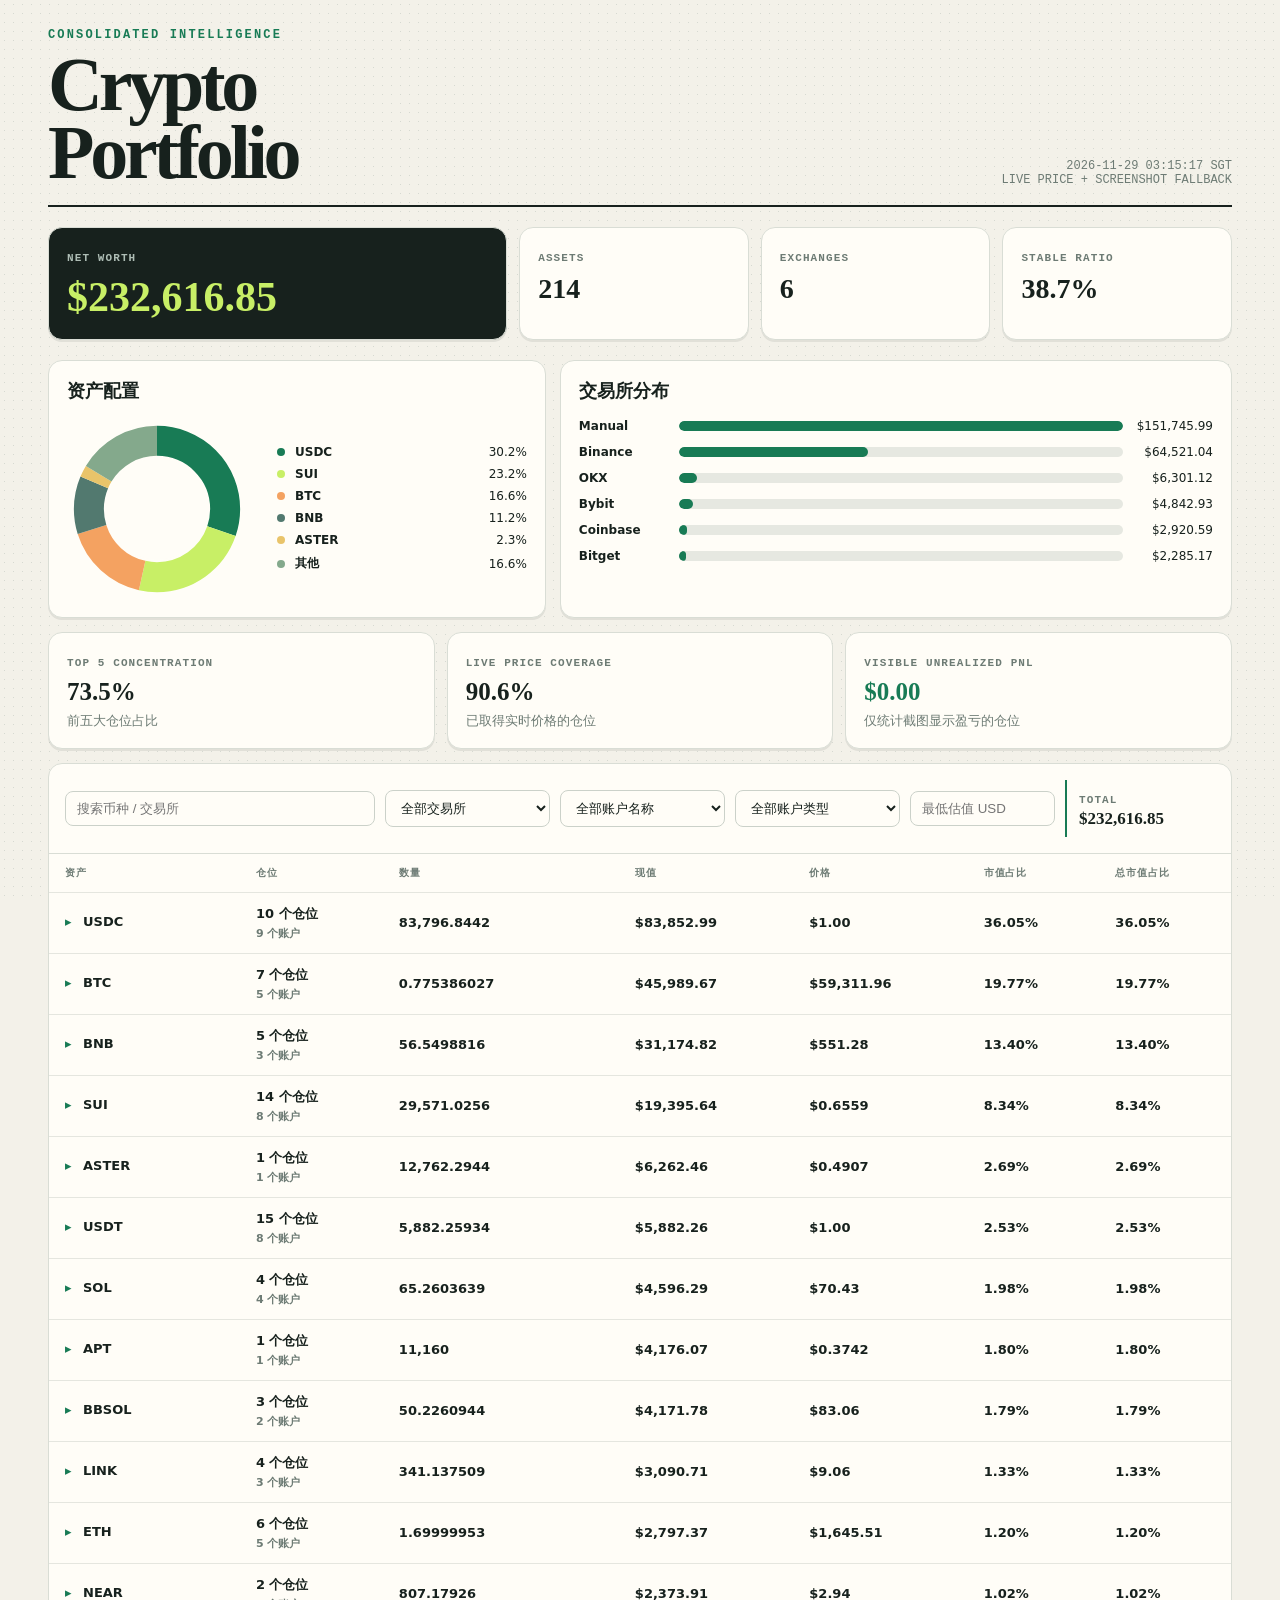
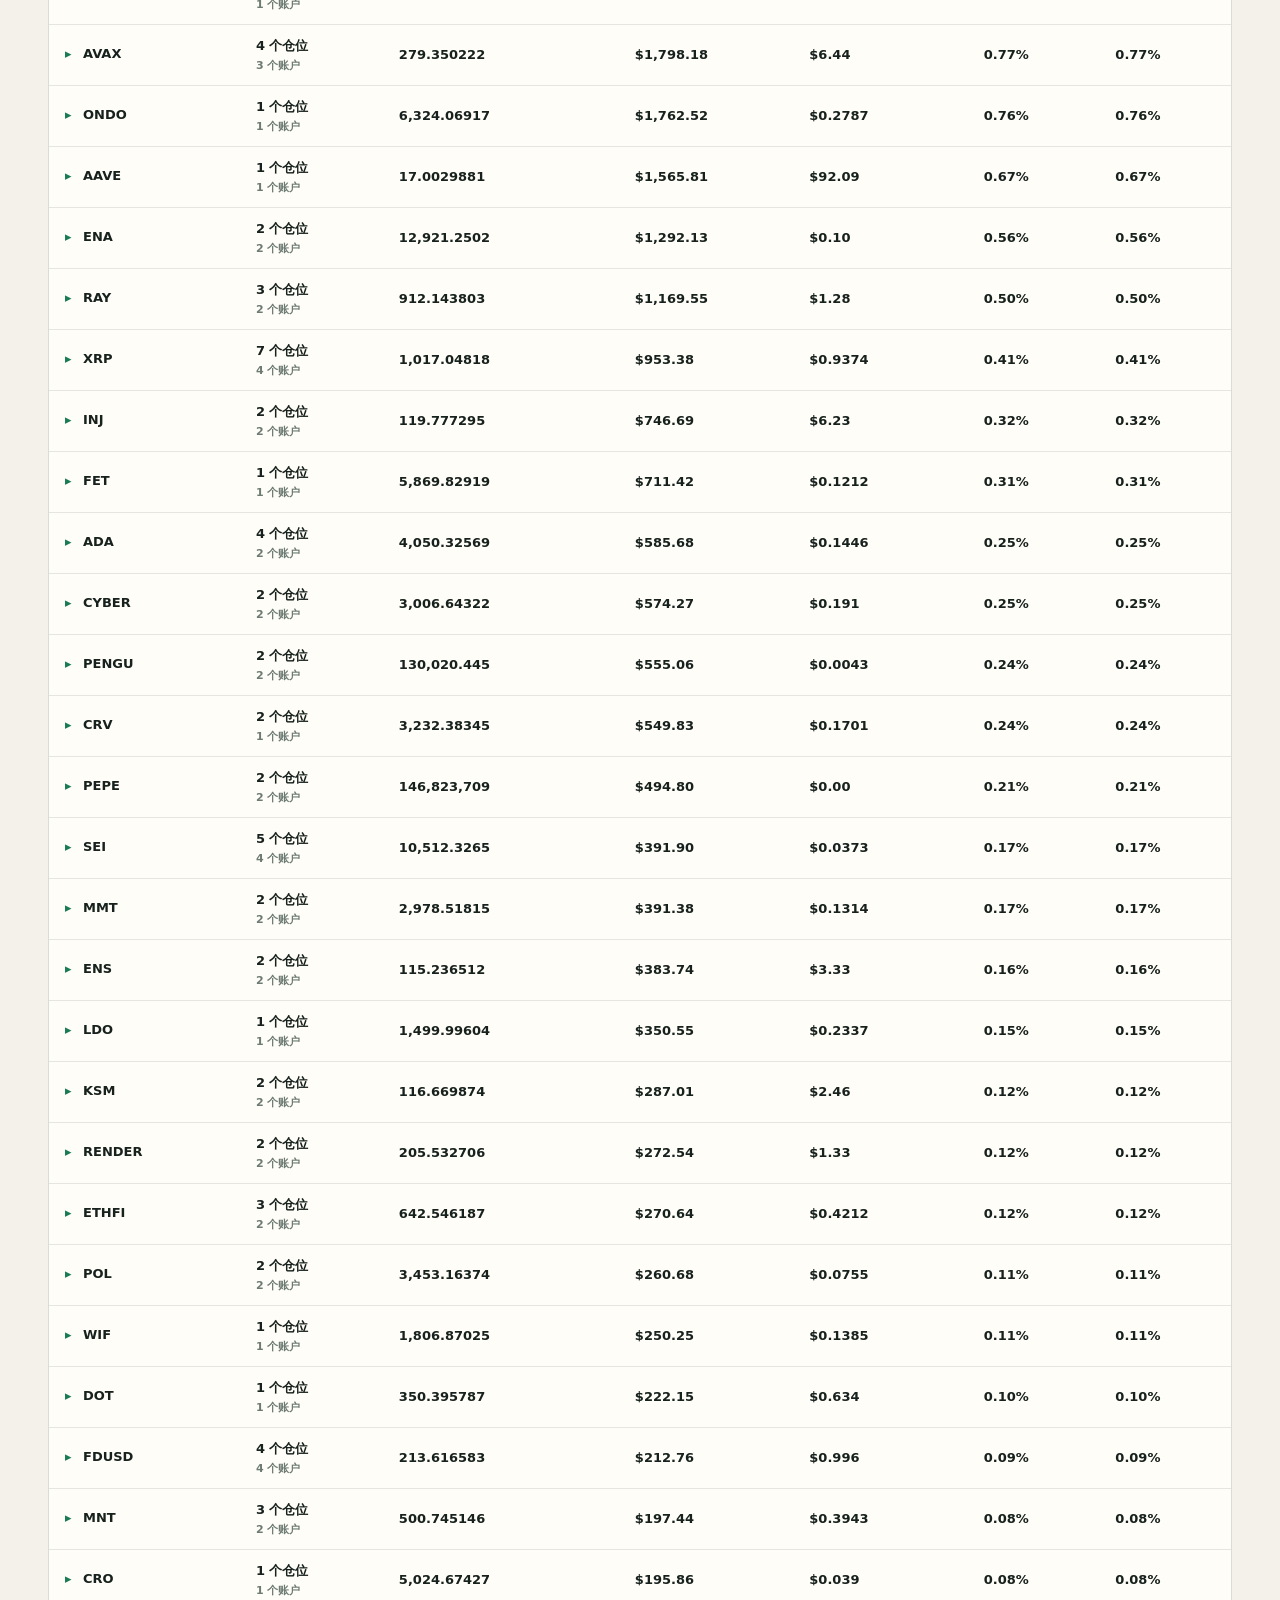
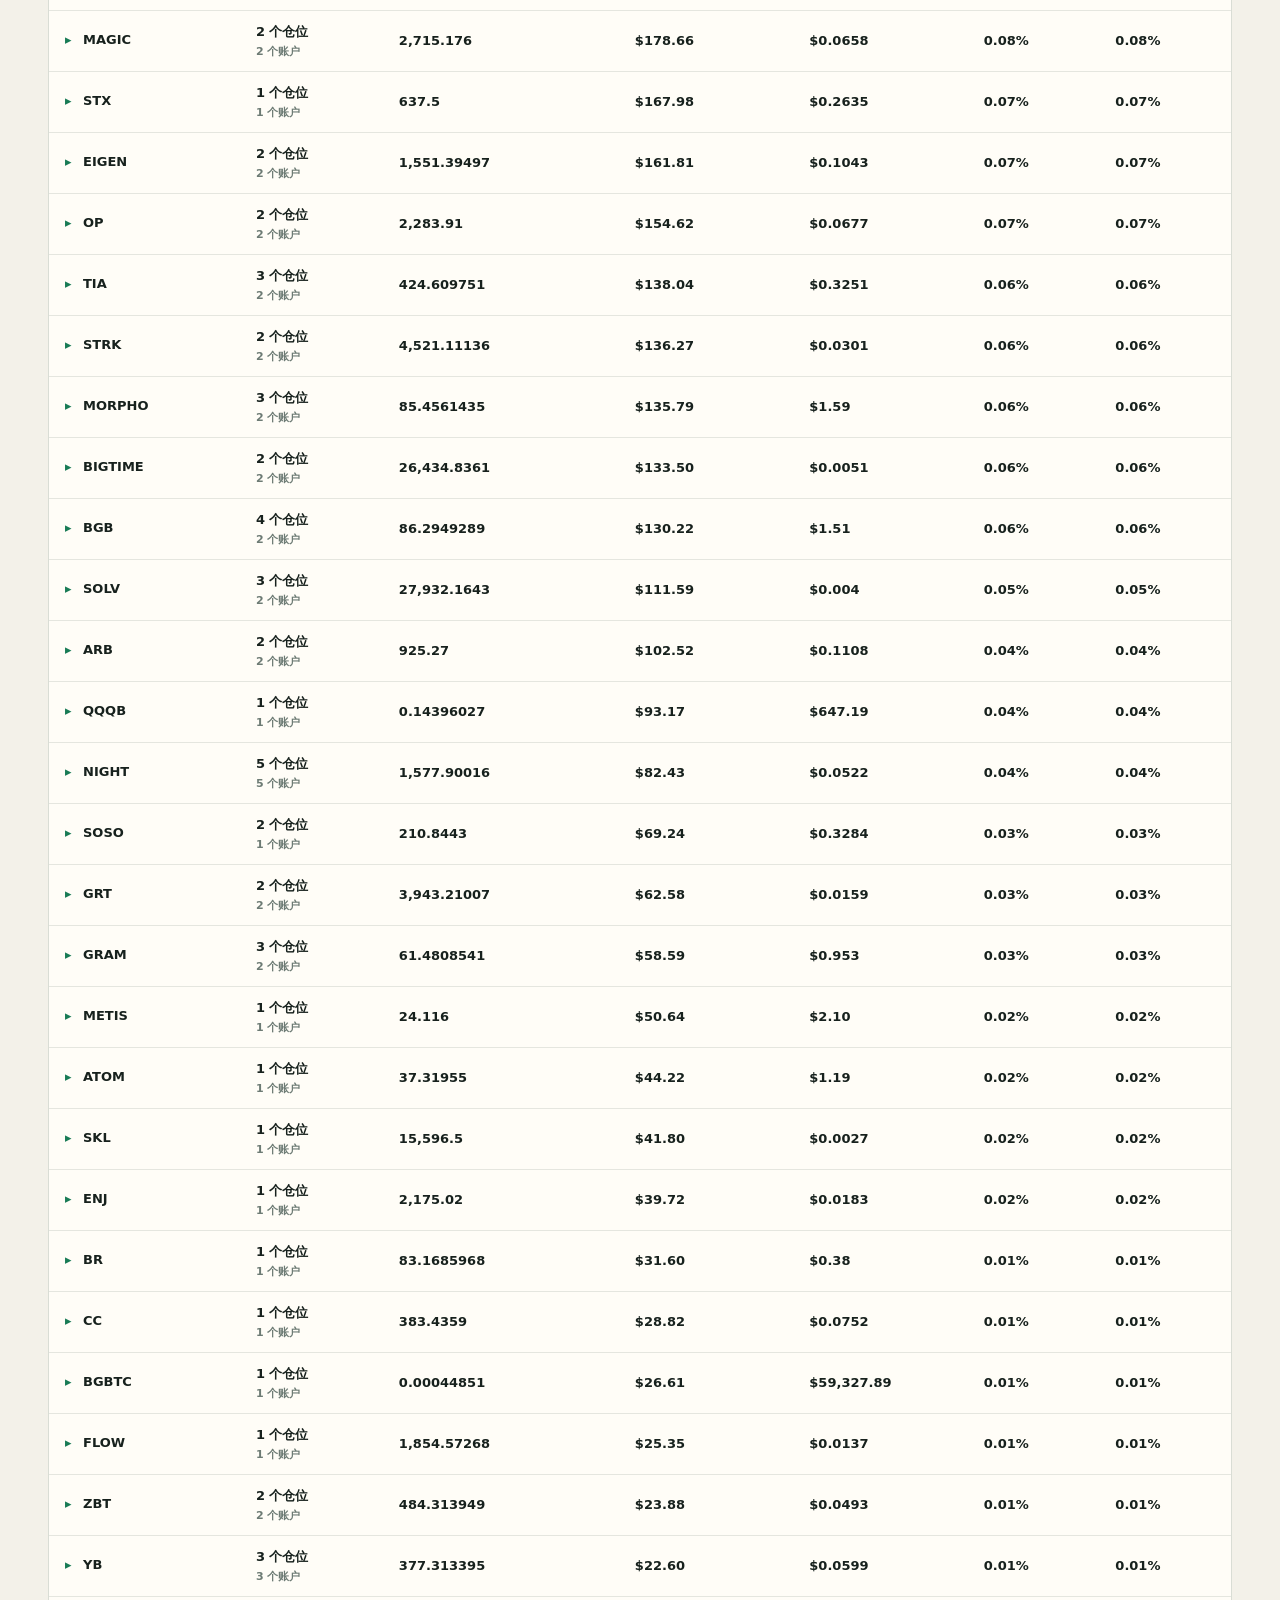
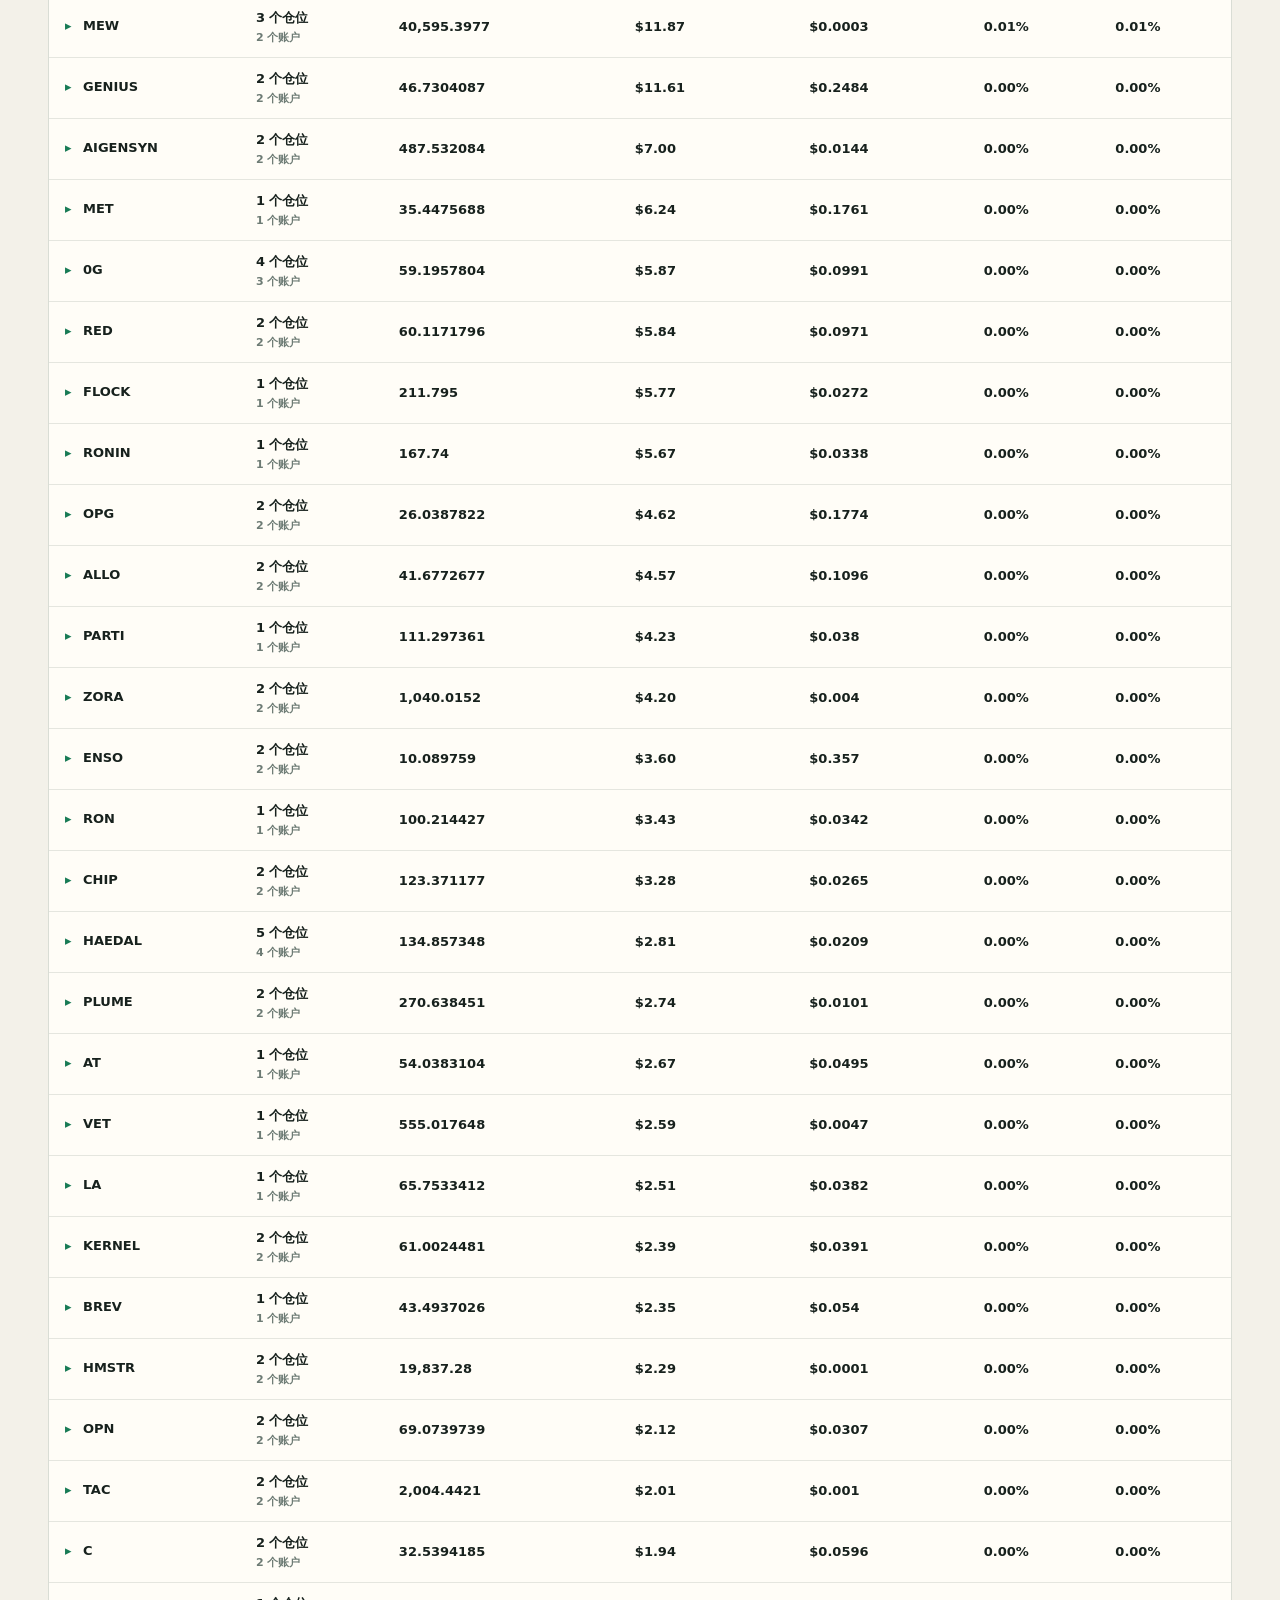
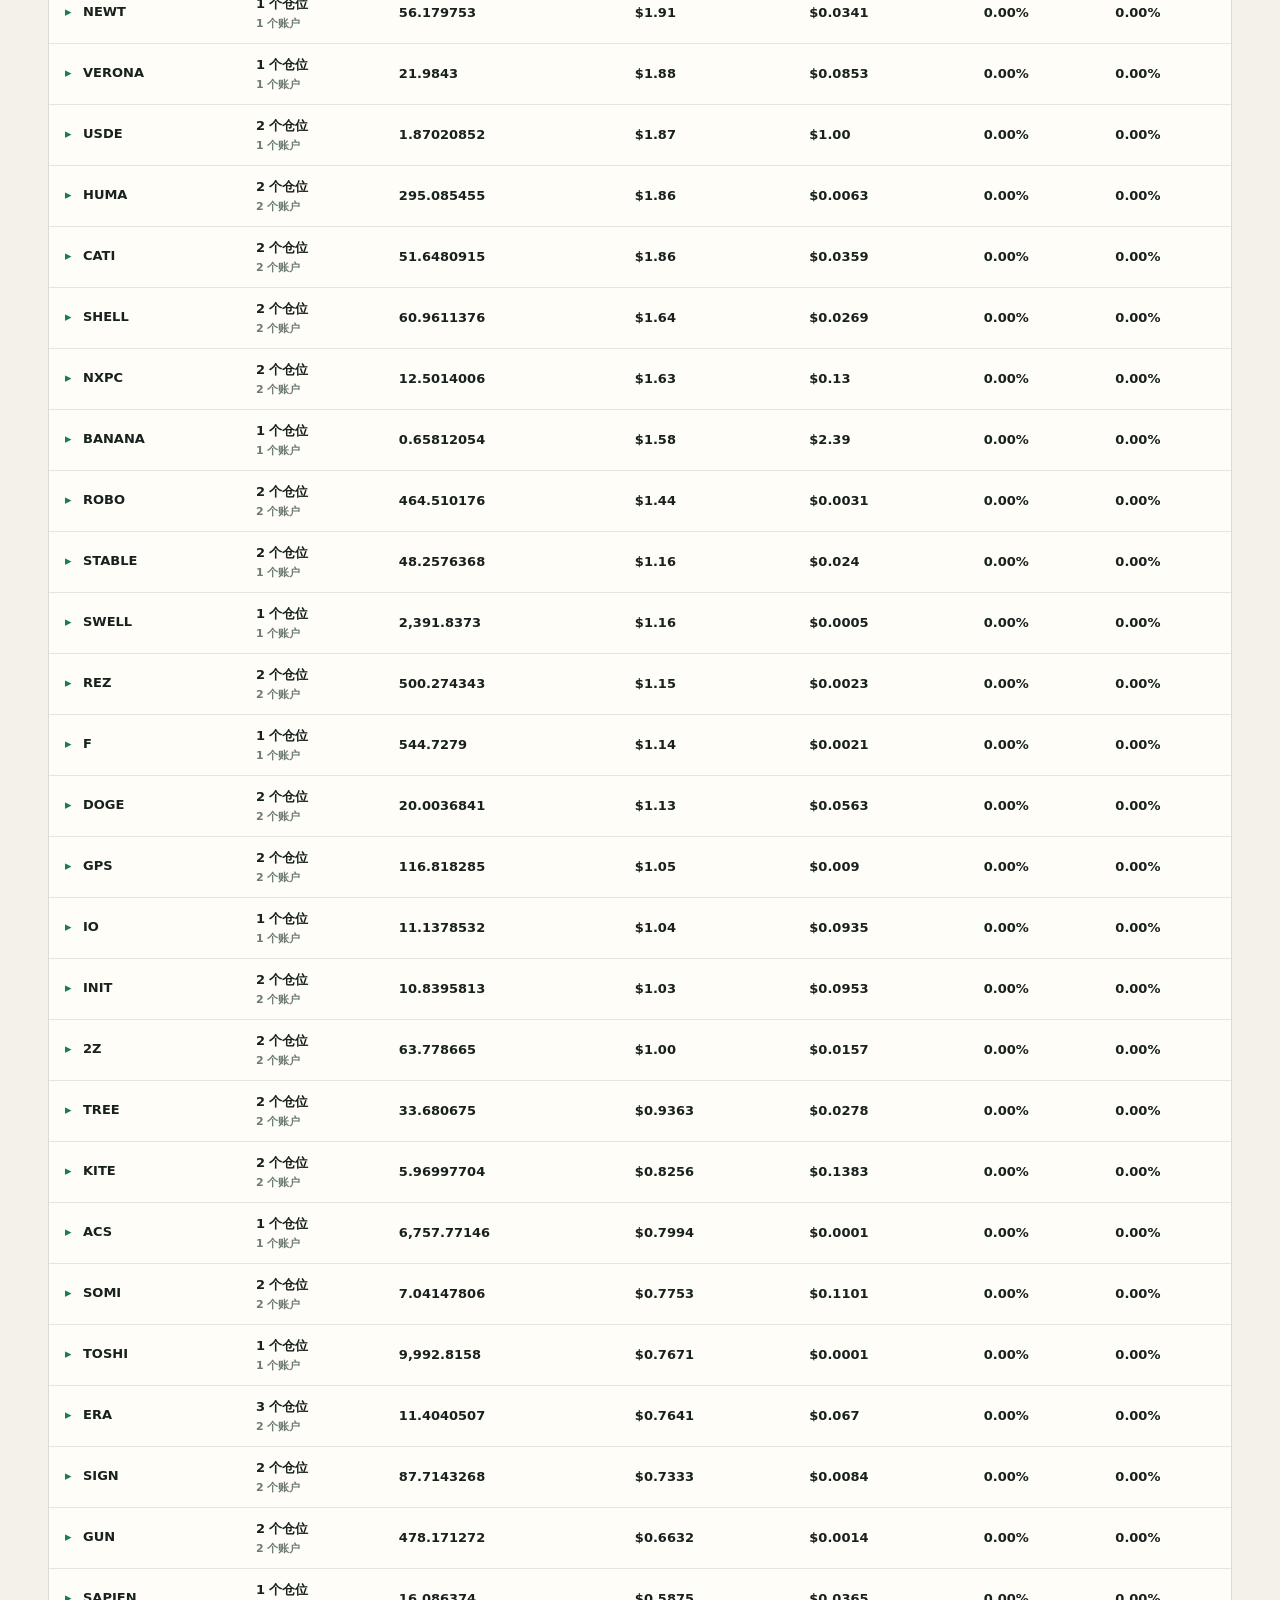
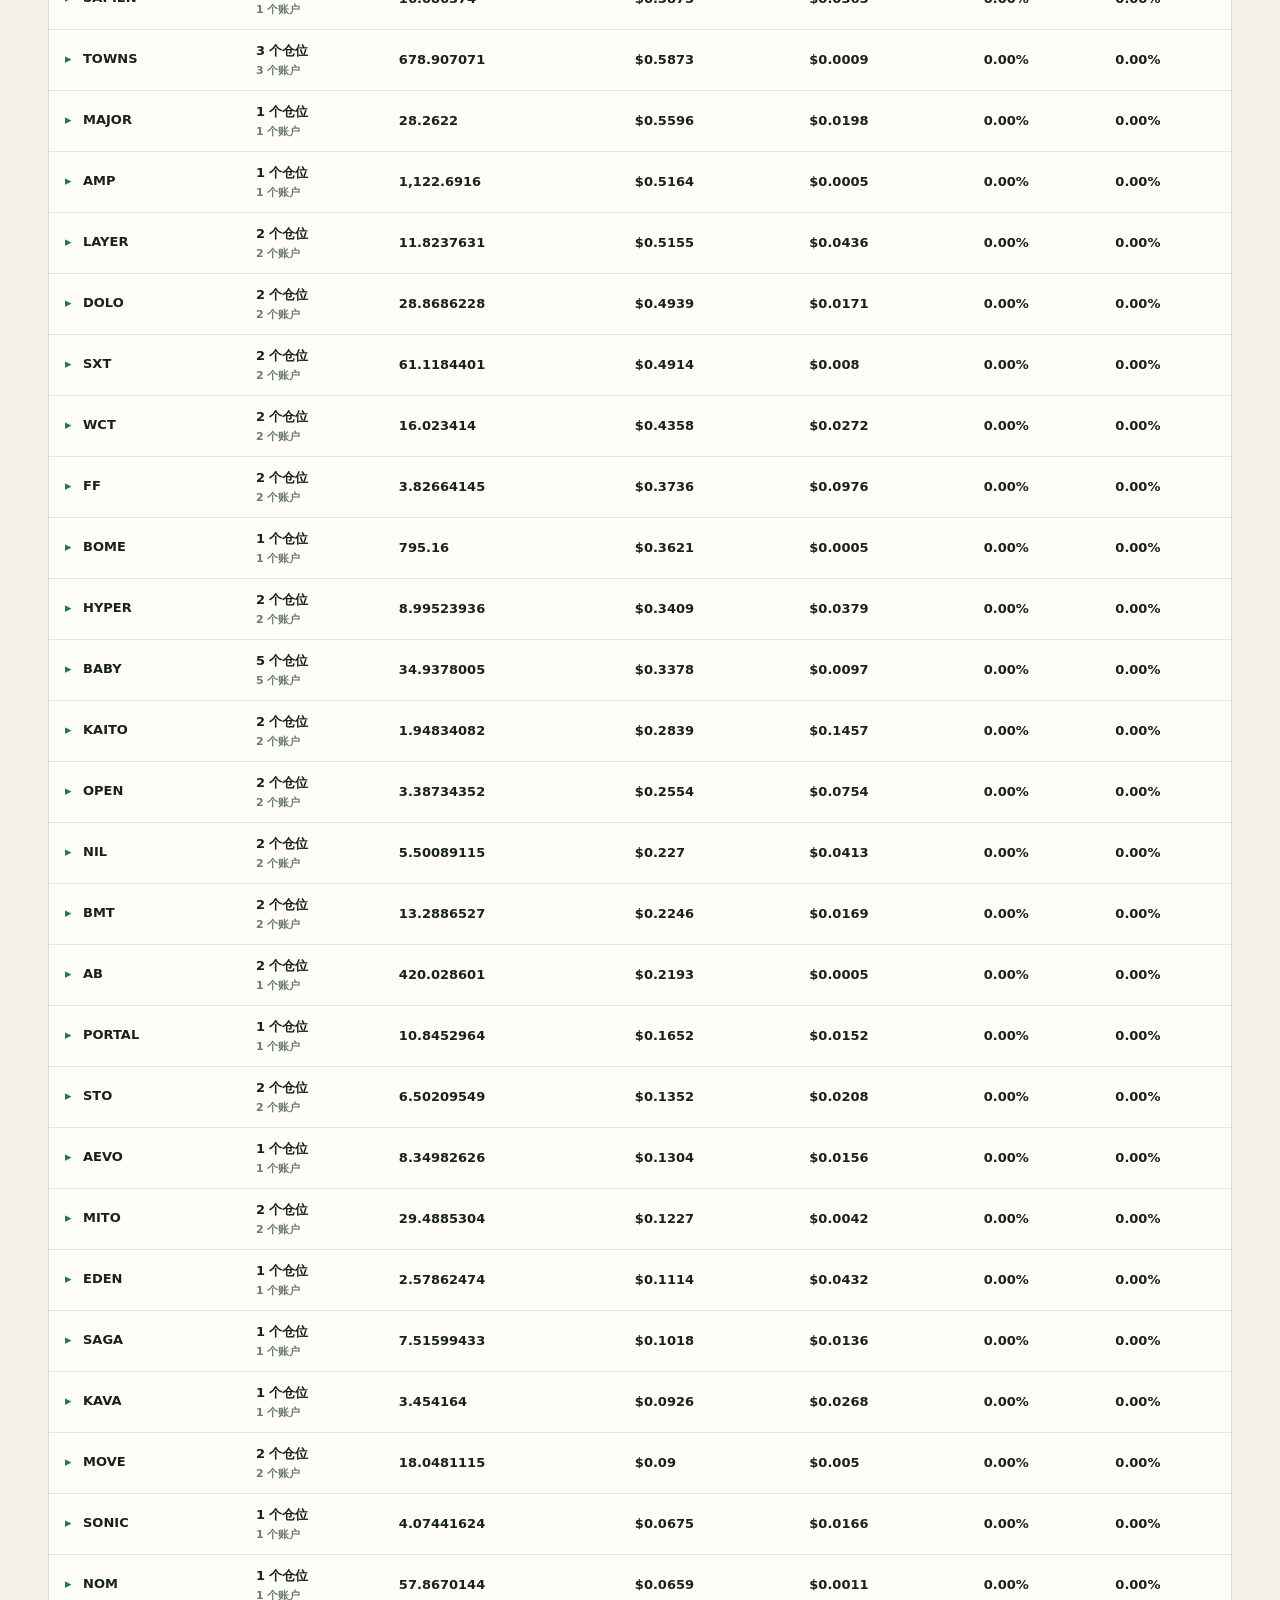
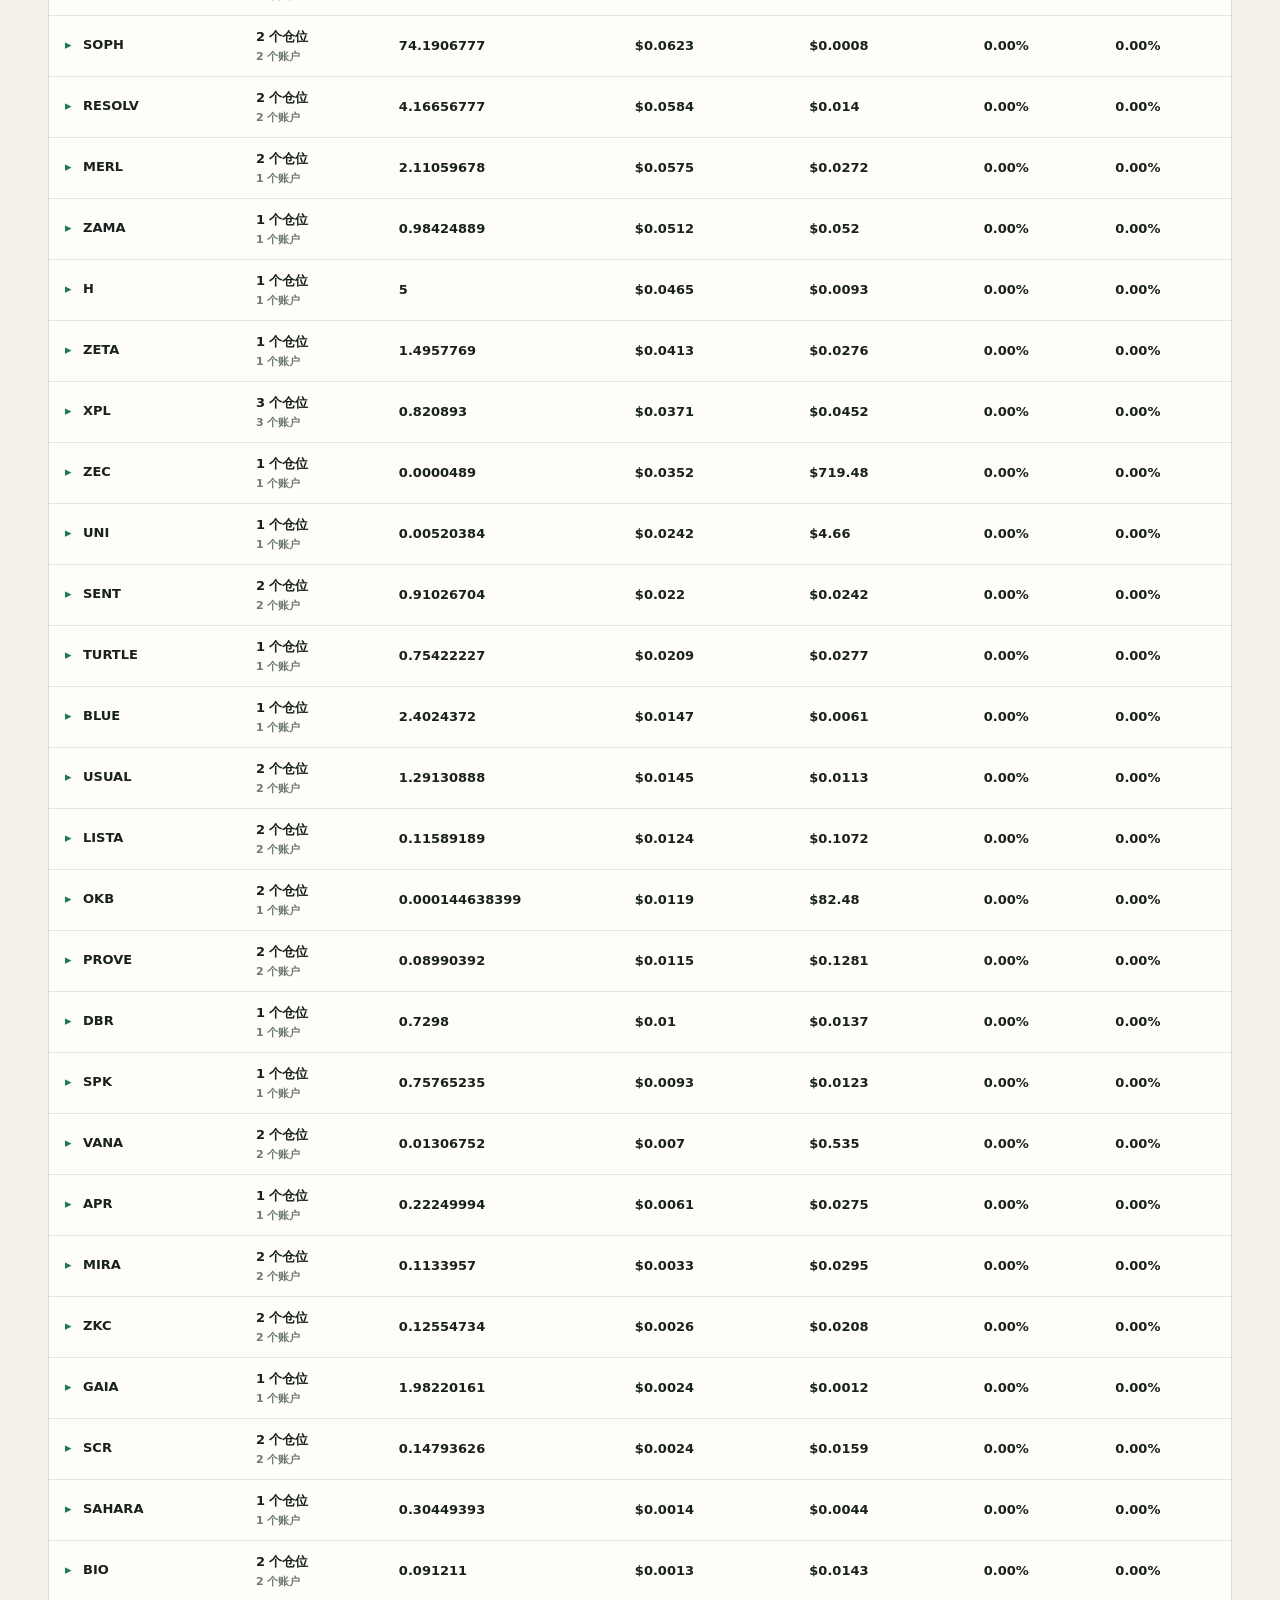
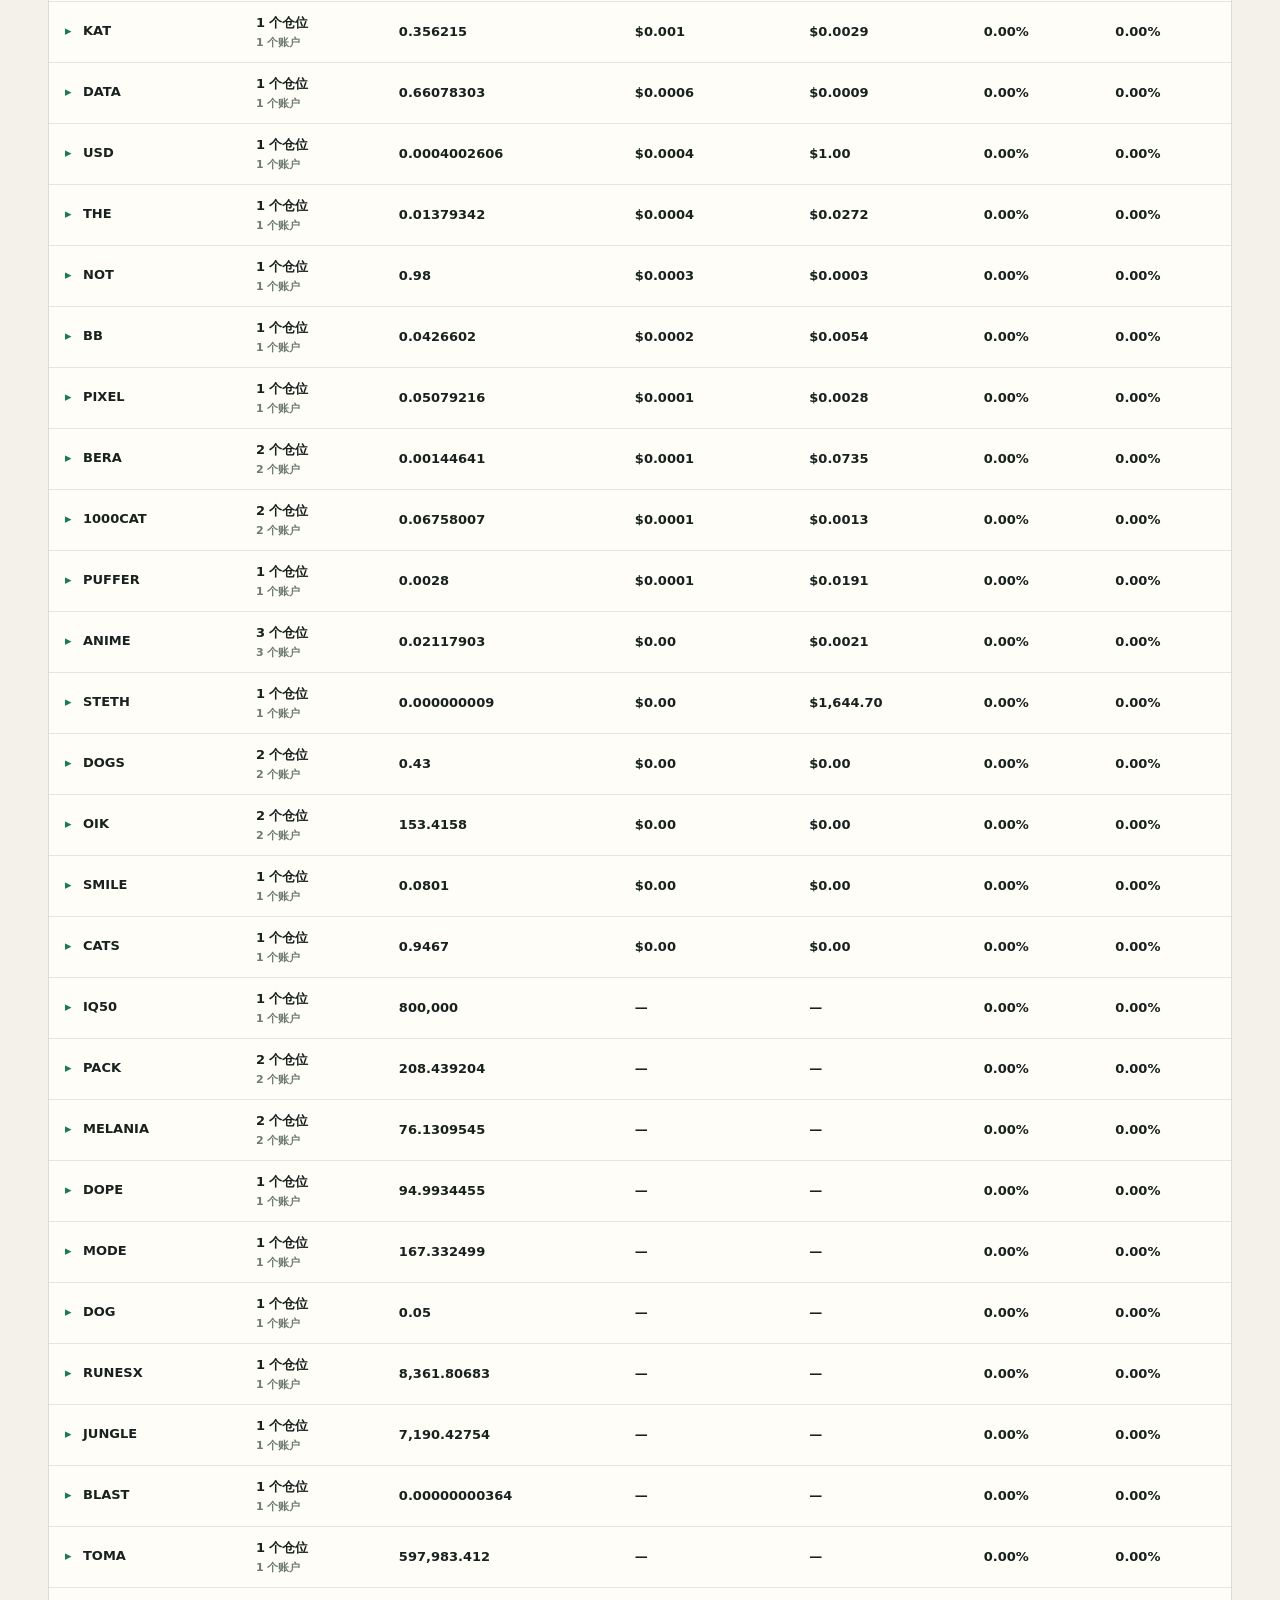
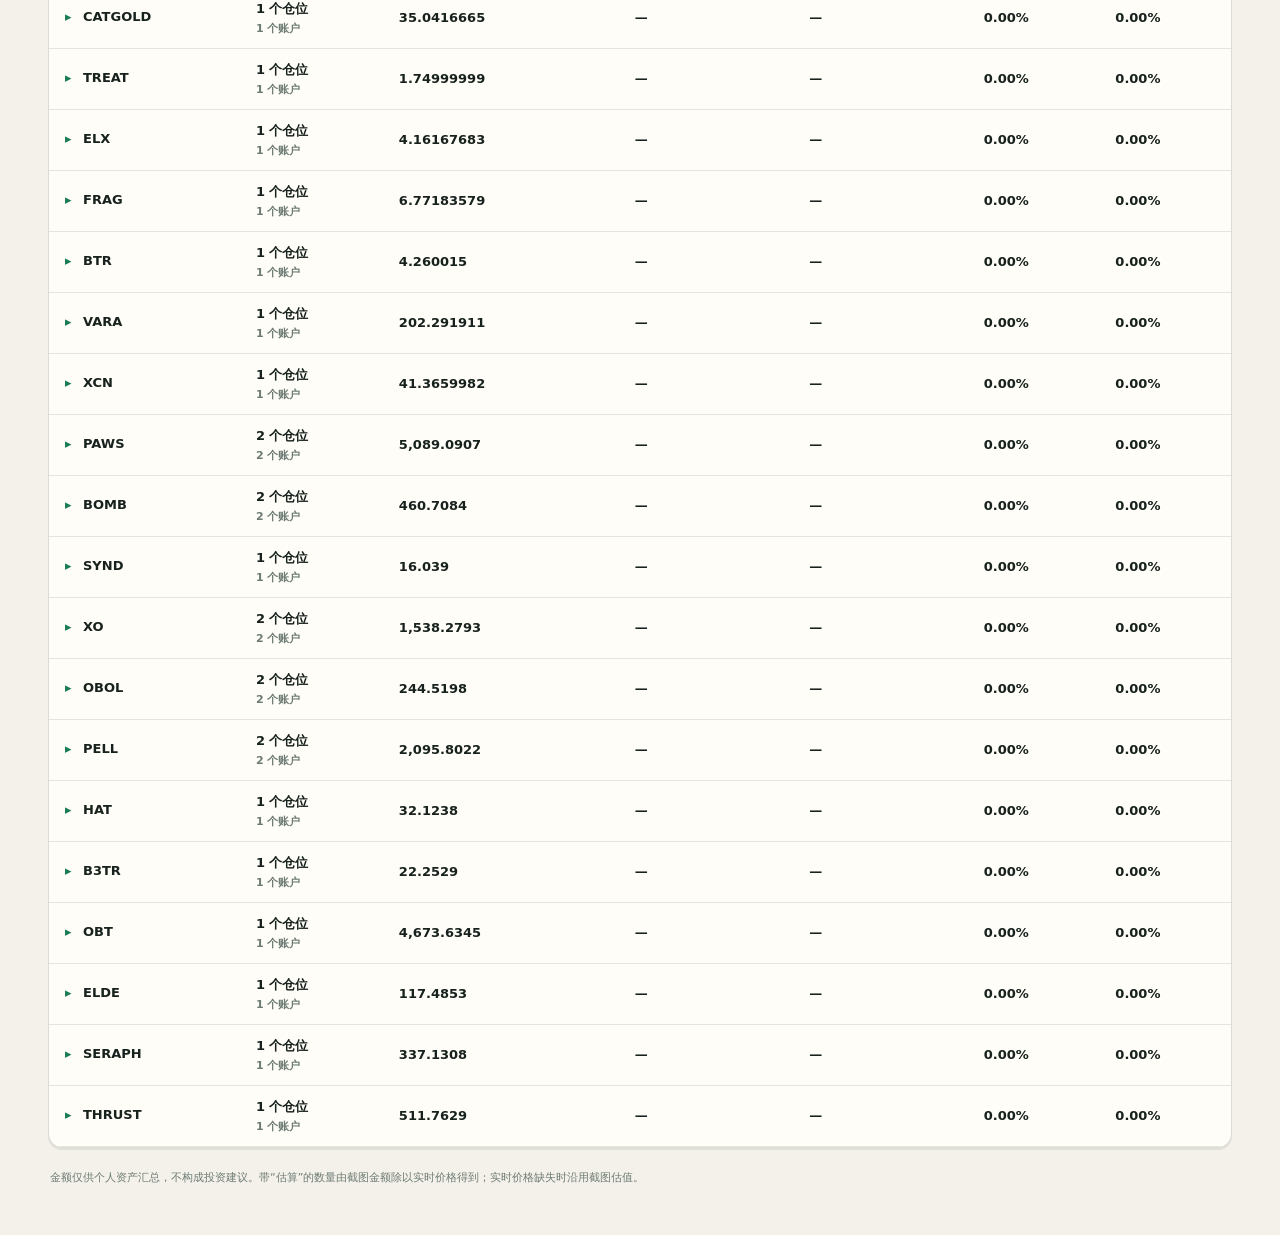
<file: dashboard.html>
<!doctype html>
<html lang="zh-CN"><head><meta charset="utf-8"><meta name="viewport" content="width=device-width,initial-scale=1">
<title>Crypto Portfolio</title>
<style>
:root{--ink:#17211d;--muted:#6d7b74;--paper:#f3f1e9;--card:#fffdf7;--line:#d9ddd5;--green:#187b55;--lime:#c8ef66;--orange:#f4a261}
*{box-sizing:border-box} body{margin:0;background:var(--paper);color:var(--ink);font-family:Inter,ui-sans-serif,system-ui,sans-serif}
body:before{content:"";position:fixed;inset:0;pointer-events:none;opacity:.18;background-image:radial-gradient(#567064 0.6px,transparent .6px);background-size:9px 9px}
.shell{position:relative;max-width:1240px;margin:auto;padding:28px} header{display:flex;justify-content:space-between;align-items:end;border-bottom:2px solid var(--ink);padding-bottom:18px}
.eyebrow{font:700 12px ui-monospace,monospace;letter-spacing:.18em;text-transform:uppercase;color:var(--green)} h1{font:800 clamp(34px,7vw,76px)/.9 Georgia,serif;margin:8px 0 0;letter-spacing:-.055em}
.stamp{font:12px ui-monospace,monospace;color:var(--muted);text-align:right} .metrics{display:grid;grid-template-columns:2fr repeat(3,1fr);gap:12px;margin:20px 0}
.metric,.panel{background:var(--card);border:1px solid var(--line);border-radius:14px;padding:18px;box-shadow:0 2px 0 rgba(23,33,29,.08)} .metric strong{display:block;font:800 28px Georgia,serif;margin-top:8px} .metric.hero{background:var(--ink);color:white} .metric.hero strong{font-size:42px;color:var(--lime)}
.label{font:700 11px ui-monospace,monospace;letter-spacing:.1em;text-transform:uppercase;color:var(--muted)} .hero .label{color:#aebdb5} .grid{display:grid;grid-template-columns:1fr 1.35fr;gap:14px} .panel h2{font:700 18px Georgia,serif;margin:0 0 16px}
.donut-wrap{display:grid;grid-template-columns:190px 1fr;align-items:center;gap:20px} #donut{width:180px;height:180px;transform:rotate(-90deg)} .legend{display:grid;gap:8px} .legend-row{display:grid;grid-template-columns:10px 1fr auto;gap:8px;align-items:center;font-size:12px} .dot{width:8px;height:8px;border-radius:50%}
.bar-row{display:grid;grid-template-columns:90px 1fr 80px;gap:10px;align-items:center;margin:12px 0;font-size:12px} .bar-track{height:10px;background:#e6e8e1;border-radius:9px;overflow:hidden} .bar{height:100%;background:var(--green);border-radius:9px} .right{text-align:right;font-variant-numeric:tabular-nums} .diagnostics{display:grid;grid-template-columns:repeat(3,1fr);gap:12px;margin-top:14px} .diagnostic strong{display:block;font:700 25px Georgia,serif;margin:8px 0 4px} .diagnostic small{color:var(--muted)}
.table-panel{margin-top:14px;padding:0;overflow:hidden} .tools{display:flex;flex-wrap:wrap;gap:10px;padding:16px;border-bottom:1px solid var(--line);align-items:center} input,select{min-width:0;background:transparent;border:1px solid #cbd1c9;border-radius:8px;padding:9px 11px;color:var(--ink)} #search{flex:1 1 280px} .tools select{flex:1 1 135px} #minValue{flex:0 1 145px} .list-total{margin-left:auto;min-width:150px;padding:8px 12px;border-left:2px solid var(--green)} .list-total strong{display:block;font:700 17px Georgia,serif;margin-top:2px} table{width:100%;min-width:940px;border-collapse:collapse} th,td{padding:12px 16px;text-align:left;border-bottom:1px solid #e5e6df;font-size:13px} .table-panel .right{text-align:left} th{font:700 10px ui-monospace,monospace;letter-spacing:.08em;color:var(--muted);text-transform:uppercase} tbody tr:hover{background:#f4f7ed} .group-row{cursor:pointer} .group-row td{font-weight:600} .detail-row{background:#f7f6ef;color:#526159} .detail-row td:first-child{padding-left:38px} .chevron{display:inline-block;width:18px;color:var(--green)} .coin{font-weight:800} .sub{display:block;color:var(--muted);font-size:11px;margin-top:3px} .estimate{color:#9a5e17} footer{padding:22px 2px;color:var(--muted);font-size:11px}
@media(max-width:760px){.shell{padding:16px} header{align-items:start} .stamp{display:none} .metrics{grid-template-columns:1fr 1fr} .metric.hero{grid-column:1/-1} .grid{grid-template-columns:1fr} .diagnostics{grid-template-columns:1fr} .donut-wrap{grid-template-columns:150px 1fr} #donut{width:145px;height:145px} th:nth-child(3),td:nth-child(3),th:nth-child(5),td:nth-child(5),th:nth-child(6),td:nth-child(6){display:none} th,td{padding:11px 9px} .tools>*{flex:1 1 145px!important} .list-total{margin-left:0}}
</style></head><body><main class="shell">
<header><div><div class="eyebrow">Consolidated Intelligence</div><h1>Crypto<br>Portfolio</h1></div><div class="stamp">2026-11-29 03:15:17 SGT<br>LIVE PRICE + SCREENSHOT FALLBACK</div></header>
<section class="metrics"><div class="metric hero"><span class="label">Net worth</span><strong id="total">-</strong></div><div class="metric"><span class="label">Assets</span><strong id="assetCount">-</strong></div><div class="metric"><span class="label">Exchanges</span><strong id="exchangeCount">-</strong></div><div class="metric"><span class="label">Stable ratio</span><strong id="stableRatio">-</strong></div></section>
<section class="grid"><div class="panel"><h2>资产配置</h2><div class="donut-wrap"><svg id="donut" viewBox="0 0 42 42"></svg><div class="legend" id="legend"></div></div></div><div class="panel"><h2>交易所分布</h2><div id="exchangeBars"></div></div></section>
<section class="diagnostics"><div class="panel diagnostic"><span class="label">Top 5 concentration</span><strong id="concentration">-</strong><small>前五大仓位占比</small></div><div class="panel diagnostic"><span class="label">Live price coverage</span><strong id="coverage">-</strong><small>已取得实时价格的仓位</small></div><div class="panel diagnostic"><span class="label">Visible unrealized PNL</span><strong id="pnl">-</strong><small>仅统计截图显示盈亏的仓位</small></div></section>
<section class="panel table-panel"><div class="tools"><input id="search" placeholder="搜索币种 / 交易所"><select id="exchange"><option value="">全部交易所</option></select><select id="accountName"><option value="">全部账户名称</option></select><select id="account"><option value="">全部账户类型</option></select><input id="minValue" type="number" min="0" step="1" placeholder="最低估值 USD"><div class="list-total"><span class="label">Total</span><strong id="listTotal">-</strong></div></div><div style="overflow:auto"><table><thead><tr><th>资产</th><th>仓位</th><th>数量</th><th>现值</th><th>价格</th><th>市值占比</th><th>总市值占比</th></tr></thead><tbody id="rows"></tbody></table></div></section>
<footer>金额仅供个人资产汇总，不构成投资建议。带“估算”的数量由截图金额除以实时价格得到；实时价格缺失时沿用截图估值。</footer>
</main><script>
const portfolio={"generated_at": "2026-11-28T19:15:17.803176+00:00", "model": null, "source": "exchange_api+manual", "total_value_usd": 232616.84606175503, "asset_count": 426, "priced_asset_count": 389, "source_count": 10, "assets": [{"exchange": "Manual", "account_name": "sui-onchain", "account_type": "Wallet", "symbol": "USDC", "name": null, "amount": 83272.0, "screenshot_value_usd": null, "manual_price_usd": null, "pnl_usd": null, "pnl_percent": null, "coingecko_id": "usd-coin", "confidence": 1.0, "source_image": null, "entry_type": "asset", "price_usd": 1.00067, "price_provider": "Binance", "amount_estimated": false, "current_value_usd": 83327.79224, "valuation_source": "live_price"}, {"exchange": "Manual", "account_name": "sui-onchain", "account_type": "Wallet", "symbol": "SUI", "name": null, "amount": 97945.0, "screenshot_value_usd": null, "manual_price_usd": null, "pnl_usd": null, "pnl_percent": null, "coingecko_id": null, "confidence": 1.0, "source_image": null, "entry_type": "asset", "price_usd": 0.6559, "price_provider": "Binance", "amount_estimated": false, "current_value_usd": 64242.1255, "valuation_source": "live_price"}, {"exchange": "Binance", "account_name": "bn_0", "account_type": "Flexible Loan Collateral", "symbol": "BTC", "name": null, "amount": 0.47711968, "screenshot_value_usd": null, "pnl_usd": null, "pnl_percent": null, "coingecko_id": "bitcoin", "confidence": 1.0, "source_image": null, "entry_type": "asset", "price_usd": 59311.96, "price_provider": "Binance", "amount_estimated": false, "current_value_usd": 28298.9033753728, "valuation_source": "live_price"}, {"exchange": "Binance", "account_name": "bn_0", "account_type": "Flexible Loan Collateral", "symbol": "BNB", "name": null, "amount": 35.6432416, "screenshot_value_usd": null, "pnl_usd": null, "pnl_percent": null, "coingecko_id": "binancecoin", "confidence": 1.0, "source_image": null, "entry_type": "asset", "price_usd": 551.28, "price_provider": "Binance", "amount_estimated": false, "current_value_usd": 19649.406229248, "valuation_source": "live_price"}, {"exchange": "Binance", "account_name": "bn_1", "account_type": "Flexible Loan Collateral", "symbol": "BTC", "name": null, "amount": 0.14278348, "screenshot_value_usd": null, "pnl_usd": null, "pnl_percent": null, "coingecko_id": "bitcoin", "confidence": 1.0, "source_image": null, "entry_type": "asset", "price_usd": 59311.96, "price_provider": "Binance", "amount_estimated": false, "current_value_usd": 8468.7680544208, "valuation_source": "live_price"}, {"exchange": "Binance", "account_name": "bn_1", "account_type": "Flexible Loan Collateral", "symbol": "BNB", "name": null, "amount": 15.00122198, "screenshot_value_usd": null, "pnl_usd": null, "pnl_percent": null, "coingecko_id": "binancecoin", "confidence": 1.0, "source_image": null, "entry_type": "asset", "price_usd": 551.28, "price_provider": "Binance", "amount_estimated": false, "current_value_usd": 8269.8736531344, "valuation_source": "live_price"}, {"exchange": "Binance", "account_name": "bn_1", "account_type": "Simple Earn Flexible", "symbol": "BTC", "name": null, "amount": 0.13920528, "screenshot_value_usd": null, "pnl_usd": null, "pnl_percent": null, "coingecko_id": "bitcoin", "confidence": 1.0, "source_image": null, "entry_type": "asset", "price_usd": 59311.96, "price_provider": "Binance", "amount_estimated": false, "current_value_usd": 8256.537999148799, "valuation_source": "live_price"}, {"exchange": "Binance", "account_name": "bn_0", "account_type": "Simple Earn Flexible", "symbol": "ASTER", "name": null, "amount": 12762.29436815, "screenshot_value_usd": null, "pnl_usd": null, "pnl_percent": null, "coingecko_id": null, "confidence": 1.0, "source_image": null, "entry_type": "asset", "price_usd": 0.4907, "price_provider": "Binance", "amount_estimated": false, "current_value_usd": 6262.457846451205, "valuation_source": "live_price"}, {"exchange": "Binance", "account_name": "bn_1", "account_type": "Simple Earn Flexible", "symbol": "USDT", "name": null, "amount": 5140.78318125, "screenshot_value_usd": null, "pnl_usd": null, "pnl_percent": null, "coingecko_id": "tether", "confidence": 1.0, "source_image": null, "entry_type": "asset", "price_usd": 1.0, "price_provider": "stablecoin peg", "amount_estimated": false, "current_value_usd": 5140.78318125, "valuation_source": "live_price"}, {"exchange": "Binance", "account_name": "bn_1", "account_type": "Simple Earn Flexible", "symbol": "SOL", "name": null, "amount": 65.26026513, "screenshot_value_usd": null, "pnl_usd": null, "pnl_percent": null, "coingecko_id": "solana", "confidence": 1.0, "source_image": null, "entry_type": "asset", "price_usd": 70.43, "price_provider": "Binance", "amount_estimated": false, "current_value_usd": 4596.2804731059, "valuation_source": "live_price"}, {"exchange": "Manual", "account_name": "apt-onchain", "account_type": "Wallet", "symbol": "APT", "name": null, "amount": 11160.0, "screenshot_value_usd": null, "manual_price_usd": null, "pnl_usd": null, "pnl_percent": null, "coingecko_id": null, "confidence": 1.0, "source_image": null, "entry_type": "asset", "price_usd": 0.3742, "price_provider": "Binance", "amount_estimated": false, "current_value_usd": 4176.072, "valuation_source": "live_price"}, {"exchange": "Bybit", "account_name": "bb_1", "account_type": "Earn FlexibleSaving", "symbol": "BBSOL", "name": null, "amount": 50.02075841, "screenshot_value_usd": null, "pnl_usd": null, "pnl_percent": null, "coingecko_id": null, "confidence": 1.0, "source_image": null, "entry_type": "asset", "price_usd": 83.06, "price_provider": "Bybit", "amount_estimated": false, "current_value_usd": 4154.7241935346, "valuation_source": "live_price"}, {"exchange": "Binance", "account_name": "bn_0", "account_type": "Simple Earn Flexible", "symbol": "BNB", "name": null, "amount": 5.85226086, "screenshot_value_usd": null, "pnl_usd": null, "pnl_percent": null, "coingecko_id": "binancecoin", "confidence": 1.0, "source_image": null, "entry_type": "asset", "price_usd": 551.28, "price_provider": "Binance", "amount_estimated": false, "current_value_usd": 3226.2343669008, "valuation_source": "live_price"}, {"exchange": "Binance", "account_name": "bn_0", "account_type": "Flexible Loan Collateral", "symbol": "NEAR", "name": null, "amount": 807.17925552, "screenshot_value_usd": null, "pnl_usd": null, "pnl_percent": null, "coingecko_id": null, "confidence": 1.0, "source_image": null, "entry_type": "asset", "price_usd": 2.941, "price_provider": "Binance", "amount_estimated": false, "current_value_usd": 2373.91419048432, "valuation_source": "live_price"}, {"exchange": "Binance", "account_name": "bn_0", "account_type": "Flexible Loan Collateral", "symbol": "ETH", "name": null, "amount": 1.27880905, "screenshot_value_usd": null, "pnl_usd": null, "pnl_percent": null, "coingecko_id": "ethereum", "confidence": 1.0, "source_image": null, "entry_type": "asset", "price_usd": 1645.51, "price_provider": "Binance", "amount_estimated": false, "current_value_usd": 2104.2930798655, "valuation_source": "live_price"}, {"exchange": "Binance", "account_name": "bn_1", "account_type": "Simple Earn Flexible", "symbol": "ONDO", "name": null, "amount": 6324.06917209, "screenshot_value_usd": null, "pnl_usd": null, "pnl_percent": null, "coingecko_id": null, "confidence": 1.0, "source_image": null, "entry_type": "asset", "price_usd": 0.2787, "price_provider": "Binance", "amount_estimated": false, "current_value_usd": 1762.5180782614832, "valuation_source": "live_price"}, {"exchange": "Binance", "account_name": "bn_1", "account_type": "Simple Earn Flexible", "symbol": "AAVE", "name": null, "amount": 17.00298812, "screenshot_value_usd": null, "pnl_usd": null, "pnl_percent": null, "coingecko_id": null, "confidence": 1.0, "source_image": null, "entry_type": "asset", "price_usd": 92.09, "price_provider": "Binance", "amount_estimated": false, "current_value_usd": 1565.8051759708, "valuation_source": "live_price"}, {"exchange": "Binance", "account_name": "bn_1", "account_type": "Simple Earn Flexible", "symbol": "LINK", "name": null, "amount": 149.86516366, "screenshot_value_usd": null, "pnl_usd": null, "pnl_percent": null, "coingecko_id": "chainlink", "confidence": 1.0, "source_image": null, "entry_type": "asset", "price_usd": 9.06, "price_provider": "Binance", "amount_estimated": false, "current_value_usd": 1357.7783827596002, "valuation_source": "live_price"}, {"exchange": "Binance", "account_name": "bn_1", "account_type": "Simple Earn Flexible", "symbol": "ENA", "name": null, "amount": 12920.89296969, "screenshot_value_usd": null, "pnl_usd": null, "pnl_percent": null, "coingecko_id": null, "confidence": 1.0, "source_image": null, "entry_type": "asset", "price_usd": 0.1, "price_provider": "Binance", "amount_estimated": false, "current_value_usd": 1292.089296969, "valuation_source": "live_price"}, {"exchange": "Binance", "account_name": "bn_1", "account_type": "Simple Earn Flexible", "symbol": "XRP", "name": null, "amount": 1003.41187003, "screenshot_value_usd": null, "pnl_usd": null, "pnl_percent": null, "coingecko_id": "ripple", "confidence": 1.0, "source_image": null, "entry_type": "asset", "price_usd": 0.9374, "price_provider": "Binance", "amount_estimated": false, "current_value_usd": 940.598286966122, "valuation_source": "live_price"}, {"exchange": "Coinbase", "account_name": "cb_0", "account_type": "Advanced Trade", "symbol": "LINK", "name": null, "amount": 103.44, "screenshot_value_usd": null, "pnl_usd": null, "pnl_percent": null, "coingecko_id": "chainlink", "confidence": 1.0, "source_image": null, "entry_type": "asset", "price_usd": 9.06, "price_provider": "Binance", "amount_estimated": false, "current_value_usd": 937.1664000000001, "valuation_source": "live_price"}, {"exchange": "OKX", "account_name": "okx_1", "account_type": "Simple Earn", "symbol": "AVAX", "name": null, "amount": 134.7795189, "screenshot_value_usd": null, "pnl_usd": null, "pnl_percent": null, "coingecko_id": null, "confidence": 1.0, "source_image": null, "entry_type": "asset", "price_usd": 6.437, "price_provider": "Binance", "amount_estimated": false, "current_value_usd": 867.5757631593, "valuation_source": "live_price"}, {"exchange": "Binance", "account_name": "bn_1", "account_type": "Simple Earn Flexible", "symbol": "RAY", "name": null, "amount": 611.47109512, "screenshot_value_usd": null, "pnl_usd": null, "pnl_percent": null, "coingecko_id": null, "confidence": 1.0, "source_image": null, "entry_type": "asset", "price_usd": 1.2822, "price_provider": "Binance", "amount_estimated": false, "current_value_usd": 784.028238162864, "valuation_source": "live_price"}, {"exchange": "OKX", "account_name": "okx_1", "account_type": "Funding", "symbol": "LINK", "name": null, "amount": 79.936, "screenshot_value_usd": null, "pnl_usd": null, "pnl_percent": null, "coingecko_id": "chainlink", "confidence": 1.0, "source_image": null, "entry_type": "asset", "price_usd": 9.06, "price_provider": "Binance", "amount_estimated": false, "current_value_usd": 724.2201600000001, "valuation_source": "live_price"}, {"exchange": "Binance", "account_name": "bn_1", "account_type": "Simple Earn Flexible", "symbol": "FET", "name": null, "amount": 5869.82919393, "screenshot_value_usd": null, "pnl_usd": null, "pnl_percent": null, "coingecko_id": null, "confidence": 1.0, "source_image": null, "entry_type": "asset", "price_usd": 0.1212, "price_provider": "Binance", "amount_estimated": false, "current_value_usd": 711.423298304316, "valuation_source": "live_price"}, {"exchange": "OKX", "account_name": "okx_0", "account_type": "Simple Earn", "symbol": "BTC", "name": null, "amount": 0.00978036, "screenshot_value_usd": null, "pnl_usd": null, "pnl_percent": null, "coingecko_id": "bitcoin", "confidence": 1.0, "source_image": null, "entry_type": "asset", "price_usd": 59311.96, "price_provider": "Binance", "amount_estimated": false, "current_value_usd": 580.0923211056, "valuation_source": "live_price"}, {"exchange": "OKX", "account_name": "okx_1", "account_type": "Simple Earn", "symbol": "INJ", "name": null, "amount": 92.75729526, "screenshot_value_usd": null, "pnl_usd": null, "pnl_percent": null, "coingecko_id": null, "confidence": 1.0, "source_image": null, "entry_type": "asset", "price_usd": 6.234, "price_provider": "Binance", "amount_estimated": false, "current_value_usd": 578.2489786508401, "valuation_source": "live_price"}, {"exchange": "Binance", "account_name": "bn_1", "account_type": "Simple Earn Flexible", "symbol": "CYBER", "name": null, "amount": 3006.5236497, "screenshot_value_usd": null, "pnl_usd": null, "pnl_percent": null, "coingecko_id": null, "confidence": 1.0, "source_image": null, "entry_type": "asset", "price_usd": 0.191, "price_provider": "Binance", "amount_estimated": false, "current_value_usd": 574.2460170927001, "valuation_source": "live_price"}, {"exchange": "Binance", "account_name": "bn_0", "account_type": "Simple Earn Flexible", "symbol": "PENGU", "name": null, "amount": 130020.38204866, "screenshot_value_usd": null, "pnl_usd": null, "pnl_percent": null, "coingecko_id": null, "confidence": 1.0, "source_image": null, "entry_type": "asset", "price_usd": 0.004269, "price_provider": "Binance", "amount_estimated": false, "current_value_usd": 555.0570109657295, "valuation_source": "live_price"}, {"exchange": "OKX", "account_name": "okx_1", "account_type": "Simple Earn", "symbol": "CRV", "name": null, "amount": 3232.38344667, "screenshot_value_usd": null, "pnl_usd": null, "pnl_percent": null, "coingecko_id": null, "confidence": 1.0, "source_image": null, "entry_type": "asset", "price_usd": 0.1701, "price_provider": "Binance", "amount_estimated": false, "current_value_usd": 549.828424278567, "valuation_source": "live_price"}, {"exchange": "OKX", "account_name": "okx_1", "account_type": "Simple Earn", "symbol": "ETH", "name": null, "amount": 0.31979647, "screenshot_value_usd": null, "pnl_usd": null, "pnl_percent": null, "coingecko_id": "ethereum", "confidence": 1.0, "source_image": null, "entry_type": "asset", "price_usd": 1645.51, "price_provider": "Binance", "amount_estimated": false, "current_value_usd": 526.2282893497, "valuation_source": "live_price"}, {"exchange": "Bitget", "account_name": "bg_0", "account_type": "Earn", "symbol": "USDC", "name": null, "amount": 511.37296864, "screenshot_value_usd": null, "pnl_usd": null, "pnl_percent": null, "coingecko_id": "usd-coin", "confidence": 1.0, "source_image": null, "entry_type": "asset", "price_usd": 1.00067, "price_provider": "Binance", "amount_estimated": false, "current_value_usd": 511.7155885289888, "valuation_source": "live_price"}, {"exchange": "Binance", "account_name": "bn_1", "account_type": "Simple Earn Flexible", "symbol": "AVAX", "name": null, "amount": 76.85288314, "screenshot_value_usd": null, "pnl_usd": null, "pnl_percent": null, "coingecko_id": null, "confidence": 1.0, "source_image": null, "entry_type": "asset", "price_usd": 6.437, "price_provider": "Binance", "amount_estimated": false, "current_value_usd": 494.70200877218, "valuation_source": "live_price"}, {"exchange": "OKX", "account_name": "okx_1", "account_type": "Funding", "symbol": "PEPE", "name": null, "amount": 143016431.2, "screenshot_value_usd": null, "pnl_usd": null, "pnl_percent": null, "coingecko_id": "pepe", "confidence": 1.0, "source_image": null, "entry_type": "asset", "price_usd": 3.37e-06, "price_provider": "Binance", "amount_estimated": false, "current_value_usd": 481.96537314399995, "valuation_source": "live_price"}, {"exchange": "Coinbase", "account_name": "cb_0", "account_type": "Advanced Trade", "symbol": "AVAX", "name": null, "amount": 67.71782, "screenshot_value_usd": null, "pnl_usd": null, "pnl_percent": null, "coingecko_id": null, "confidence": 1.0, "source_image": null, "entry_type": "asset", "price_usd": 6.437, "price_provider": "Binance", "amount_estimated": false, "current_value_usd": 435.89960734000005, "valuation_source": "live_price"}, {"exchange": "Binance", "account_name": "bn_0", "account_type": "Simple Earn Flexible", "symbol": "BTC", "name": null, "amount": 0.00649721, "screenshot_value_usd": null, "pnl_usd": null, "pnl_percent": null, "coingecko_id": "bitcoin", "confidence": 1.0, "source_image": null, "entry_type": "asset", "price_usd": 59311.96, "price_provider": "Binance", "amount_estimated": false, "current_value_usd": 385.36225963159995, "valuation_source": "live_price"}, {"exchange": "Bitget", "account_name": "bg_1", "account_type": "Earn", "symbol": "RAY", "name": null, "amount": 299.80616688, "screenshot_value_usd": null, "pnl_usd": null, "pnl_percent": null, "coingecko_id": null, "confidence": 1.0, "source_image": null, "entry_type": "asset", "price_usd": 1.2822, "price_provider": "Binance", "amount_estimated": false, "current_value_usd": 384.411467173536, "valuation_source": "live_price"}, {"exchange": "Binance", "account_name": "bn_1", "account_type": "Simple Earn Flexible", "symbol": "ENS", "name": null, "amount": 115.22647867, "screenshot_value_usd": null, "pnl_usd": null, "pnl_percent": null, "coingecko_id": null, "confidence": 1.0, "source_image": null, "entry_type": "asset", "price_usd": 3.33, "price_provider": "Binance", "amount_estimated": false, "current_value_usd": 383.70417397110003, "valuation_source": "live_price"}, {"exchange": "OKX", "account_name": "okx_0", "account_type": "Simple Earn", "symbol": "USDT", "name": null, "amount": 383.16175032, "screenshot_value_usd": null, "pnl_usd": null, "pnl_percent": null, "coingecko_id": "tether", "confidence": 1.0, "source_image": null, "entry_type": "asset", "price_usd": 1.0, "price_provider": "stablecoin peg", "amount_estimated": false, "current_value_usd": 383.16175032, "valuation_source": "live_price"}, {"exchange": "Binance", "account_name": "bn_1", "account_type": "Simple Earn Flexible", "symbol": "MMT", "name": null, "amount": 2673.24197323, "screenshot_value_usd": null, "pnl_usd": null, "pnl_percent": null, "coingecko_id": null, "confidence": 1.0, "source_image": null, "entry_type": "asset", "price_usd": 0.1314, "price_provider": "Binance", "amount_estimated": false, "current_value_usd": 351.26399528242194, "valuation_source": "live_price"}, {"exchange": "Binance", "account_name": "bn_1", "account_type": "Simple Earn Flexible", "symbol": "LDO", "name": null, "amount": 1499.99603572, "screenshot_value_usd": null, "pnl_usd": null, "pnl_percent": null, "coingecko_id": null, "confidence": 1.0, "source_image": null, "entry_type": "asset", "price_usd": 0.2337, "price_provider": "Binance", "amount_estimated": false, "current_value_usd": 350.549073547764, "valuation_source": "live_price"}, {"exchange": "Bitget", "account_name": "bg_1", "account_type": "Earn", "symbol": "ADA", "name": null, "amount": 2037.1434515, "screenshot_value_usd": null, "pnl_usd": null, "pnl_percent": null, "coingecko_id": "cardano", "confidence": 1.0, "source_image": null, "entry_type": "asset", "price_usd": 0.1446, "price_provider": "Binance", "amount_estimated": false, "current_value_usd": 294.5709430869, "valuation_source": "live_price"}, {"exchange": "OKX", "account_name": "okx_1", "account_type": "Funding", "symbol": "ADA", "name": null, "amount": 2009.8983042750604, "screenshot_value_usd": null, "pnl_usd": null, "pnl_percent": null, "coingecko_id": "cardano", "confidence": 1.0, "source_image": null, "entry_type": "asset", "price_usd": 0.1446, "price_provider": "Binance", "amount_estimated": false, "current_value_usd": 290.6312947981737, "valuation_source": "live_price"}, {"exchange": "Bitget", "account_name": "bg_1", "account_type": "Earn", "symbol": "ETHFI", "name": null, "amount": 638.25742846, "screenshot_value_usd": null, "pnl_usd": null, "pnl_percent": null, "coingecko_id": null, "confidence": 1.0, "source_image": null, "entry_type": "asset", "price_usd": 0.4212, "price_provider": "Binance", "amount_estimated": false, "current_value_usd": 268.834028867352, "valuation_source": "live_price"}, {"exchange": "OKX", "account_name": "okx_1", "account_type": "Simple Earn", "symbol": "WIF", "name": null, "amount": 1806.87024657, "screenshot_value_usd": null, "pnl_usd": null, "pnl_percent": null, "coingecko_id": "dogwifcoin", "confidence": 1.0, "source_image": null, "entry_type": "asset", "price_usd": 0.1385, "price_provider": "Binance", "amount_estimated": false, "current_value_usd": 250.25152914994504, "valuation_source": "live_price"}, {"exchange": "Coinbase", "account_name": "cb_0", "account_type": "Advanced Trade", "symbol": "POL", "name": null, "amount": 3033.44897442, "screenshot_value_usd": null, "pnl_usd": null, "pnl_percent": null, "coingecko_id": null, "confidence": 1.0, "source_image": null, "entry_type": "asset", "price_usd": 0.07549, "price_provider": "Binance", "amount_estimated": false, "current_value_usd": 228.9950630789658, "valuation_source": "live_price"}, {"exchange": "Coinbase", "account_name": "cb_0", "account_type": "Advanced Trade", "symbol": "DOT", "name": null, "amount": 350.3957870461, "screenshot_value_usd": null, "pnl_usd": null, "pnl_percent": null, "coingecko_id": null, "confidence": 1.0, "source_image": null, "entry_type": "asset", "price_usd": 0.634, "price_provider": "Binance", "amount_estimated": false, "current_value_usd": 222.1509289872274, "valuation_source": "live_price"}, {"exchange": "Binance", "account_name": "bn_1", "account_type": "Simple Earn Flexible", "symbol": "FDUSD", "name": null, "amount": 208.50985627, "screenshot_value_usd": null, "pnl_usd": null, "pnl_percent": null, "coingecko_id": "first-digital-usd", "confidence": 1.0, "source_image": null, "entry_type": "asset", "price_usd": 0.996, "price_provider": "Binance", "amount_estimated": false, "current_value_usd": 207.67581684492, "valuation_source": "live_price"}, {"exchange": "Binance", "account_name": "bn_1", "account_type": "Simple Earn Flexible", "symbol": "SEI", "name": null, "amount": 5449.89215937, "screenshot_value_usd": null, "pnl_usd": null, "pnl_percent": null, "coingecko_id": null, "confidence": 1.0, "source_image": null, "entry_type": "asset", "price_usd": 0.03728, "price_provider": "Binance", "amount_estimated": false, "current_value_usd": 203.1719797013136, "valuation_source": "live_price"}, {"exchange": "Bitget", "account_name": "bg_1", "account_type": "Spot", "symbol": "CRO", "name": null, "amount": 5024.6742706, "screenshot_value_usd": null, "pnl_usd": null, "pnl_percent": null, "coingecko_id": null, "confidence": 1.0, "source_image": null, "entry_type": "asset", "price_usd": 0.03898, "price_provider": "OKX", "amount_estimated": false, "current_value_usd": 195.86180306798803, "valuation_source": "live_price"}, {"exchange": "Bybit", "account_name": "bb_1", "account_type": "Earn FlexibleSaving", "symbol": "MNT", "name": null, "amount": 495.486903, "screenshot_value_usd": null, "pnl_usd": null, "pnl_percent": null, "coingecko_id": null, "confidence": 1.0, "source_image": null, "entry_type": "asset", "price_usd": 0.3943, "price_provider": "Bybit", "amount_estimated": false, "current_value_usd": 195.37048585289998, "valuation_source": "live_price"}, {"exchange": "Coinbase", "account_name": "cb_0", "account_type": "Advanced Trade", "symbol": "KSM", "name": null, "amount": 78.3651, "screenshot_value_usd": null, "pnl_usd": null, "pnl_percent": null, "coingecko_id": null, "confidence": 1.0, "source_image": null, "entry_type": "asset", "price_usd": 2.46, "price_provider": "Binance", "amount_estimated": false, "current_value_usd": 192.778146, "valuation_source": "live_price"}, {"exchange": "Bitget", "account_name": "bg_1", "account_type": "Earn", "symbol": "SEI", "name": null, "amount": 5040.7060434, "screenshot_value_usd": null, "pnl_usd": null, "pnl_percent": null, "coingecko_id": null, "confidence": 1.0, "source_image": null, "entry_type": "asset", "price_usd": 0.03728, "price_provider": "Binance", "amount_estimated": false, "current_value_usd": 187.91752129795202, "valuation_source": "live_price"}, {"exchange": "OKX", "account_name": "okx_1", "account_type": "Funding", "symbol": "RENDER", "name": null, "amount": 134.9327062787671, "screenshot_value_usd": null, "pnl_usd": null, "pnl_percent": null, "coingecko_id": null, "confidence": 1.0, "source_image": null, "entry_type": "asset", "price_usd": 1.326, "price_provider": "Binance", "amount_estimated": false, "current_value_usd": 178.9207685256452, "valuation_source": "live_price"}, {"exchange": "Coinbase", "account_name": "cb_0", "account_type": "Advanced Trade", "symbol": "INJ", "name": null, "amount": 27.02, "screenshot_value_usd": null, "pnl_usd": null, "pnl_percent": null, "coingecko_id": null, "confidence": 1.0, "source_image": null, "entry_type": "asset", "price_usd": 6.234, "price_provider": "Binance", "amount_estimated": false, "current_value_usd": 168.44268, "valuation_source": "live_price"}, {"exchange": "Coinbase", "account_name": "cb_0", "account_type": "Advanced Trade", "symbol": "STX", "name": null, "amount": 637.5, "screenshot_value_usd": null, "pnl_usd": null, "pnl_percent": null, "coingecko_id": null, "confidence": 1.0, "source_image": null, "entry_type": "asset", "price_usd": 0.2635, "price_provider": "Binance", "amount_estimated": false, "current_value_usd": 167.98125000000002, "valuation_source": "live_price"}, {"exchange": "Binance", "account_name": "bn_1", "account_type": "Simple Earn Flexible", "symbol": "ETH", "name": null, "amount": 0.10132828, "screenshot_value_usd": null, "pnl_usd": null, "pnl_percent": null, "coingecko_id": "ethereum", "confidence": 1.0, "source_image": null, "entry_type": "asset", "price_usd": 1645.51, "price_provider": "Binance", "amount_estimated": false, "current_value_usd": 166.7366980228, "valuation_source": "live_price"}, {"exchange": "Binance", "account_name": "bn_1", "account_type": "Simple Earn Flexible", "symbol": "EIGEN", "name": null, "amount": 1308.81091706, "screenshot_value_usd": null, "pnl_usd": null, "pnl_percent": null, "coingecko_id": null, "confidence": 1.0, "source_image": null, "entry_type": "asset", "price_usd": 0.1043, "price_provider": "Binance", "amount_estimated": false, "current_value_usd": 136.508978649358, "valuation_source": "live_price"}, {"exchange": "Binance", "account_name": "bn_1", "account_type": "Simple Earn Flexible", "symbol": "BIGTIME", "name": null, "amount": 26434.83614534, "screenshot_value_usd": null, "pnl_usd": null, "pnl_percent": null, "coingecko_id": null, "confidence": 1.0, "source_image": null, "entry_type": "asset", "price_usd": 0.00505, "price_provider": "Binance", "amount_estimated": false, "current_value_usd": 133.495922533967, "valuation_source": "live_price"}, {"exchange": "OKX", "account_name": "okx_1", "account_type": "Funding", "symbol": "MAGIC", "name": null, "amount": 1983.226, "screenshot_value_usd": null, "pnl_usd": null, "pnl_percent": null, "coingecko_id": null, "confidence": 1.0, "source_image": null, "entry_type": "asset", "price_usd": 0.0658, "price_provider": "Binance", "amount_estimated": false, "current_value_usd": 130.4962708, "valuation_source": "live_price"}, {"exchange": "Bitget", "account_name": "bg_1", "account_type": "Earn", "symbol": "USDT", "name": null, "amount": 125.37455946, "screenshot_value_usd": null, "pnl_usd": null, "pnl_percent": null, "coingecko_id": "tether", "confidence": 1.0, "source_image": null, "entry_type": "asset", "price_usd": 1.0, "price_provider": "stablecoin peg", "amount_estimated": false, "current_value_usd": 125.37455946, "valuation_source": "live_price"}, {"exchange": "OKX", "account_name": "okx_1", "account_type": "Simple Earn", "symbol": "TIA", "name": null, "amount": 382.94975052, "screenshot_value_usd": null, "pnl_usd": null, "pnl_percent": null, "coingecko_id": null, "confidence": 1.0, "source_image": null, "entry_type": "asset", "price_usd": 0.3251, "price_provider": "Binance", "amount_estimated": false, "current_value_usd": 124.496963894052, "valuation_source": "live_price"}, {"exchange": "Bybit", "account_name": "bb_0", "account_type": "Earn FlexibleSaving", "symbol": "MORPHO", "name": null, "amount": 78.0733, "screenshot_value_usd": null, "pnl_usd": null, "pnl_percent": null, "coingecko_id": "morpho", "confidence": 1.0, "source_image": null, "entry_type": "asset", "price_usd": 1.589, "price_provider": "Binance", "amount_estimated": false, "current_value_usd": 124.05847370000001, "valuation_source": "live_price"}, {"exchange": "OKX", "account_name": "okx_1", "account_type": "Funding", "symbol": "STRK", "name": null, "amount": 4086.33136219426, "screenshot_value_usd": null, "pnl_usd": null, "pnl_percent": null, "coingecko_id": null, "confidence": 1.0, "source_image": null, "entry_type": "asset", "price_usd": 0.03014, "price_provider": "Binance", "amount_estimated": false, "current_value_usd": 123.16202725653498, "valuation_source": "live_price"}, {"exchange": "Bitget", "account_name": "bg_1", "account_type": "Earn", "symbol": "BGB", "name": null, "amount": 81.4, "screenshot_value_usd": null, "pnl_usd": null, "pnl_percent": null, "coingecko_id": null, "confidence": 1.0, "source_image": null, "entry_type": "asset", "price_usd": 1.509, "price_provider": "Bitget", "amount_estimated": false, "current_value_usd": 122.8326, "valuation_source": "live_price"}, {"exchange": "Bitget", "account_name": "bg_1", "account_type": "Earn", "symbol": "SOLV", "name": null, "amount": 27869.66733839, "screenshot_value_usd": null, "pnl_usd": null, "pnl_percent": null, "coingecko_id": null, "confidence": 1.0, "source_image": null, "entry_type": "asset", "price_usd": 0.003995, "price_provider": "Binance", "amount_estimated": false, "current_value_usd": 111.33932101686807, "valuation_source": "live_price"}, {"exchange": "Bybit", "account_name": "bb_1", "account_type": "Unified Account", "symbol": "USDT", "name": null, "amount": 101.39769187, "screenshot_value_usd": 101.31414017, "pnl_usd": null, "pnl_percent": null, "coingecko_id": "tether", "confidence": 1.0, "source_image": null, "entry_type": "asset", "price_usd": 1.0, "price_provider": "stablecoin peg", "amount_estimated": false, "current_value_usd": 101.39769187, "valuation_source": "live_price"}, {"exchange": "Coinbase", "account_name": "cb_0", "account_type": "Advanced Trade", "symbol": "OP", "name": null, "amount": 1434.59, "screenshot_value_usd": null, "pnl_usd": null, "pnl_percent": null, "coingecko_id": null, "confidence": 1.0, "source_image": null, "entry_type": "asset", "price_usd": 0.0677, "price_provider": "Binance", "amount_estimated": false, "current_value_usd": 97.121743, "valuation_source": "live_price"}, {"exchange": "OKX", "account_name": "okx_1", "account_type": "Simple Earn", "symbol": "KSM", "name": null, "amount": 38.30477371, "screenshot_value_usd": null, "pnl_usd": null, "pnl_percent": null, "coingecko_id": null, "confidence": 1.0, "source_image": null, "entry_type": "asset", "price_usd": 2.46, "price_provider": "Binance", "amount_estimated": false, "current_value_usd": 94.2297433266, "valuation_source": "live_price"}, {"exchange": "Coinbase", "account_name": "cb_0", "account_type": "Advanced Trade", "symbol": "RENDER", "name": null, "amount": 70.6, "screenshot_value_usd": null, "pnl_usd": null, "pnl_percent": null, "coingecko_id": null, "confidence": 1.0, "source_image": null, "entry_type": "asset", "price_usd": 1.326, "price_provider": "Binance", "amount_estimated": false, "current_value_usd": 93.6156, "valuation_source": "live_price"}, {"exchange": "Binance", "account_name": "bn_0", "account_type": "Spot / User Assets", "symbol": "QQQB", "name": null, "amount": 0.14396027, "screenshot_value_usd": null, "pnl_usd": null, "pnl_percent": null, "coingecko_id": null, "confidence": 1.0, "source_image": null, "entry_type": "asset", "price_usd": 647.19, "price_provider": "Binance", "amount_estimated": false, "current_value_usd": 93.1696471413, "valuation_source": "live_price"}, {"exchange": "OKX", "account_name": "okx_1", "account_type": "Simple Earn", "symbol": "USDT", "name": null, "amount": 78.89619639, "screenshot_value_usd": null, "pnl_usd": null, "pnl_percent": null, "coingecko_id": "tether", "confidence": 1.0, "source_image": null, "entry_type": "asset", "price_usd": 1.0, "price_provider": "stablecoin peg", "amount_estimated": false, "current_value_usd": 78.89619639, "valuation_source": "live_price"}, {"exchange": "OKX", "account_name": "okx_1", "account_type": "Trading", "symbol": "LINK", "name": null, "amount": 7.8963448664, "screenshot_value_usd": 71.4777137306528, "pnl_usd": null, "pnl_percent": null, "coingecko_id": "chainlink", "confidence": 1.0, "source_image": null, "entry_type": "asset", "price_usd": 9.06, "price_provider": "Binance", "amount_estimated": false, "current_value_usd": 71.540884489584, "valuation_source": "live_price"}, {"exchange": "Bybit", "account_name": "bb_0", "account_type": "Funding", "symbol": "SOSO", "name": null, "amount": 210.8378, "screenshot_value_usd": null, "pnl_usd": null, "pnl_percent": null, "coingecko_id": null, "confidence": 1.0, "source_image": null, "entry_type": "asset", "price_usd": 0.3284, "price_provider": "Bybit", "amount_estimated": false, "current_value_usd": 69.23913352, "valuation_source": "live_price"}, {"exchange": "Coinbase", "account_name": "cb_0", "account_type": "Advanced Trade", "symbol": "ARB", "name": null, "amount": 525.59, "screenshot_value_usd": null, "pnl_usd": null, "pnl_percent": null, "coingecko_id": null, "confidence": 1.0, "source_image": null, "entry_type": "asset", "price_usd": 0.1108, "price_provider": "Binance", "amount_estimated": false, "current_value_usd": 58.235372, "valuation_source": "live_price"}, {"exchange": "OKX", "account_name": "okx_1", "account_type": "Funding", "symbol": "OP", "name": null, "amount": 849.32, "screenshot_value_usd": null, "pnl_usd": null, "pnl_percent": null, "coingecko_id": null, "confidence": 1.0, "source_image": null, "entry_type": "asset", "price_usd": 0.0677, "price_provider": "Binance", "amount_estimated": false, "current_value_usd": 57.498964, "valuation_source": "live_price"}, {"exchange": "Coinbase", "account_name": "cb_0", "account_type": "Advanced Trade", "symbol": "METIS", "name": null, "amount": 24.116, "screenshot_value_usd": null, "pnl_usd": null, "pnl_percent": null, "coingecko_id": null, "confidence": 1.0, "source_image": null, "entry_type": "asset", "price_usd": 2.1, "price_provider": "Binance", "amount_estimated": false, "current_value_usd": 50.6436, "valuation_source": "live_price"}, {"exchange": "Coinbase", "account_name": "cb_0", "account_type": "Advanced Trade", "symbol": "MAGIC", "name": null, "amount": 731.95, "screenshot_value_usd": null, "pnl_usd": null, "pnl_percent": null, "coingecko_id": null, "confidence": 1.0, "source_image": null, "entry_type": "asset", "price_usd": 0.0658, "price_provider": "Binance", "amount_estimated": false, "current_value_usd": 48.16231, "valuation_source": "live_price"}, {"exchange": "OKX", "account_name": "okx_1", "account_type": "Funding", "symbol": "ARB", "name": null, "amount": 399.68, "screenshot_value_usd": null, "pnl_usd": null, "pnl_percent": null, "coingecko_id": null, "confidence": 1.0, "source_image": null, "entry_type": "asset", "price_usd": 0.1108, "price_provider": "Binance", "amount_estimated": false, "current_value_usd": 44.284544, "valuation_source": "live_price"}, {"exchange": "Coinbase", "account_name": "cb_0", "account_type": "Advanced Trade", "symbol": "ATOM", "name": null, "amount": 37.31955, "screenshot_value_usd": null, "pnl_usd": null, "pnl_percent": null, "coingecko_id": null, "confidence": 1.0, "source_image": null, "entry_type": "asset", "price_usd": 1.185, "price_provider": "Binance", "amount_estimated": false, "current_value_usd": 44.22366675, "valuation_source": "live_price"}, {"exchange": "Coinbase", "account_name": "cb_0", "account_type": "Advanced Trade", "symbol": "SKL", "name": null, "amount": 15596.5, "screenshot_value_usd": null, "pnl_usd": null, "pnl_percent": null, "coingecko_id": null, "confidence": 1.0, "source_image": null, "entry_type": "asset", "price_usd": 0.00268, "price_provider": "Binance", "amount_estimated": false, "current_value_usd": 41.79862, "valuation_source": "live_price"}, {"exchange": "Binance", "account_name": "bn_0", "account_type": "Simple Earn Flexible", "symbol": "MMT", "name": null, "amount": 305.27617283, "screenshot_value_usd": null, "pnl_usd": null, "pnl_percent": null, "coingecko_id": null, "confidence": 1.0, "source_image": null, "entry_type": "asset", "price_usd": 0.1314, "price_provider": "Binance", "amount_estimated": false, "current_value_usd": 40.113289109861995, "valuation_source": "live_price"}, {"exchange": "Coinbase", "account_name": "cb_0", "account_type": "Advanced Trade", "symbol": "ENJ", "name": null, "amount": 2175.02, "screenshot_value_usd": null, "pnl_usd": null, "pnl_percent": null, "coingecko_id": null, "confidence": 1.0, "source_image": null, "entry_type": "asset", "price_usd": 0.01826, "price_provider": "Binance", "amount_estimated": false, "current_value_usd": 39.715865199999996, "valuation_source": "live_price"}, {"exchange": "Binance", "account_name": "bn_0", "account_type": "Simple Earn Flexible", "symbol": "NIGHT", "name": null, "amount": 686.01667204, "screenshot_value_usd": null, "pnl_usd": null, "pnl_percent": null, "coingecko_id": null, "confidence": 1.0, "source_image": null, "entry_type": "asset", "price_usd": 0.05224, "price_provider": "Binance", "amount_estimated": false, "current_value_usd": 35.8375109473696, "valuation_source": "live_price"}, {"exchange": "Bybit", "account_name": "bb_1", "account_type": "Earn OnChain", "symbol": "GRAM", "name": null, "amount": 36.8459, "screenshot_value_usd": null, "pnl_usd": null, "pnl_percent": null, "coingecko_id": null, "confidence": 1.0, "source_image": null, "entry_type": "asset", "price_usd": 0.953, "price_provider": "Binance", "amount_estimated": false, "current_value_usd": 35.1141427, "valuation_source": "live_price"}, {"exchange": "OKX", "account_name": "okx_1", "account_type": "Funding", "symbol": "GRT", "name": null, "amount": 1998.4, "screenshot_value_usd": null, "pnl_usd": null, "pnl_percent": null, "coingecko_id": null, "confidence": 1.0, "source_image": null, "entry_type": "asset", "price_usd": 0.01587, "price_provider": "Binance", "amount_estimated": false, "current_value_usd": 31.714608, "valuation_source": "live_price"}, {"exchange": "OKX", "account_name": "okx_1", "account_type": "Simple Earn", "symbol": "POL", "name": null, "amount": 419.71476171, "screenshot_value_usd": null, "pnl_usd": null, "pnl_percent": null, "coingecko_id": null, "confidence": 1.0, "source_image": null, "entry_type": "asset", "price_usd": 0.07549, "price_provider": "Binance", "amount_estimated": false, "current_value_usd": 31.6842673614879, "valuation_source": "live_price"}, {"exchange": "Bitget", "account_name": "bg_1", "account_type": "Spot", "symbol": "BR", "name": null, "amount": 83.16859679, "screenshot_value_usd": null, "pnl_usd": null, "pnl_percent": null, "coingecko_id": null, "confidence": 1.0, "source_image": null, "entry_type": "asset", "price_usd": 0.38, "price_provider": "Bitget", "amount_estimated": false, "current_value_usd": 31.6040667802, "valuation_source": "live_price"}, {"exchange": "Coinbase", "account_name": "cb_0", "account_type": "Advanced Trade", "symbol": "GRT", "name": null, "amount": 1944.8100650876215, "screenshot_value_usd": null, "pnl_usd": null, "pnl_percent": null, "coingecko_id": null, "confidence": 1.0, "source_image": null, "entry_type": "asset", "price_usd": 0.01587, "price_provider": "Binance", "amount_estimated": false, "current_value_usd": 30.86413573294055, "valuation_source": "live_price"}, {"exchange": "OKX", "account_name": "okx_0", "account_type": "Simple Earn", "symbol": "BNB", "name": null, "amount": 0.05295734, "screenshot_value_usd": null, "pnl_usd": null, "pnl_percent": null, "coingecko_id": "binancecoin", "confidence": 1.0, "source_image": null, "entry_type": "asset", "price_usd": 551.28, "price_provider": "Binance", "amount_estimated": false, "current_value_usd": 29.194322395199997, "valuation_source": "live_price"}, {"exchange": "Bybit", "account_name": "bb_1", "account_type": "Funding", "symbol": "CC", "name": null, "amount": 383.4359, "screenshot_value_usd": null, "pnl_usd": null, "pnl_percent": null, "coingecko_id": null, "confidence": 1.0, "source_image": null, "entry_type": "asset", "price_usd": 0.07515, "price_provider": "OKX", "amount_estimated": false, "current_value_usd": 28.815207885, "valuation_source": "live_price"}, {"exchange": "OKX", "account_name": "okx_0", "account_type": "Trading", "symbol": "USDT", "name": null, "amount": 27.0891848922569, "screenshot_value_usd": 27.067784436192017, "pnl_usd": null, "pnl_percent": null, "coingecko_id": "tether", "confidence": 1.0, "source_image": null, "entry_type": "asset", "price_usd": 1.0, "price_provider": "stablecoin peg", "amount_estimated": false, "current_value_usd": 27.0891848922569, "valuation_source": "live_price"}, {"exchange": "Bitget", "account_name": "bg_1", "account_type": "Spot", "symbol": "BGBTC", "name": null, "amount": 0.00044851, "screenshot_value_usd": null, "pnl_usd": null, "pnl_percent": null, "coingecko_id": null, "confidence": 1.0, "source_image": null, "entry_type": "asset", "price_usd": 59327.89, "price_provider": "Bitget", "amount_estimated": false, "current_value_usd": 26.6091519439, "valuation_source": "live_price"}, {"exchange": "Binance", "account_name": "bn_1", "account_type": "Simple Earn Flexible", "symbol": "NIGHT", "name": null, "amount": 508.3978407, "screenshot_value_usd": null, "pnl_usd": null, "pnl_percent": null, "coingecko_id": null, "confidence": 1.0, "source_image": null, "entry_type": "asset", "price_usd": 0.05224, "price_provider": "Binance", "amount_estimated": false, "current_value_usd": 26.558703198168, "valuation_source": "live_price"}, {"exchange": "Coinbase", "account_name": "cb_0", "account_type": "Advanced Trade", "symbol": "FLOW", "name": null, "amount": 1854.57268421, "screenshot_value_usd": null, "pnl_usd": null, "pnl_percent": null, "coingecko_id": null, "confidence": 1.0, "source_image": null, "entry_type": "asset", "price_usd": 0.01367, "price_provider": "Binance", "amount_estimated": false, "current_value_usd": 25.3520085931507, "valuation_source": "live_price"}, {"exchange": "OKX", "account_name": "okx_1", "account_type": "Funding", "symbol": "EIGEN", "name": null, "amount": 242.58404934, "screenshot_value_usd": null, "pnl_usd": null, "pnl_percent": null, "coingecko_id": null, "confidence": 1.0, "source_image": null, "entry_type": "asset", "price_usd": 0.1043, "price_provider": "Binance", "amount_estimated": false, "current_value_usd": 25.301516346162003, "valuation_source": "live_price"}, {"exchange": "Bybit", "account_name": "bb_1", "account_type": "Funding", "symbol": "ZBT", "name": null, "amount": 484.286, "screenshot_value_usd": null, "pnl_usd": null, "pnl_percent": null, "coingecko_id": null, "confidence": 1.0, "source_image": null, "entry_type": "asset", "price_usd": 0.0493, "price_provider": "Binance", "amount_estimated": false, "current_value_usd": 23.875299799999997, "valuation_source": "live_price"}, {"exchange": "Binance", "account_name": "bn_0", "account_type": "Simple Earn Flexible", "symbol": "GRAM", "name": null, "amount": 24.50560767, "screenshot_value_usd": null, "pnl_usd": null, "pnl_percent": null, "coingecko_id": null, "confidence": 1.0, "source_image": null, "entry_type": "asset", "price_usd": 0.953, "price_provider": "Binance", "amount_estimated": false, "current_value_usd": 23.35384410951, "valuation_source": "live_price"}, {"exchange": "Bybit", "account_name": "bb_1", "account_type": "Earn FlexibleSaving", "symbol": "USDT", "name": null, "amount": 21.4876, "screenshot_value_usd": null, "pnl_usd": null, "pnl_percent": null, "coingecko_id": "tether", "confidence": 1.0, "source_image": null, "entry_type": "asset", "price_usd": 1.0, "price_provider": "stablecoin peg", "amount_estimated": false, "current_value_usd": 21.4876, "valuation_source": "live_price"}, {"exchange": "Bybit", "account_name": "bb_1", "account_type": "Funding", "symbol": "BBSOL", "name": null, "amount": 0.20533492, "screenshot_value_usd": null, "pnl_usd": null, "pnl_percent": null, "coingecko_id": null, "confidence": 1.0, "source_image": null, "entry_type": "asset", "price_usd": 83.06, "price_provider": "Bybit", "amount_estimated": false, "current_value_usd": 17.055118455200002, "valuation_source": "live_price"}, {"exchange": "Coinbase", "account_name": "cb_0", "account_type": "Advanced Trade", "symbol": "TIA", "name": null, "amount": 41.66, "screenshot_value_usd": null, "pnl_usd": null, "pnl_percent": null, "coingecko_id": null, "confidence": 1.0, "source_image": null, "entry_type": "asset", "price_usd": 0.3251, "price_provider": "Binance", "amount_estimated": false, "current_value_usd": 13.543665999999998, "valuation_source": "live_price"}, {"exchange": "Coinbase", "account_name": "cb_0", "account_type": "Advanced Trade", "symbol": "STRK", "name": null, "amount": 434.78, "screenshot_value_usd": null, "pnl_usd": null, "pnl_percent": null, "coingecko_id": null, "confidence": 1.0, "source_image": null, "entry_type": "asset", "price_usd": 0.03014, "price_provider": "Binance", "amount_estimated": false, "current_value_usd": 13.1042692, "valuation_source": "live_price"}, {"exchange": "Binance", "account_name": "bn_1", "account_type": "Simple Earn Flexible", "symbol": "PEPE", "name": null, "amount": 3807277.54, "screenshot_value_usd": null, "pnl_usd": null, "pnl_percent": null, "coingecko_id": "pepe", "confidence": 1.0, "source_image": null, "entry_type": "asset", "price_usd": 3.37e-06, "price_provider": "Binance", "amount_estimated": false, "current_value_usd": 12.8305253098, "valuation_source": "live_price"}, {"exchange": "Bybit", "account_name": "bb_1", "account_type": "Earn FlexibleSaving", "symbol": "XRP", "name": null, "amount": 13.5855, "screenshot_value_usd": null, "pnl_usd": null, "pnl_percent": null, "coingecko_id": "ripple", "confidence": 1.0, "source_image": null, "entry_type": "asset", "price_usd": 0.9374, "price_provider": "Binance", "amount_estimated": false, "current_value_usd": 12.735047699999999, "valuation_source": "live_price"}, {"exchange": "Bybit", "account_name": "bb_0", "account_type": "Earn FlexibleSaving", "symbol": "MEW", "name": null, "amount": 40476.17233, "screenshot_value_usd": null, "pnl_usd": null, "pnl_percent": null, "coingecko_id": null, "confidence": 1.0, "source_image": null, "entry_type": "asset", "price_usd": 0.0002924, "price_provider": "OKX", "amount_estimated": false, "current_value_usd": 11.835232789292, "valuation_source": "live_price"}, {"exchange": "Binance", "account_name": "bn_0", "account_type": "Simple Earn Flexible", "symbol": "YB", "name": null, "amount": 189.71339378, "screenshot_value_usd": null, "pnl_usd": null, "pnl_percent": null, "coingecko_id": null, "confidence": 1.0, "source_image": null, "entry_type": "asset", "price_usd": 0.0599, "price_provider": "Binance", "amount_estimated": false, "current_value_usd": 11.363832287422, "valuation_source": "live_price"}, {"exchange": "Binance", "account_name": "bn_1", "account_type": "Simple Earn Flexible", "symbol": "YB", "name": null, "amount": 182.04230108, "screenshot_value_usd": null, "pnl_usd": null, "pnl_percent": null, "coingecko_id": null, "confidence": 1.0, "source_image": null, "entry_type": "asset", "price_usd": 0.0599, "price_provider": "Binance", "amount_estimated": false, "current_value_usd": 10.904333834692, "valuation_source": "live_price"}, {"exchange": "OKX", "account_name": "okx_1", "account_type": "Funding", "symbol": "NIGHT", "name": null, "amount": 208.6300074822832, "screenshot_value_usd": null, "pnl_usd": null, "pnl_percent": null, "coingecko_id": null, "confidence": 1.0, "source_image": null, "entry_type": "asset", "price_usd": 0.05224, "price_provider": "Binance", "amount_estimated": false, "current_value_usd": 10.898831590874474, "valuation_source": "live_price"}, {"exchange": "Bybit", "account_name": "bb_1", "account_type": "Funding", "symbol": "NIGHT", "name": null, "amount": 174.2212, "screenshot_value_usd": null, "pnl_usd": null, "pnl_percent": null, "coingecko_id": null, "confidence": 1.0, "source_image": null, "entry_type": "asset", "price_usd": 0.05224, "price_provider": "Binance", "amount_estimated": false, "current_value_usd": 9.101315488000001, "valuation_source": "live_price"}, {"exchange": "Binance", "account_name": "bn_0", "account_type": "Simple Earn Flexible", "symbol": "GENIUS", "name": null, "amount": 28.88299605, "screenshot_value_usd": null, "pnl_usd": null, "pnl_percent": null, "coingecko_id": null, "confidence": 1.0, "source_image": null, "entry_type": "asset", "price_usd": 0.2484, "price_provider": "Binance", "amount_estimated": false, "current_value_usd": 7.17453621882, "valuation_source": "live_price"}, {"exchange": "Binance", "account_name": "bn_0", "account_type": "Simple Earn Flexible", "symbol": "MORPHO", "name": null, "amount": 4.30385838, "screenshot_value_usd": null, "pnl_usd": null, "pnl_percent": null, "coingecko_id": "morpho", "confidence": 1.0, "source_image": null, "entry_type": "asset", "price_usd": 1.589, "price_provider": "Binance", "amount_estimated": false, "current_value_usd": 6.838830965820001, "valuation_source": "live_price"}, {"exchange": "Binance", "account_name": "bn_0", "account_type": "Simple Earn Flexible", "symbol": "MET", "name": null, "amount": 35.44756878, "screenshot_value_usd": null, "pnl_usd": null, "pnl_percent": null, "coingecko_id": null, "confidence": 1.0, "source_image": null, "entry_type": "asset", "price_usd": 0.1761, "price_provider": "Binance", "amount_estimated": false, "current_value_usd": 6.242316862158, "valuation_source": "live_price"}, {"exchange": "Bitget", "account_name": "bg_0", "account_type": "Earn", "symbol": "BGB", "name": null, "amount": 4.07324276, "screenshot_value_usd": null, "pnl_usd": null, "pnl_percent": null, "coingecko_id": null, "confidence": 1.0, "source_image": null, "entry_type": "asset", "price_usd": 1.509, "price_provider": "Bitget", "amount_estimated": false, "current_value_usd": 6.14652332484, "valuation_source": "live_price"}, {"exchange": "Bybit", "account_name": "bb_0", "account_type": "Funding", "symbol": "FLOCK", "name": null, "amount": 211.795, "screenshot_value_usd": null, "pnl_usd": null, "pnl_percent": null, "coingecko_id": null, "confidence": 1.0, "source_image": null, "entry_type": "asset", "price_usd": 0.02722, "price_provider": "Bitget", "amount_estimated": false, "current_value_usd": 5.7650599, "valuation_source": "live_price"}, {"exchange": "Coinbase", "account_name": "cb_0", "account_type": "Advanced Trade", "symbol": "RONIN", "name": null, "amount": 167.74, "screenshot_value_usd": null, "pnl_usd": null, "pnl_percent": null, "coingecko_id": null, "confidence": 1.0, "source_image": null, "entry_type": "asset", "price_usd": 0.0338, "price_provider": "Binance", "amount_estimated": false, "current_value_usd": 5.669612, "valuation_source": "live_price"}, {"exchange": "Binance", "account_name": "bn_1", "account_type": "Simple Earn Flexible", "symbol": "RED", "name": null, "amount": 53.45649411, "screenshot_value_usd": null, "pnl_usd": null, "pnl_percent": null, "coingecko_id": null, "confidence": 1.0, "source_image": null, "entry_type": "asset", "price_usd": 0.0971, "price_provider": "Binance", "amount_estimated": false, "current_value_usd": 5.190625578081001, "valuation_source": "live_price"}, {"exchange": "Bybit", "account_name": "bb_0", "account_type": "Funding", "symbol": "MORPHO", "name": null, "amount": 3.07898508, "screenshot_value_usd": null, "pnl_usd": null, "pnl_percent": null, "coingecko_id": "morpho", "confidence": 1.0, "source_image": null, "entry_type": "asset", "price_usd": 1.589, "price_provider": "Binance", "amount_estimated": false, "current_value_usd": 4.8925072921199995, "valuation_source": "live_price"}, {"exchange": "Bitget", "account_name": "bg_1", "account_type": "Spot", "symbol": "FDUSD", "name": null, "amount": 4.9113233, "screenshot_value_usd": null, "pnl_usd": null, "pnl_percent": null, "coingecko_id": "first-digital-usd", "confidence": 1.0, "source_image": null, "entry_type": "asset", "price_usd": 0.996, "price_provider": "Binance", "amount_estimated": false, "current_value_usd": 4.8916780068, "valuation_source": "live_price"}, {"exchange": "Binance", "account_name": "bn_0", "account_type": "Simple Earn Flexible", "symbol": "USDC", "name": null, "amount": 4.87372832, "screenshot_value_usd": null, "pnl_usd": null, "pnl_percent": null, "coingecko_id": "usd-coin", "confidence": 1.0, "source_image": null, "entry_type": "asset", "price_usd": 1.00067, "price_provider": "Binance", "amount_estimated": false, "current_value_usd": 4.8769937179744, "valuation_source": "live_price"}, {"exchange": "Binance", "account_name": "bn_1", "account_type": "Simple Earn Flexible", "symbol": "GENIUS", "name": null, "amount": 17.84741261, "screenshot_value_usd": null, "pnl_usd": null, "pnl_percent": null, "coingecko_id": null, "confidence": 1.0, "source_image": null, "entry_type": "asset", "price_usd": 0.2484, "price_provider": "Binance", "amount_estimated": false, "current_value_usd": 4.433297292324, "valuation_source": "live_price"}, {"exchange": "Binance", "account_name": "bn_0", "account_type": "Simple Earn Flexible", "symbol": "AIGENSYN", "name": null, "amount": 301.32184, "screenshot_value_usd": null, "pnl_usd": null, "pnl_percent": null, "coingecko_id": null, "confidence": 1.0, "source_image": null, "entry_type": "asset", "price_usd": 0.01436, "price_provider": "Binance", "amount_estimated": false, "current_value_usd": 4.3269816224, "valuation_source": "live_price"}, {"exchange": "Binance", "account_name": "bn_0", "account_type": "Simple Earn Flexible", "symbol": "PARTI", "name": null, "amount": 111.2973609, "screenshot_value_usd": null, "pnl_usd": null, "pnl_percent": null, "coingecko_id": null, "confidence": 1.0, "source_image": null, "entry_type": "asset", "price_usd": 0.038, "price_provider": "Binance", "amount_estimated": false, "current_value_usd": 4.2292997142, "valuation_source": "live_price"}, {"exchange": "Bybit", "account_name": "bb_1", "account_type": "Funding", "symbol": "ZORA", "name": null, "amount": 1039.3805, "screenshot_value_usd": null, "pnl_usd": null, "pnl_percent": null, "coingecko_id": null, "confidence": 1.0, "source_image": null, "entry_type": "asset", "price_usd": 0.004037, "price_provider": "OKX", "amount_estimated": false, "current_value_usd": 4.1959790785, "valuation_source": "live_price"}, {"exchange": "Bitget", "account_name": "bg_0", "account_type": "Spot", "symbol": "USDC", "name": null, "amount": 3.99395411, "screenshot_value_usd": null, "pnl_usd": null, "pnl_percent": null, "coingecko_id": "usd-coin", "confidence": 1.0, "source_image": null, "entry_type": "asset", "price_usd": 1.00067, "price_provider": "Binance", "amount_estimated": false, "current_value_usd": 3.9966300592536994, "valuation_source": "live_price"}, {"exchange": "Binance", "account_name": "bn_0", "account_type": "Simple Earn Flexible", "symbol": "OPG", "name": null, "amount": 20.89538396, "screenshot_value_usd": null, "pnl_usd": null, "pnl_percent": null, "coingecko_id": null, "confidence": 1.0, "source_image": null, "entry_type": "asset", "price_usd": 0.1774, "price_provider": "Binance", "amount_estimated": false, "current_value_usd": 3.706841114504, "valuation_source": "live_price"}, {"exchange": "OKX", "account_name": "okx_1", "account_type": "Funding", "symbol": "RON", "name": null, "amount": 100.21442659782996, "screenshot_value_usd": null, "pnl_usd": null, "pnl_percent": null, "coingecko_id": null, "confidence": 1.0, "source_image": null, "entry_type": "asset", "price_usd": 0.0342, "price_provider": "OKX", "amount_estimated": false, "current_value_usd": 3.4273333896457845, "valuation_source": "live_price"}, {"exchange": "Binance", "account_name": "bn_1", "account_type": "Simple Earn Flexible", "symbol": "USDC", "name": null, "amount": 3.24636631, "screenshot_value_usd": null, "pnl_usd": null, "pnl_percent": null, "coingecko_id": "usd-coin", "confidence": 1.0, "source_image": null, "entry_type": "asset", "price_usd": 1.00067, "price_provider": "Binance", "amount_estimated": false, "current_value_usd": 3.2485413754277, "valuation_source": "live_price"}, {"exchange": "Bybit", "account_name": "bb_1", "account_type": "Earn FlexibleSaving", "symbol": "0G", "name": null, "amount": 28.7833, "screenshot_value_usd": null, "pnl_usd": null, "pnl_percent": null, "coingecko_id": null, "confidence": 1.0, "source_image": null, "entry_type": "asset", "price_usd": 0.0991, "price_provider": "Binance", "amount_estimated": false, "current_value_usd": 2.85242503, "valuation_source": "live_price"}, {"exchange": "Binance", "account_name": "bn_0", "account_type": "Simple Earn Flexible", "symbol": "AT", "name": null, "amount": 54.03831037, "screenshot_value_usd": null, "pnl_usd": null, "pnl_percent": null, "coingecko_id": null, "confidence": 1.0, "source_image": null, "entry_type": "asset", "price_usd": 0.0495, "price_provider": "Binance", "amount_estimated": false, "current_value_usd": 2.674896363315, "valuation_source": "live_price"}, {"exchange": "Binance", "account_name": "bn_1", "account_type": "Simple Earn Flexible", "symbol": "AIGENSYN", "name": null, "amount": 186.21024423, "screenshot_value_usd": null, "pnl_usd": null, "pnl_percent": null, "coingecko_id": null, "confidence": 1.0, "source_image": null, "entry_type": "asset", "price_usd": 0.01436, "price_provider": "Binance", "amount_estimated": false, "current_value_usd": 2.6739791071428, "valuation_source": "live_price"}, {"exchange": "Bybit", "account_name": "bb_1", "account_type": "Funding", "symbol": "ENSO", "name": null, "amount": 7.489, "screenshot_value_usd": null, "pnl_usd": null, "pnl_percent": null, "coingecko_id": null, "confidence": 1.0, "source_image": null, "entry_type": "asset", "price_usd": 0.357, "price_provider": "Binance", "amount_estimated": false, "current_value_usd": 2.6735729999999998, "valuation_source": "live_price"}, {"exchange": "Coinbase", "account_name": "cb_0", "account_type": "Advanced Trade", "symbol": "VET", "name": null, "amount": 555.0176475341797, "screenshot_value_usd": null, "pnl_usd": null, "pnl_percent": null, "coingecko_id": null, "confidence": 1.0, "source_image": null, "entry_type": "asset", "price_usd": 0.004672, "price_provider": "Binance", "amount_estimated": false, "current_value_usd": 2.5930424492796873, "valuation_source": "live_price"}, {"exchange": "Binance", "account_name": "bn_0", "account_type": "Simple Earn Flexible", "symbol": "ALLO", "name": null, "amount": 23.3900742, "screenshot_value_usd": null, "pnl_usd": null, "pnl_percent": null, "coingecko_id": null, "confidence": 1.0, "source_image": null, "entry_type": "asset", "price_usd": 0.1096, "price_provider": "Binance", "amount_estimated": false, "current_value_usd": 2.5635521323200003, "valuation_source": "live_price"}, {"exchange": "Binance", "account_name": "bn_1", "account_type": "Simple Earn Flexible", "symbol": "LA", "name": null, "amount": 65.75334118, "screenshot_value_usd": null, "pnl_usd": null, "pnl_percent": null, "coingecko_id": null, "confidence": 1.0, "source_image": null, "entry_type": "asset", "price_usd": 0.0382, "price_provider": "Binance", "amount_estimated": false, "current_value_usd": 2.511777633076, "valuation_source": "live_price"}, {"exchange": "Binance", "account_name": "bn_0", "account_type": "Simple Earn Flexible", "symbol": "PLUME", "name": null, "amount": 232.88746662, "screenshot_value_usd": null, "pnl_usd": null, "pnl_percent": null, "coingecko_id": null, "confidence": 1.0, "source_image": null, "entry_type": "asset", "price_usd": 0.01014, "price_provider": "Binance", "amount_estimated": false, "current_value_usd": 2.3614789115268, "valuation_source": "live_price"}, {"exchange": "Binance", "account_name": "bn_0", "account_type": "Simple Earn Flexible", "symbol": "BREV", "name": null, "amount": 43.49370258, "screenshot_value_usd": null, "pnl_usd": null, "pnl_percent": null, "coingecko_id": null, "confidence": 1.0, "source_image": null, "entry_type": "asset", "price_usd": 0.054, "price_provider": "Binance", "amount_estimated": false, "current_value_usd": 2.3486599393199996, "valuation_source": "live_price"}, {"exchange": "Bybit", "account_name": "bb_0", "account_type": "Funding", "symbol": "0G", "name": null, "amount": 23.4453, "screenshot_value_usd": null, "pnl_usd": null, "pnl_percent": null, "coingecko_id": null, "confidence": 1.0, "source_image": null, "entry_type": "asset", "price_usd": 0.0991, "price_provider": "Binance", "amount_estimated": false, "current_value_usd": 2.32342923, "valuation_source": "live_price"}, {"exchange": "Binance", "account_name": "bn_0", "account_type": "Simple Earn Flexible", "symbol": "HMSTR", "name": null, "amount": 18012.96, "screenshot_value_usd": null, "pnl_usd": null, "pnl_percent": null, "coingecko_id": null, "confidence": 1.0, "source_image": null, "entry_type": "asset", "price_usd": 0.0001153, "price_provider": "Binance", "amount_estimated": false, "current_value_usd": 2.0768942879999996, "valuation_source": "live_price"}, {"exchange": "Bybit", "account_name": "bb_1", "account_type": "Funding", "symbol": "MNT", "name": null, "amount": 5.25024982, "screenshot_value_usd": null, "pnl_usd": null, "pnl_percent": null, "coingecko_id": null, "confidence": 1.0, "source_image": null, "entry_type": "asset", "price_usd": 0.3943, "price_provider": "Bybit", "amount_estimated": false, "current_value_usd": 2.0701735040259996, "valuation_source": "live_price"}, {"exchange": "Binance", "account_name": "bn_0", "account_type": "Simple Earn Flexible", "symbol": "CHIP", "name": null, "amount": 76.25018153, "screenshot_value_usd": null, "pnl_usd": null, "pnl_percent": null, "coingecko_id": null, "confidence": 1.0, "source_image": null, "entry_type": "asset", "price_usd": 0.02655, "price_provider": "Binance", "amount_estimated": false, "current_value_usd": 2.0244423196215, "valuation_source": "live_price"}, {"exchange": "OKX", "account_name": "okx_1", "account_type": "Funding", "symbol": "ALLO", "name": null, "amount": 18.28719348, "screenshot_value_usd": null, "pnl_usd": null, "pnl_percent": null, "coingecko_id": null, "confidence": 1.0, "source_image": null, "entry_type": "asset", "price_usd": 0.1096, "price_provider": "Binance", "amount_estimated": false, "current_value_usd": 2.004276405408, "valuation_source": "live_price"}, {"exchange": "Binance", "account_name": "bn_1", "account_type": "Simple Earn Flexible", "symbol": "NEWT", "name": null, "amount": 56.17975304, "screenshot_value_usd": null, "pnl_usd": null, "pnl_percent": null, "coingecko_id": null, "confidence": 1.0, "source_image": null, "entry_type": "asset", "price_usd": 0.03405, "price_provider": "Binance", "amount_estimated": false, "current_value_usd": 1.912920591012, "valuation_source": "live_price"}, {"exchange": "Bybit", "account_name": "bb_0", "account_type": "Funding", "symbol": "VERONA", "name": null, "amount": 21.9843, "screenshot_value_usd": null, "pnl_usd": null, "pnl_percent": null, "coingecko_id": null, "confidence": 1.0, "source_image": null, "entry_type": "asset", "price_usd": 0.0853, "price_provider": "Bitget", "amount_estimated": false, "current_value_usd": 1.87526079, "valuation_source": "live_price"}, {"exchange": "Bybit", "account_name": "bb_0", "account_type": "Funding", "symbol": "USDE", "name": null, "amount": 1.868284, "screenshot_value_usd": null, "pnl_usd": null, "pnl_percent": null, "coingecko_id": null, "confidence": 1.0, "source_image": null, "entry_type": "asset", "price_usd": 1.0007, "price_provider": "Binance", "amount_estimated": false, "current_value_usd": 1.8695917988, "valuation_source": "live_price"}, {"exchange": "Binance", "account_name": "bn_1", "account_type": "Simple Earn Flexible", "symbol": "CATI", "name": null, "amount": 51.56475723, "screenshot_value_usd": null, "pnl_usd": null, "pnl_percent": null, "coingecko_id": null, "confidence": 1.0, "source_image": null, "entry_type": "asset", "price_usd": 0.03594, "price_provider": "Binance", "amount_estimated": false, "current_value_usd": 1.8532373748461999, "valuation_source": "live_price"}, {"exchange": "Bybit", "account_name": "bb_0", "account_type": "Funding", "symbol": "TAC", "name": null, "amount": 1802.9484, "screenshot_value_usd": null, "pnl_usd": null, "pnl_percent": null, "coingecko_id": null, "confidence": 1.0, "source_image": null, "entry_type": "asset", "price_usd": 0.001005, "price_provider": "Bitget", "amount_estimated": false, "current_value_usd": 1.811963142, "valuation_source": "live_price"}, {"exchange": "Binance", "account_name": "bn_1", "account_type": "Simple Earn Flexible", "symbol": "HUMA", "name": null, "amount": 280.39870385, "screenshot_value_usd": null, "pnl_usd": null, "pnl_percent": null, "coingecko_id": null, "confidence": 1.0, "source_image": null, "entry_type": "asset", "price_usd": 0.0063, "price_provider": "Binance", "amount_estimated": false, "current_value_usd": 1.7665118342550001, "valuation_source": "live_price"}, {"exchange": "Binance", "account_name": "bn_0", "account_type": "Simple Earn Flexible", "symbol": "C", "name": null, "amount": 29.25678972, "screenshot_value_usd": null, "pnl_usd": null, "pnl_percent": null, "coingecko_id": null, "confidence": 1.0, "source_image": null, "entry_type": "asset", "price_usd": 0.0596, "price_provider": "Binance", "amount_estimated": false, "current_value_usd": 1.743704667312, "valuation_source": "live_price"}, {"exchange": "Binance", "account_name": "bn_1", "account_type": "Simple Earn Flexible", "symbol": "BANANA", "name": null, "amount": 0.65812054, "screenshot_value_usd": null, "pnl_usd": null, "pnl_percent": null, "coingecko_id": null, "confidence": 1.0, "source_image": null, "entry_type": "asset", "price_usd": 2.394, "price_provider": "Binance", "amount_estimated": false, "current_value_usd": 1.57554057276, "valuation_source": "live_price"}, {"exchange": "Binance", "account_name": "bn_1", "account_type": "Simple Earn Flexible", "symbol": "ETHFI", "name": null, "amount": 3.72802002, "screenshot_value_usd": null, "pnl_usd": null, "pnl_percent": null, "coingecko_id": null, "confidence": 1.0, "source_image": null, "entry_type": "asset", "price_usd": 0.4212, "price_provider": "Binance", "amount_estimated": false, "current_value_usd": 1.570242032424, "valuation_source": "live_price"}, {"exchange": "Bitget", "account_name": "bg_1", "account_type": "Spot", "symbol": "USDT", "name": null, "amount": 1.429597186, "screenshot_value_usd": null, "pnl_usd": null, "pnl_percent": null, "coingecko_id": "tether", "confidence": 1.0, "source_image": null, "entry_type": "asset", "price_usd": 1.0, "price_provider": "stablecoin peg", "amount_estimated": false, "current_value_usd": 1.429597186, "valuation_source": "live_price"}, {"exchange": "Binance", "account_name": "bn_0", "account_type": "Simple Earn Flexible", "symbol": "OPN", "name": null, "amount": 43.34335763, "screenshot_value_usd": null, "pnl_usd": null, "pnl_percent": null, "coingecko_id": null, "confidence": 1.0, "source_image": null, "entry_type": "asset", "price_usd": 0.0307, "price_provider": "Binance", "amount_estimated": false, "current_value_usd": 1.3306410792410002, "valuation_source": "live_price"}, {"exchange": "Binance", "account_name": "bn_0", "account_type": "Simple Earn Flexible", "symbol": "SHELL", "name": null, "amount": 48.54990564, "screenshot_value_usd": null, "pnl_usd": null, "pnl_percent": null, "coingecko_id": null, "confidence": 1.0, "source_image": null, "entry_type": "asset", "price_usd": 0.02693, "price_provider": "Binance", "amount_estimated": false, "current_value_usd": 1.3074489588851999, "valuation_source": "live_price"}, {"exchange": "Bybit", "account_name": "bb_1", "account_type": "Funding", "symbol": "HAEDAL", "name": null, "amount": 61.4846, "screenshot_value_usd": null, "pnl_usd": null, "pnl_percent": null, "coingecko_id": null, "confidence": 1.0, "source_image": null, "entry_type": "asset", "price_usd": 0.02086, "price_provider": "Binance", "amount_estimated": false, "current_value_usd": 1.282568756, "valuation_source": "live_price"}, {"exchange": "Binance", "account_name": "bn_1", "account_type": "Simple Earn Flexible", "symbol": "CHIP", "name": null, "amount": 47.12099538, "screenshot_value_usd": null, "pnl_usd": null, "pnl_percent": null, "coingecko_id": null, "confidence": 1.0, "source_image": null, "entry_type": "asset", "price_usd": 0.02655, "price_provider": "Binance", "amount_estimated": false, "current_value_usd": 1.2510624273389999, "valuation_source": "live_price"}, {"exchange": "Bybit", "account_name": "bb_0", "account_type": "Funding", "symbol": "HAEDAL", "name": null, "amount": 59.2545, "screenshot_value_usd": null, "pnl_usd": null, "pnl_percent": null, "coingecko_id": null, "confidence": 1.0, "source_image": null, "entry_type": "asset", "price_usd": 0.02086, "price_provider": "Binance", "amount_estimated": false, "current_value_usd": 1.23604887, "valuation_source": "live_price"}, {"exchange": "Binance", "account_name": "bn_0", "account_type": "Simple Earn Flexible", "symbol": "KERNEL", "name": null, "amount": 30.61055267, "screenshot_value_usd": null, "pnl_usd": null, "pnl_percent": null, "coingecko_id": null, "confidence": 1.0, "source_image": null, "entry_type": "asset", "price_usd": 0.0391, "price_provider": "Binance", "amount_estimated": false, "current_value_usd": 1.1968726093970001, "valuation_source": "live_price"}, {"exchange": "Bitget", "account_name": "bg_1", "account_type": "Spot", "symbol": "BGB", "name": null, "amount": 0.7883384893304286, "screenshot_value_usd": null, "pnl_usd": null, "pnl_percent": null, "coingecko_id": null, "confidence": 1.0, "source_image": null, "entry_type": "asset", "price_usd": 1.509, "price_provider": "Bitget", "amount_estimated": false, "current_value_usd": 1.1896027803996168, "valuation_source": "live_price"}, {"exchange": "Binance", "account_name": "bn_1", "account_type": "Simple Earn Flexible", "symbol": "KERNEL", "name": null, "amount": 30.39189538, "screenshot_value_usd": null, "pnl_usd": null, "pnl_percent": null, "coingecko_id": null, "confidence": 1.0, "source_image": null, "entry_type": "asset", "price_usd": 0.0391, "price_provider": "Binance", "amount_estimated": false, "current_value_usd": 1.1883231093580002, "valuation_source": "live_price"}, {"exchange": "OKX", "account_name": "okx_1", "account_type": "Simple Earn", "symbol": "USDC", "name": null, "amount": 1.16294695, "screenshot_value_usd": null, "pnl_usd": null, "pnl_percent": null, "coingecko_id": "usd-coin", "confidence": 1.0, "source_image": null, "entry_type": "asset", "price_usd": 1.00067, "price_provider": "Binance", "amount_estimated": false, "current_value_usd": 1.1637261244565, "valuation_source": "live_price"}, {"exchange": "Bybit", "account_name": "bb_0", "account_type": "Funding", "symbol": "SWELL", "name": null, "amount": 2391.8373, "screenshot_value_usd": null, "pnl_usd": null, "pnl_percent": null, "coingecko_id": null, "confidence": 1.0, "source_image": null, "entry_type": "asset", "price_usd": 0.0004839, "price_provider": "Bitget", "amount_estimated": false, "current_value_usd": 1.15741006947, "valuation_source": "live_price"}, {"exchange": "Bitget", "account_name": "bg_1", "account_type": "Earn", "symbol": "STABLE", "name": null, "amount": 48.17916606, "screenshot_value_usd": null, "pnl_usd": null, "pnl_percent": null, "coingecko_id": null, "confidence": 1.0, "source_image": null, "entry_type": "asset", "price_usd": 0.024, "price_provider": "Bitget", "amount_estimated": false, "current_value_usd": 1.15629998544, "valuation_source": "live_price"}, {"exchange": "OKX", "account_name": "okx_0", "account_type": "Funding", "symbol": "USDT", "name": null, "amount": 1.15, "screenshot_value_usd": null, "pnl_usd": null, "pnl_percent": null, "coingecko_id": "tether", "confidence": 1.0, "source_image": null, "entry_type": "asset", "price_usd": 1.0, "price_provider": "stablecoin peg", "amount_estimated": false, "current_value_usd": 1.15, "valuation_source": "live_price"}, {"exchange": "Bybit", "account_name": "bb_0", "account_type": "Funding", "symbol": "F", "name": null, "amount": 544.7279, "screenshot_value_usd": null, "pnl_usd": null, "pnl_percent": null, "coingecko_id": null, "confidence": 1.0, "source_image": null, "entry_type": "asset", "price_usd": 0.002093, "price_provider": "Binance", "amount_estimated": false, "current_value_usd": 1.1401154946999998, "valuation_source": "live_price"}, {"exchange": "Binance", "account_name": "bn_1", "account_type": "Simple Earn Flexible", "symbol": "REZ", "name": null, "amount": 493.94829726, "screenshot_value_usd": null, "pnl_usd": null, "pnl_percent": null, "coingecko_id": null, "confidence": 1.0, "source_image": null, "entry_type": "asset", "price_usd": 0.002294, "price_provider": "Binance", "amount_estimated": false, "current_value_usd": 1.13311739391444, "valuation_source": "live_price"}, {"exchange": "Bitget", "account_name": "bg_1", "account_type": "Spot", "symbol": "RAY", "name": null, "amount": 0.8665406, "screenshot_value_usd": null, "pnl_usd": null, "pnl_percent": null, "coingecko_id": null, "confidence": 1.0, "source_image": null, "entry_type": "asset", "price_usd": 1.2822, "price_provider": "Binance", "amount_estimated": false, "current_value_usd": 1.11107835732, "valuation_source": "live_price"}, {"exchange": "Binance", "account_name": "bn_1", "account_type": "Simple Earn Flexible", "symbol": "IO", "name": null, "amount": 11.1378532, "screenshot_value_usd": null, "pnl_usd": null, "pnl_percent": null, "coingecko_id": null, "confidence": 1.0, "source_image": null, "entry_type": "asset", "price_usd": 0.0935, "price_provider": "Binance", "amount_estimated": false, "current_value_usd": 1.0413892742, "valuation_source": "live_price"}, {"exchange": "Bitget", "account_name": "bg_0", "account_type": "Spot", "symbol": "USDT", "name": null, "amount": 0.9756005634, "screenshot_value_usd": null, "pnl_usd": null, "pnl_percent": null, "coingecko_id": "tether", "confidence": 1.0, "source_image": null, "entry_type": "asset", "price_usd": 1.0, "price_provider": "stablecoin peg", "amount_estimated": false, "current_value_usd": 0.9756005634, "valuation_source": "live_price"}, {"exchange": "Coinbase", "account_name": "cb_0", "account_type": "Advanced Trade", "symbol": "DOGE", "name": null, "amount": 17.00368411, "screenshot_value_usd": null, "pnl_usd": null, "pnl_percent": null, "coingecko_id": "dogecoin", "confidence": 1.0, "source_image": null, "entry_type": "asset", "price_usd": 0.05633, "price_provider": "Binance", "amount_estimated": false, "current_value_usd": 0.9578175259162999, "valuation_source": "live_price"}, {"exchange": "Binance", "account_name": "bn_0", "account_type": "Simple Earn Flexible", "symbol": "ENSO", "name": null, "amount": 2.60075904, "screenshot_value_usd": null, "pnl_usd": null, "pnl_percent": null, "coingecko_id": null, "confidence": 1.0, "source_image": null, "entry_type": "asset", "price_usd": 0.357, "price_provider": "Binance", "amount_estimated": false, "current_value_usd": 0.9284709772799998, "valuation_source": "live_price"}, {"exchange": "Binance", "account_name": "bn_1", "account_type": "Simple Earn Flexible", "symbol": "OPG", "name": null, "amount": 5.14339824, "screenshot_value_usd": null, "pnl_usd": null, "pnl_percent": null, "coingecko_id": null, "confidence": 1.0, "source_image": null, "entry_type": "asset", "price_usd": 0.1774, "price_provider": "Binance", "amount_estimated": false, "current_value_usd": 0.9124388477759999, "valuation_source": "live_price"}, {"exchange": "Binance", "account_name": "bn_0", "account_type": "Simple Earn Flexible", "symbol": "ROBO", "name": null, "amount": 287.37425234, "screenshot_value_usd": null, "pnl_usd": null, "pnl_percent": null, "coingecko_id": null, "confidence": 1.0, "source_image": null, "entry_type": "asset", "price_usd": 0.0031, "price_provider": "Binance", "amount_estimated": false, "current_value_usd": 0.890860182254, "valuation_source": "live_price"}, {"exchange": "Binance", "account_name": "bn_0", "account_type": "Simple Earn Flexible", "symbol": "TREE", "name": null, "amount": 30.08801155, "screenshot_value_usd": null, "pnl_usd": null, "pnl_percent": null, "coingecko_id": null, "confidence": 1.0, "source_image": null, "entry_type": "asset", "price_usd": 0.0278, "price_provider": "Binance", "amount_estimated": false, "current_value_usd": 0.83644672109, "valuation_source": "live_price"}, {"exchange": "Binance", "account_name": "bn_1", "account_type": "Simple Earn Flexible", "symbol": "KITE", "name": null, "amount": 5.94609957, "screenshot_value_usd": null, "pnl_usd": null, "pnl_percent": null, "coingecko_id": null, "confidence": 1.0, "source_image": null, "entry_type": "asset", "price_usd": 0.1383, "price_provider": "Binance", "amount_estimated": false, "current_value_usd": 0.8223455705310001, "valuation_source": "live_price"}, {"exchange": "Binance", "account_name": "bn_0", "account_type": "Simple Earn Flexible", "symbol": "NXPC", "name": null, "amount": 6.32340261, "screenshot_value_usd": null, "pnl_usd": null, "pnl_percent": null, "coingecko_id": null, "confidence": 1.0, "source_image": null, "entry_type": "asset", "price_usd": 0.13, "price_provider": "Binance", "amount_estimated": false, "current_value_usd": 0.8220423392999999, "valuation_source": "live_price"}, {"exchange": "Binance", "account_name": "bn_1", "account_type": "Simple Earn Flexible", "symbol": "NXPC", "name": null, "amount": 6.17799794, "screenshot_value_usd": null, "pnl_usd": null, "pnl_percent": null, "coingecko_id": null, "confidence": 1.0, "source_image": null, "entry_type": "asset", "price_usd": 0.13, "price_provider": "Binance", "amount_estimated": false, "current_value_usd": 0.8031397322, "valuation_source": "live_price"}, {"exchange": "Coinbase", "account_name": "cb_0", "account_type": "Advanced Trade", "symbol": "ACS", "name": null, "amount": 6757.77146, "screenshot_value_usd": null, "pnl_usd": null, "pnl_percent": null, "coingecko_id": null, "confidence": 1.0, "source_image": null, "entry_type": "asset", "price_usd": 0.0001183, "price_provider": "Bybit", "amount_estimated": false, "current_value_usd": 0.799444363718, "valuation_source": "live_price"}, {"exchange": "Binance", "account_name": "bn_1", "account_type": "Simple Earn Flexible", "symbol": "OPN", "name": null, "amount": 25.73061626, "screenshot_value_usd": null, "pnl_usd": null, "pnl_percent": null, "coingecko_id": null, "confidence": 1.0, "source_image": null, "entry_type": "asset", "price_usd": 0.0307, "price_provider": "Binance", "amount_estimated": false, "current_value_usd": 0.7899299191820001, "valuation_source": "live_price"}, {"exchange": "Bybit", "account_name": "bb_0", "account_type": "Funding", "symbol": "TOSHI", "name": null, "amount": 9992.8158, "screenshot_value_usd": null, "pnl_usd": null, "pnl_percent": null, "coingecko_id": null, "confidence": 1.0, "source_image": null, "entry_type": "asset", "price_usd": 7.677e-05, "price_provider": "OKX", "amount_estimated": false, "current_value_usd": 0.767148468966, "valuation_source": "live_price"}, {"exchange": "Binance", "account_name": "bn_1", "account_type": "Simple Earn Flexible", "symbol": "SOMI", "name": null, "amount": 6.94912483, "screenshot_value_usd": null, "pnl_usd": null, "pnl_percent": null, "coingecko_id": null, "confidence": 1.0, "source_image": null, "entry_type": "asset", "price_usd": 0.1101, "price_provider": "Binance", "amount_estimated": false, "current_value_usd": 0.765098643783, "valuation_source": "live_price"}, {"exchange": "OKX", "account_name": "okx_1", "account_type": "Funding", "symbol": "SEI", "name": null, "amount": 18.09132283, "screenshot_value_usd": null, "pnl_usd": null, "pnl_percent": null, "coingecko_id": null, "confidence": 1.0, "source_image": null, "entry_type": "asset", "price_usd": 0.03728, "price_provider": "Binance", "amount_estimated": false, "current_value_usd": 0.6744445151024, "valuation_source": "live_price"}, {"exchange": "Binance", "account_name": "bn_0", "account_type": "Simple Earn Flexible", "symbol": "RED", "name": null, "amount": 6.66068553, "screenshot_value_usd": null, "pnl_usd": null, "pnl_percent": null, "coingecko_id": null, "confidence": 1.0, "source_image": null, "entry_type": "asset", "price_usd": 0.0971, "price_provider": "Binance", "amount_estimated": false, "current_value_usd": 0.646752564963, "valuation_source": "live_price"}, {"exchange": "Bitget", "account_name": "bg_0", "account_type": "Spot", "symbol": "ERA", "name": null, "amount": 9.47438918, "screenshot_value_usd": null, "pnl_usd": null, "pnl_percent": null, "coingecko_id": null, "confidence": 1.0, "source_image": null, "entry_type": "asset", "price_usd": 0.067, "price_provider": "Binance", "amount_estimated": false, "current_value_usd": 0.63478407506, "valuation_source": "live_price"}, {"exchange": "Binance", "account_name": "bn_0", "account_type": "Simple Earn Flexible", "symbol": "SAPIEN", "name": null, "amount": 16.08637402, "screenshot_value_usd": null, "pnl_usd": null, "pnl_percent": null, "coingecko_id": null, "confidence": 1.0, "source_image": null, "entry_type": "asset", "price_usd": 0.03652, "price_provider": "Binance", "amount_estimated": false, "current_value_usd": 0.5874743792104, "valuation_source": "live_price"}, {"exchange": "Binance", "account_name": "bn_1", "account_type": "Simple Earn Flexible", "symbol": "GUN", "name": null, "amount": 415.9514663, "screenshot_value_usd": null, "pnl_usd": null, "pnl_percent": null, "coingecko_id": null, "confidence": 1.0, "source_image": null, "entry_type": "asset", "price_usd": 0.001387, "price_provider": "Binance", "amount_estimated": false, "current_value_usd": 0.5769246837581, "valuation_source": "live_price"}, {"exchange": "Binance", "account_name": "bn_0", "account_type": "Simple Earn Flexible", "symbol": "TOWNS", "name": null, "amount": 663.43947627, "screenshot_value_usd": null, "pnl_usd": null, "pnl_percent": null, "coingecko_id": null, "confidence": 1.0, "source_image": null, "entry_type": "asset", "price_usd": 0.000865, "price_provider": "Binance", "amount_estimated": false, "current_value_usd": 0.57387514697355, "valuation_source": "live_price"}, {"exchange": "Bybit", "account_name": "bb_0", "account_type": "Funding", "symbol": "MAJOR", "name": null, "amount": 28.2622, "screenshot_value_usd": null, "pnl_usd": null, "pnl_percent": null, "coingecko_id": null, "confidence": 1.0, "source_image": null, "entry_type": "asset", "price_usd": 0.0198, "price_provider": "Bybit", "amount_estimated": false, "current_value_usd": 0.5595915600000001, "valuation_source": "live_price"}, {"exchange": "Binance", "account_name": "bn_0", "account_type": "Simple Earn Flexible", "symbol": "GPS", "name": null, "amount": 61.34070452, "screenshot_value_usd": null, "pnl_usd": null, "pnl_percent": null, "coingecko_id": null, "confidence": 1.0, "source_image": null, "entry_type": "asset", "price_usd": 0.009, "price_provider": "Binance", "amount_estimated": false, "current_value_usd": 0.5520663406799999, "valuation_source": "live_price"}, {"exchange": "Binance", "account_name": "bn_1", "account_type": "Simple Earn Flexible", "symbol": "ROBO", "name": null, "amount": 177.13592391, "screenshot_value_usd": null, "pnl_usd": null, "pnl_percent": null, "coingecko_id": null, "confidence": 1.0, "source_image": null, "entry_type": "asset", "price_usd": 0.0031, "price_provider": "Binance", "amount_estimated": false, "current_value_usd": 0.549121364121, "valuation_source": "live_price"}, {"exchange": "Bybit", "account_name": "bb_1", "account_type": "Funding", "symbol": "0G", "name": null, "amount": 5.43055606, "screenshot_value_usd": null, "pnl_usd": null, "pnl_percent": null, "coingecko_id": null, "confidence": 1.0, "source_image": null, "entry_type": "asset", "price_usd": 0.0991, "price_provider": "Binance", "amount_estimated": false, "current_value_usd": 0.5381681055459999, "valuation_source": "live_price"}, {"exchange": "Binance", "account_name": "bn_0", "account_type": "Simple Earn Flexible", "symbol": "INIT", "name": null, "amount": 5.4832842, "screenshot_value_usd": null, "pnl_usd": null, "pnl_percent": null, "coingecko_id": null, "confidence": 1.0, "source_image": null, "entry_type": "asset", "price_usd": 0.0953, "price_provider": "Binance", "amount_estimated": false, "current_value_usd": 0.52255698426, "valuation_source": "live_price"}, {"exchange": "Coinbase", "account_name": "cb_0", "account_type": "Advanced Trade", "symbol": "AMP", "name": null, "amount": 1122.6915994779843, "screenshot_value_usd": null, "pnl_usd": null, "pnl_percent": null, "coingecko_id": null, "confidence": 1.0, "source_image": null, "entry_type": "asset", "price_usd": 0.00046, "price_provider": "Binance", "amount_estimated": false, "current_value_usd": 0.5164381357598727, "valuation_source": "live_price"}, {"exchange": "OKX", "account_name": "okx_1", "account_type": "Funding", "symbol": "2Z", "name": null, "amount": 32.57451034, "screenshot_value_usd": null, "pnl_usd": null, "pnl_percent": null, "coingecko_id": null, "confidence": 1.0, "source_image": null, "entry_type": "asset", "price_usd": 0.0157, "price_provider": "Binance", "amount_estimated": false, "current_value_usd": 0.511419812338, "valuation_source": "live_price"}, {"exchange": "Binance", "account_name": "bn_1", "account_type": "Simple Earn Flexible", "symbol": "INIT", "name": null, "amount": 5.35629714, "screenshot_value_usd": null, "pnl_usd": null, "pnl_percent": null, "coingecko_id": null, "confidence": 1.0, "source_image": null, "entry_type": "asset", "price_usd": 0.0953, "price_provider": "Binance", "amount_estimated": false, "current_value_usd": 0.5104551174419999, "valuation_source": "live_price"}, {"exchange": "Binance", "account_name": "bn_1", "account_type": "Simple Earn Flexible", "symbol": "GPS", "name": null, "amount": 55.47758014, "screenshot_value_usd": null, "pnl_usd": null, "pnl_percent": null, "coingecko_id": null, "confidence": 1.0, "source_image": null, "entry_type": "asset", "price_usd": 0.009, "price_provider": "Binance", "amount_estimated": false, "current_value_usd": 0.49929822125999995, "valuation_source": "live_price"}, {"exchange": "Binance", "account_name": "bn_0", "account_type": "Simple Earn Flexible", "symbol": "2Z", "name": null, "amount": 31.20415466, "screenshot_value_usd": null, "pnl_usd": null, "pnl_percent": null, "coingecko_id": null, "confidence": 1.0, "source_image": null, "entry_type": "asset", "price_usd": 0.0157, "price_provider": "Binance", "amount_estimated": false, "current_value_usd": 0.48990522816199994, "valuation_source": "live_price"}, {"exchange": "Bitget", "account_name": "bg_1", "account_type": "Spot", "symbol": "ADA", "name": null, "amount": 3.256513214589, "screenshot_value_usd": null, "pnl_usd": null, "pnl_percent": null, "coingecko_id": "cardano", "confidence": 1.0, "source_image": null, "entry_type": "asset", "price_usd": 0.1446, "price_provider": "Binance", "amount_estimated": false, "current_value_usd": 0.4708918108295694, "valuation_source": "live_price"}, {"exchange": "Binance", "account_name": "bn_0", "account_type": "Simple Earn Flexible", "symbol": "LAYER", "name": null, "amount": 10.19390824, "screenshot_value_usd": null, "pnl_usd": null, "pnl_percent": null, "coingecko_id": null, "confidence": 1.0, "source_image": null, "entry_type": "asset", "price_usd": 0.0436, "price_provider": "Binance", "amount_estimated": false, "current_value_usd": 0.44445439926400004, "valuation_source": "live_price"}, {"exchange": "Binance", "account_name": "bn_0", "account_type": "Simple Earn Flexible", "symbol": "DOLO", "name": null, "amount": 24.90039005, "screenshot_value_usd": null, "pnl_usd": null, "pnl_percent": null, "coingecko_id": null, "confidence": 1.0, "source_image": null, "entry_type": "asset", "price_usd": 0.01711, "price_provider": "Binance", "amount_estimated": false, "current_value_usd": 0.42604567375549995, "valuation_source": "live_price"}, {"exchange": "Binance", "account_name": "bn_1", "account_type": "Simple Earn Flexible", "symbol": "PLUME", "name": null, "amount": 37.75098405, "screenshot_value_usd": null, "pnl_usd": null, "pnl_percent": null, "coingecko_id": null, "confidence": 1.0, "source_image": null, "entry_type": "asset", "price_usd": 0.01014, "price_provider": "Binance", "amount_estimated": false, "current_value_usd": 0.382794978267, "valuation_source": "live_price"}, {"exchange": "Bitget", "account_name": "bg_1", "account_type": "Spot", "symbol": "FF", "name": null, "amount": 3.79604145, "screenshot_value_usd": null, "pnl_usd": null, "pnl_percent": null, "coingecko_id": null, "confidence": 1.0, "source_image": null, "entry_type": "asset", "price_usd": 0.09763, "price_provider": "Binance", "amount_estimated": false, "current_value_usd": 0.3706075267635, "valuation_source": "live_price"}, {"exchange": "Binance", "account_name": "bn_0", "account_type": "Simple Earn Flexible", "symbol": "SIGN", "name": null, "amount": 44.27624663, "screenshot_value_usd": null, "pnl_usd": null, "pnl_percent": null, "coingecko_id": null, "confidence": 1.0, "source_image": null, "entry_type": "asset", "price_usd": 0.00836, "price_provider": "Binance", "amount_estimated": false, "current_value_usd": 0.3701494218268, "valuation_source": "live_price"}, {"exchange": "Binance", "account_name": "bn_1", "account_type": "Simple Earn Flexible", "symbol": "SIGN", "name": null, "amount": 43.43808013, "screenshot_value_usd": null, "pnl_usd": null, "pnl_percent": null, "coingecko_id": null, "confidence": 1.0, "source_image": null, "entry_type": "asset", "price_usd": 0.00836, "price_provider": "Binance", "amount_estimated": false, "current_value_usd": 0.3631423498868, "valuation_source": "live_price"}, {"exchange": "Binance", "account_name": "bn_1", "account_type": "Simple Earn Flexible", "symbol": "BOME", "name": null, "amount": 795.16, "screenshot_value_usd": null, "pnl_usd": null, "pnl_percent": null, "coingecko_id": null, "confidence": 1.0, "source_image": null, "entry_type": "asset", "price_usd": 0.0004554, "price_provider": "Binance", "amount_estimated": false, "current_value_usd": 0.362115864, "valuation_source": "live_price"}, {"exchange": "Binance", "account_name": "bn_1", "account_type": "Simple Earn Flexible", "symbol": "SHELL", "name": null, "amount": 12.41123198, "screenshot_value_usd": null, "pnl_usd": null, "pnl_percent": null, "coingecko_id": null, "confidence": 1.0, "source_image": null, "entry_type": "asset", "price_usd": 0.02693, "price_provider": "Binance", "amount_estimated": false, "current_value_usd": 0.3342344772214, "valuation_source": "live_price"}, {"exchange": "Bybit", "account_name": "bb_1", "account_type": "Funding", "symbol": "YB", "name": null, "amount": 5.5577, "screenshot_value_usd": null, "pnl_usd": null, "pnl_percent": null, "coingecko_id": null, "confidence": 1.0, "source_image": null, "entry_type": "asset", "price_usd": 0.0599, "price_provider": "Binance", "amount_estimated": false, "current_value_usd": 0.33290622999999997, "valuation_source": "live_price"}, {"exchange": "Binance", "account_name": "bn_1", "account_type": "Simple Earn Flexible", "symbol": "SXT", "name": null, "amount": 39.71778729, "screenshot_value_usd": null, "pnl_usd": null, "pnl_percent": null, "coingecko_id": null, "confidence": 1.0, "source_image": null, "entry_type": "asset", "price_usd": 0.00804, "price_provider": "Binance", "amount_estimated": false, "current_value_usd": 0.3193310098116, "valuation_source": "live_price"}, {"exchange": "OKX", "account_name": "okx_1", "account_type": "Funding", "symbol": "USDT", "name": null, "amount": 0.3040824691993871, "screenshot_value_usd": null, "pnl_usd": null, "pnl_percent": null, "coingecko_id": "tether", "confidence": 1.0, "source_image": null, "entry_type": "asset", "price_usd": 1.0, "price_provider": "stablecoin peg", "amount_estimated": false, "current_value_usd": 0.3040824691993871, "valuation_source": "live_price"}, {"exchange": "Binance", "account_name": "bn_0", "account_type": "Simple Earn Flexible", "symbol": "KAITO", "name": null, "amount": 1.86480118, "screenshot_value_usd": null, "pnl_usd": null, "pnl_percent": null, "coingecko_id": null, "confidence": 1.0, "source_image": null, "entry_type": "asset", "price_usd": 0.1457, "price_provider": "Binance", "amount_estimated": false, "current_value_usd": 0.271701531926, "valuation_source": "live_price"}, {"exchange": "Bitget", "account_name": "bg_1", "account_type": "Spot", "symbol": "SOLV", "name": null, "amount": 61.9791374, "screenshot_value_usd": null, "pnl_usd": null, "pnl_percent": null, "coingecko_id": null, "confidence": 1.0, "source_image": null, "entry_type": "asset", "price_usd": 0.003995, "price_provider": "Binance", "amount_estimated": false, "current_value_usd": 0.24760665391300002, "valuation_source": "live_price"}, {"exchange": "Bitget", "account_name": "bg_1", "account_type": "Spot", "symbol": "ETHFI", "name": null, "amount": 0.560738027607, "screenshot_value_usd": null, "pnl_usd": null, "pnl_percent": null, "coingecko_id": null, "confidence": 1.0, "source_image": null, "entry_type": "asset", "price_usd": 0.4212, "price_provider": "Binance", "amount_estimated": false, "current_value_usd": 0.2361828572280684, "valuation_source": "live_price"}, {"exchange": "Binance", "account_name": "bn_1", "account_type": "Simple Earn Flexible", "symbol": "WCT", "name": null, "amount": 8.61603623, "screenshot_value_usd": null, "pnl_usd": null, "pnl_percent": null, "coingecko_id": null, "confidence": 1.0, "source_image": null, "entry_type": "asset", "price_usd": 0.0272, "price_provider": "Binance", "amount_estimated": false, "current_value_usd": 0.234356185456, "valuation_source": "live_price"}, {"exchange": "Binance", "account_name": "bn_0", "account_type": "Simple Earn Flexible", "symbol": "NIL", "name": null, "amount": 5.46845689, "screenshot_value_usd": null, "pnl_usd": null, "pnl_percent": null, "coingecko_id": null, "confidence": 1.0, "source_image": null, "entry_type": "asset", "price_usd": 0.04126, "price_provider": "Binance", "amount_estimated": false, "current_value_usd": 0.22562853128139998, "valuation_source": "live_price"}, {"exchange": "Bitget", "account_name": "bg_1", "account_type": "Earn", "symbol": "AB", "name": null, "amount": 419.35553491, "screenshot_value_usd": null, "pnl_usd": null, "pnl_percent": null, "coingecko_id": null, "confidence": 1.0, "source_image": null, "entry_type": "asset", "price_usd": 0.000522, "price_provider": "Bitget", "amount_estimated": false, "current_value_usd": 0.21890358922302, "valuation_source": "live_price"}, {"exchange": "Binance", "account_name": "bn_1", "account_type": "Simple Earn Flexible", "symbol": "HMSTR", "name": null, "amount": 1824.32, "screenshot_value_usd": null, "pnl_usd": null, "pnl_percent": null, "coingecko_id": null, "confidence": 1.0, "source_image": null, "entry_type": "asset", "price_usd": 0.0001153, "price_provider": "Binance", "amount_estimated": false, "current_value_usd": 0.21034409599999998, "valuation_source": "live_price"}, {"exchange": "Bybit", "account_name": "bb_1", "account_type": "Funding", "symbol": "USDT", "name": null, "amount": 0.2096, "screenshot_value_usd": null, "pnl_usd": null, "pnl_percent": null, "coingecko_id": "tether", "confidence": 1.0, "source_image": null, "entry_type": "asset", "price_usd": 1.0, "price_provider": "stablecoin peg", "amount_estimated": false, "current_value_usd": 0.2096, "valuation_source": "live_price"}, {"exchange": "Bybit", "account_name": "bb_1", "account_type": "Funding", "symbol": "TAC", "name": null, "amount": 201.4937, "screenshot_value_usd": null, "pnl_usd": null, "pnl_percent": null, "coingecko_id": null, "confidence": 1.0, "source_image": null, "entry_type": "asset", "price_usd": 0.001005, "price_provider": "Bitget", "amount_estimated": false, "current_value_usd": 0.2025011685, "valuation_source": "live_price"}, {"exchange": "Binance", "account_name": "bn_0", "account_type": "Simple Earn Flexible", "symbol": "WCT", "name": null, "amount": 7.40737772, "screenshot_value_usd": null, "pnl_usd": null, "pnl_percent": null, "coingecko_id": null, "confidence": 1.0, "source_image": null, "entry_type": "asset", "price_usd": 0.0272, "price_provider": "Binance", "amount_estimated": false, "current_value_usd": 0.201480673984, "valuation_source": "live_price"}, {"exchange": "Binance", "account_name": "bn_1", "account_type": "Simple Earn Flexible", "symbol": "C", "name": null, "amount": 3.28262876, "screenshot_value_usd": null, "pnl_usd": null, "pnl_percent": null, "coingecko_id": null, "confidence": 1.0, "source_image": null, "entry_type": "asset", "price_usd": 0.0596, "price_provider": "Binance", "amount_estimated": false, "current_value_usd": 0.195644674096, "valuation_source": "live_price"}, {"exchange": "Bitget", "account_name": "bg_0", "account_type": "Spot", "symbol": "FDUSD", "name": null, "amount": 0.1954025, "screenshot_value_usd": null, "pnl_usd": null, "pnl_percent": null, "coingecko_id": "first-digital-usd", "confidence": 1.0, "source_image": null, "entry_type": "asset", "price_usd": 0.996, "price_provider": "Binance", "amount_estimated": false, "current_value_usd": 0.19462089000000002, "valuation_source": "live_price"}, {"exchange": "Binance", "account_name": "bn_0", "account_type": "Simple Earn Flexible", "symbol": "SXT", "name": null, "amount": 21.40065279, "screenshot_value_usd": null, "pnl_usd": null, "pnl_percent": null, "coingecko_id": null, "confidence": 1.0, "source_image": null, "entry_type": "asset", "price_usd": 0.00804, "price_provider": "Binance", "amount_estimated": false, "current_value_usd": 0.1720612484316, "valuation_source": "live_price"}, {"exchange": "Binance", "account_name": "bn_0", "account_type": "Simple Earn Flexible", "symbol": "HYPER", "name": null, "amount": 4.5380539, "screenshot_value_usd": null, "pnl_usd": null, "pnl_percent": null, "coingecko_id": null, "confidence": 1.0, "source_image": null, "entry_type": "asset", "price_usd": 0.0379, "price_provider": "Binance", "amount_estimated": false, "current_value_usd": 0.17199224281000003, "valuation_source": "live_price"}, {"exchange": "OKX", "account_name": "okx_1", "account_type": "Funding", "symbol": "DOGE", "name": null, "amount": 3.0, "screenshot_value_usd": null, "pnl_usd": null, "pnl_percent": null, "coingecko_id": "dogecoin", "confidence": 1.0, "source_image": null, "entry_type": "asset", "price_usd": 0.05633, "price_provider": "Binance", "amount_estimated": false, "current_value_usd": 0.16899, "valuation_source": "live_price"}, {"exchange": "Binance", "account_name": "bn_1", "account_type": "Simple Earn Flexible", "symbol": "HYPER", "name": null, "amount": 4.45718546, "screenshot_value_usd": null, "pnl_usd": null, "pnl_percent": null, "coingecko_id": null, "confidence": 1.0, "source_image": null, "entry_type": "asset", "price_usd": 0.0379, "price_provider": "Binance", "amount_estimated": false, "current_value_usd": 0.168927328934, "valuation_source": "live_price"}, {"exchange": "Binance", "account_name": "bn_1", "account_type": "Simple Earn Flexible", "symbol": "PORTAL", "name": null, "amount": 10.84529636, "screenshot_value_usd": null, "pnl_usd": null, "pnl_percent": null, "coingecko_id": null, "confidence": 1.0, "source_image": null, "entry_type": "asset", "price_usd": 0.01523, "price_provider": "Binance", "amount_estimated": false, "current_value_usd": 0.1651738635628, "valuation_source": "live_price"}, {"exchange": "Binance", "account_name": "bn_0", "account_type": "Simple Earn Flexible", "symbol": "OPEN", "name": null, "amount": 2.11034563, "screenshot_value_usd": null, "pnl_usd": null, "pnl_percent": null, "coingecko_id": null, "confidence": 1.0, "source_image": null, "entry_type": "asset", "price_usd": 0.0754, "price_provider": "Binance", "amount_estimated": false, "current_value_usd": 0.15912006050199998, "valuation_source": "live_price"}, {"exchange": "Binance", "account_name": "bn_0", "account_type": "Simple Earn Flexible", "symbol": "BABY", "name": null, "amount": 16.4344442, "screenshot_value_usd": null, "pnl_usd": null, "pnl_percent": null, "coingecko_id": null, "confidence": 1.0, "source_image": null, "entry_type": "asset", "price_usd": 0.00967, "price_provider": "Binance", "amount_estimated": false, "current_value_usd": 0.15892107541400002, "valuation_source": "live_price"}, {"exchange": "Bitget", "account_name": "bg_1", "account_type": "Spot", "symbol": "0G", "name": null, "amount": 1.53662429, "screenshot_value_usd": null, "pnl_usd": null, "pnl_percent": null, "coingecko_id": null, "confidence": 1.0, "source_image": null, "entry_type": "asset", "price_usd": 0.0991, "price_provider": "Binance", "amount_estimated": false, "current_value_usd": 0.15227946713899998, "valuation_source": "live_price"}, {"exchange": "Binance", "account_name": "bn_1", "account_type": "Simple Earn Flexible", "symbol": "BABY", "name": null, "amount": 15.12998303, "screenshot_value_usd": null, "pnl_usd": null, "pnl_percent": null, "coingecko_id": null, "confidence": 1.0, "source_image": null, "entry_type": "asset", "price_usd": 0.00967, "price_provider": "Binance", "amount_estimated": false, "current_value_usd": 0.1463069359001, "valuation_source": "live_price"}, {"exchange": "Binance", "account_name": "bn_0", "account_type": "Simple Earn Flexible", "symbol": "HAEDAL", "name": null, "amount": 6.81106434, "screenshot_value_usd": null, "pnl_usd": null, "pnl_percent": null, "coingecko_id": null, "confidence": 1.0, "source_image": null, "entry_type": "asset", "price_usd": 0.02086, "price_provider": "Binance", "amount_estimated": false, "current_value_usd": 0.14207880213239998, "valuation_source": "live_price"}, {"exchange": "Binance", "account_name": "bn_1", "account_type": "Simple Earn Flexible", "symbol": "HAEDAL", "name": null, "amount": 6.65338328, "screenshot_value_usd": null, "pnl_usd": null, "pnl_percent": null, "coingecko_id": null, "confidence": 1.0, "source_image": null, "entry_type": "asset", "price_usd": 0.02086, "price_provider": "Binance", "amount_estimated": false, "current_value_usd": 0.1387895752208, "valuation_source": "live_price"}, {"exchange": "Binance", "account_name": "bn_1", "account_type": "Simple Earn Flexible", "symbol": "AEVO", "name": null, "amount": 8.34982626, "screenshot_value_usd": null, "pnl_usd": null, "pnl_percent": null, "coingecko_id": null, "confidence": 1.0, "source_image": null, "entry_type": "asset", "price_usd": 0.01562, "price_provider": "Binance", "amount_estimated": false, "current_value_usd": 0.1304242861812, "valuation_source": "live_price"}, {"exchange": "Bybit", "account_name": "bb_1", "account_type": "Funding", "symbol": "GRAM", "name": null, "amount": 0.1293464, "screenshot_value_usd": null, "pnl_usd": null, "pnl_percent": null, "coingecko_id": null, "confidence": 1.0, "source_image": null, "entry_type": "asset", "price_usd": 0.953, "price_provider": "Binance", "amount_estimated": false, "current_value_usd": 0.1232671192, "valuation_source": "live_price"}, {"exchange": "Coinbase", "account_name": "cb_0", "account_type": "Advanced Trade", "symbol": "USDC", "name": null, "amount": 0.122107766965, "screenshot_value_usd": null, "pnl_usd": null, "pnl_percent": null, "coingecko_id": "usd-coin", "confidence": 1.0, "source_image": null, "entry_type": "asset", "price_usd": 1.00067, "price_provider": "Binance", "amount_estimated": false, "current_value_usd": 0.12218957916886655, "valuation_source": "live_price"}, {"exchange": "Bitget", "account_name": "bg_1", "account_type": "Spot", "symbol": "SEI", "name": null, "amount": 3.21798938, "screenshot_value_usd": null, "pnl_usd": null, "pnl_percent": null, "coingecko_id": null, "confidence": 1.0, "source_image": null, "entry_type": "asset", "price_usd": 0.03728, "price_provider": "Binance", "amount_estimated": false, "current_value_usd": 0.11996664408640001, "valuation_source": "live_price"}, {"exchange": "Binance", "account_name": "bn_0", "account_type": "Simple Earn Flexible", "symbol": "BMT", "name": null, "amount": 6.91255183, "screenshot_value_usd": null, "pnl_usd": null, "pnl_percent": null, "coingecko_id": null, "confidence": 1.0, "source_image": null, "entry_type": "asset", "price_usd": 0.0169, "price_provider": "Binance", "amount_estimated": false, "current_value_usd": 0.11682212592699999, "valuation_source": "live_price"}, {"exchange": "Binance", "account_name": "bn_0", "account_type": "Simple Earn Flexible", "symbol": "EDEN", "name": null, "amount": 2.57862474, "screenshot_value_usd": null, "pnl_usd": null, "pnl_percent": null, "coingecko_id": null, "confidence": 1.0, "source_image": null, "entry_type": "asset", "price_usd": 0.0432, "price_provider": "Binance", "amount_estimated": false, "current_value_usd": 0.111396588768, "valuation_source": "live_price"}, {"exchange": "Binance", "account_name": "bn_1", "account_type": "Simple Earn Flexible", "symbol": "BNB", "name": null, "amount": 0.00019985, "screenshot_value_usd": null, "pnl_usd": null, "pnl_percent": null, "coingecko_id": "binancecoin", "confidence": 1.0, "source_image": null, "entry_type": "asset", "price_usd": 551.28, "price_provider": "Binance", "amount_estimated": false, "current_value_usd": 0.110173308, "valuation_source": "live_price"}, {"exchange": "Binance", "account_name": "bn_1", "account_type": "Simple Earn Flexible", "symbol": "BMT", "name": null, "amount": 6.37610082, "screenshot_value_usd": null, "pnl_usd": null, "pnl_percent": null, "coingecko_id": null, "confidence": 1.0, "source_image": null, "entry_type": "asset", "price_usd": 0.0169, "price_provider": "Binance", "amount_estimated": false, "current_value_usd": 0.10775610385799998, "valuation_source": "live_price"}, {"exchange": "Binance", "account_name": "bn_0", "account_type": "Simple Earn Flexible", "symbol": "MITO", "name": null, "amount": 25.4350811, "screenshot_value_usd": null, "pnl_usd": null, "pnl_percent": null, "coingecko_id": null, "confidence": 1.0, "source_image": null, "entry_type": "asset", "price_usd": 0.00416, "price_provider": "Binance", "amount_estimated": false, "current_value_usd": 0.105809937376, "valuation_source": "live_price"}, {"exchange": "Binance", "account_name": "bn_1", "account_type": "Simple Earn Flexible", "symbol": "SAGA", "name": null, "amount": 7.51599433, "screenshot_value_usd": null, "pnl_usd": null, "pnl_percent": null, "coingecko_id": null, "confidence": 1.0, "source_image": null, "entry_type": "asset", "price_usd": 0.01355, "price_provider": "Binance", "amount_estimated": false, "current_value_usd": 0.10184172317149999, "valuation_source": "live_price"}, {"exchange": "Bitget", "account_name": "bg_1", "account_type": "Earn", "symbol": "ERA", "name": null, "amount": 1.51787872, "screenshot_value_usd": null, "pnl_usd": null, "pnl_percent": null, "coingecko_id": null, "confidence": 1.0, "source_image": null, "entry_type": "asset", "price_usd": 0.067, "price_provider": "Binance", "amount_estimated": false, "current_value_usd": 0.10169787424, "valuation_source": "live_price"}, {"exchange": "Binance", "account_name": "bn_1", "account_type": "Simple Earn Flexible", "symbol": "TREE", "name": null, "amount": 3.59266344, "screenshot_value_usd": null, "pnl_usd": null, "pnl_percent": null, "coingecko_id": null, "confidence": 1.0, "source_image": null, "entry_type": "asset", "price_usd": 0.0278, "price_provider": "Binance", "amount_estimated": false, "current_value_usd": 0.09987604363199999, "valuation_source": "live_price"}, {"exchange": "Binance", "account_name": "bn_1", "account_type": "Simple Earn Flexible", "symbol": "OPEN", "name": null, "amount": 1.27699789, "screenshot_value_usd": null, "pnl_usd": null, "pnl_percent": null, "coingecko_id": null, "confidence": 1.0, "source_image": null, "entry_type": "asset", "price_usd": 0.0754, "price_provider": "Binance", "amount_estimated": false, "current_value_usd": 0.096285640906, "valuation_source": "live_price"}, {"exchange": "Coinbase", "account_name": "cb_0", "account_type": "Advanced Trade", "symbol": "KAVA", "name": null, "amount": 3.454164, "screenshot_value_usd": null, "pnl_usd": null, "pnl_percent": null, "coingecko_id": null, "confidence": 1.0, "source_image": null, "entry_type": "asset", "price_usd": 0.02682, "price_provider": "Binance", "amount_estimated": false, "current_value_usd": 0.09264067848, "valuation_source": "live_price"}, {"exchange": "Binance", "account_name": "bn_0", "account_type": "Simple Earn Flexible", "symbol": "HUMA", "name": null, "amount": 14.68675067, "screenshot_value_usd": null, "pnl_usd": null, "pnl_percent": null, "coingecko_id": null, "confidence": 1.0, "source_image": null, "entry_type": "asset", "price_usd": 0.0063, "price_provider": "Binance", "amount_estimated": false, "current_value_usd": 0.092526529221, "valuation_source": "live_price"}, {"exchange": "Binance", "account_name": "bn_0", "account_type": "Simple Earn Flexible", "symbol": "MOVE", "name": null, "amount": 18.00662754, "screenshot_value_usd": null, "pnl_usd": null, "pnl_percent": null, "coingecko_id": null, "confidence": 1.0, "source_image": null, "entry_type": "asset", "price_usd": 0.004988, "price_provider": "Binance", "amount_estimated": false, "current_value_usd": 0.08981705816952, "valuation_source": "live_price"}, {"exchange": "Binance", "account_name": "bn_0", "account_type": "Simple Earn Flexible", "symbol": "GUN", "name": null, "amount": 62.21980536, "screenshot_value_usd": null, "pnl_usd": null, "pnl_percent": null, "coingecko_id": null, "confidence": 1.0, "source_image": null, "entry_type": "asset", "price_usd": 0.001387, "price_provider": "Binance", "amount_estimated": false, "current_value_usd": 0.08629887003432, "valuation_source": "live_price"}, {"exchange": "Bitget", "account_name": "bg_1", "account_type": "Spot", "symbol": "SUI", "name": null, "amount": 0.1192761943719548, "screenshot_value_usd": null, "pnl_usd": null, "pnl_percent": null, "coingecko_id": null, "confidence": 1.0, "source_image": null, "entry_type": "asset", "price_usd": 0.6559, "price_provider": "Binance", "amount_estimated": false, "current_value_usd": 0.07823325588856515, "valuation_source": "live_price"}, {"exchange": "Bybit", "account_name": "bb_0", "account_type": "Funding", "symbol": "USDC", "name": null, "amount": 0.0721, "screenshot_value_usd": null, "pnl_usd": null, "pnl_percent": null, "coingecko_id": "usd-coin", "confidence": 1.0, "source_image": null, "entry_type": "asset", "price_usd": 1.00067, "price_provider": "Binance", "amount_estimated": false, "current_value_usd": 0.072148307, "valuation_source": "live_price"}, {"exchange": "Binance", "account_name": "bn_1", "account_type": "Simple Earn Flexible", "symbol": "LAYER", "name": null, "amount": 1.62985483, "screenshot_value_usd": null, "pnl_usd": null, "pnl_percent": null, "coingecko_id": null, "confidence": 1.0, "source_image": null, "entry_type": "asset", "price_usd": 0.0436, "price_provider": "Binance", "amount_estimated": false, "current_value_usd": 0.071061670588, "valuation_source": "live_price"}, {"exchange": "Binance", "account_name": "bn_0", "account_type": "Simple Earn Flexible", "symbol": "STO", "name": null, "amount": 3.28913261, "screenshot_value_usd": null, "pnl_usd": null, "pnl_percent": null, "coingecko_id": null, "confidence": 1.0, "source_image": null, "entry_type": "asset", "price_usd": 0.0208, "price_provider": "Binance", "amount_estimated": false, "current_value_usd": 0.068413958288, "valuation_source": "live_price"}, {"exchange": "Binance", "account_name": "bn_1", "account_type": "Simple Earn Flexible", "symbol": "DOLO", "name": null, "amount": 3.96823272, "screenshot_value_usd": null, "pnl_usd": null, "pnl_percent": null, "coingecko_id": null, "confidence": 1.0, "source_image": null, "entry_type": "asset", "price_usd": 0.01711, "price_provider": "Binance", "amount_estimated": false, "current_value_usd": 0.0678964618392, "valuation_source": "live_price"}, {"exchange": "Bitget", "account_name": "bg_1", "account_type": "Spot", "symbol": "SONIC", "name": null, "amount": 4.07441624, "screenshot_value_usd": null, "pnl_usd": null, "pnl_percent": null, "coingecko_id": null, "confidence": 1.0, "source_image": null, "entry_type": "asset", "price_usd": 0.01656, "price_provider": "OKX", "amount_estimated": false, "current_value_usd": 0.06747233293439998, "valuation_source": "live_price"}, {"exchange": "Binance", "account_name": "bn_1", "account_type": "Simple Earn Flexible", "symbol": "STO", "name": null, "amount": 3.21296288, "screenshot_value_usd": null, "pnl_usd": null, "pnl_percent": null, "coingecko_id": null, "confidence": 1.0, "source_image": null, "entry_type": "asset", "price_usd": 0.0208, "price_provider": "Binance", "amount_estimated": false, "current_value_usd": 0.066829627904, "valuation_source": "live_price"}, {"exchange": "Bitget", "account_name": "bg_0", "account_type": "Spot", "symbol": "SUI", "name": null, "amount": 0.10183101, "screenshot_value_usd": null, "pnl_usd": null, "pnl_percent": null, "coingecko_id": null, "confidence": 1.0, "source_image": null, "entry_type": "asset", "price_usd": 0.6559, "price_provider": "Binance", "amount_estimated": false, "current_value_usd": 0.066790959459, "valuation_source": "live_price"}, {"exchange": "Binance", "account_name": "bn_1", "account_type": "Simple Earn Flexible", "symbol": "NOM", "name": null, "amount": 57.86701437, "screenshot_value_usd": null, "pnl_usd": null, "pnl_percent": null, "coingecko_id": null, "confidence": 1.0, "source_image": null, "entry_type": "asset", "price_usd": 0.001138, "price_provider": "Binance", "amount_estimated": false, "current_value_usd": 0.06585266235305999, "valuation_source": "live_price"}, {"exchange": "Bitget", "account_name": "bg_1", "account_type": "Earn", "symbol": "MERL", "name": null, "amount": 2.1078915, "screenshot_value_usd": null, "pnl_usd": null, "pnl_percent": null, "coingecko_id": null, "confidence": 1.0, "source_image": null, "entry_type": "asset", "price_usd": 0.02722, "price_provider": "OKX", "amount_estimated": false, "current_value_usd": 0.057376806630000006, "valuation_source": "live_price"}, {"exchange": "OKX", "account_name": "okx_0", "account_type": "Funding", "symbol": "ETH", "name": null, "amount": 3.414e-05, "screenshot_value_usd": null, "pnl_usd": null, "pnl_percent": null, "coingecko_id": "ethereum", "confidence": 1.0, "source_image": null, "entry_type": "asset", "price_usd": 1645.51, "price_provider": "Binance", "amount_estimated": false, "current_value_usd": 0.056177711400000004, "valuation_source": "live_price"}, {"exchange": "Binance", "account_name": "bn_0", "account_type": "Simple Earn Flexible", "symbol": "ETH", "name": null, "amount": 3.158e-05, "screenshot_value_usd": null, "pnl_usd": null, "pnl_percent": null, "coingecko_id": "ethereum", "confidence": 1.0, "source_image": null, "entry_type": "asset", "price_usd": 1645.51, "price_provider": "Binance", "amount_estimated": false, "current_value_usd": 0.0519652058, "valuation_source": "live_price"}, {"exchange": "Binance", "account_name": "bn_0", "account_type": "Simple Earn Flexible", "symbol": "ZAMA", "name": null, "amount": 0.98424889, "screenshot_value_usd": null, "pnl_usd": null, "pnl_percent": null, "coingecko_id": null, "confidence": 1.0, "source_image": null, "entry_type": "asset", "price_usd": 0.05203, "price_provider": "Binance", "amount_estimated": false, "current_value_usd": 0.0512104697467, "valuation_source": "live_price"}, {"exchange": "Bitget", "account_name": "bg_0", "account_type": "Spot", "symbol": "BGB", "name": null, "amount": 0.0333476825691969, "screenshot_value_usd": null, "pnl_usd": null, "pnl_percent": null, "coingecko_id": null, "confidence": 1.0, "source_image": null, "entry_type": "asset", "price_usd": 1.509, "price_provider": "Bitget", "amount_estimated": false, "current_value_usd": 0.05032165299691812, "valuation_source": "live_price"}, {"exchange": "Bybit", "account_name": "bb_1", "account_type": "Funding", "symbol": "H", "name": null, "amount": 5.0, "screenshot_value_usd": null, "pnl_usd": null, "pnl_percent": null, "coingecko_id": null, "confidence": 1.0, "source_image": null, "entry_type": "asset", "price_usd": 0.0093067, "price_provider": "Bitget", "amount_estimated": false, "current_value_usd": 0.0465335, "valuation_source": "live_price"}, {"exchange": "Bybit", "account_name": "bb_1", "account_type": "Funding", "symbol": "XRP", "name": null, "amount": 0.047948, "screenshot_value_usd": null, "pnl_usd": null, "pnl_percent": null, "coingecko_id": "ripple", "confidence": 1.0, "source_image": null, "entry_type": "asset", "price_usd": 0.9374, "price_provider": "Binance", "amount_estimated": false, "current_value_usd": 0.0449464552, "valuation_source": "live_price"}, {"exchange": "Binance", "account_name": "bn_1", "account_type": "Simple Earn Flexible", "symbol": "RESOLV", "name": null, "amount": 3.18916269, "screenshot_value_usd": null, "pnl_usd": null, "pnl_percent": null, "coingecko_id": null, "confidence": 1.0, "source_image": null, "entry_type": "asset", "price_usd": 0.01402, "price_provider": "Binance", "amount_estimated": false, "current_value_usd": 0.0447120609138, "valuation_source": "live_price"}, {"exchange": "Coinbase", "account_name": "cb_0", "account_type": "Advanced Trade", "symbol": "ZETA", "name": null, "amount": 1.4957768965119, "screenshot_value_usd": null, "pnl_usd": null, "pnl_percent": null, "coingecko_id": null, "confidence": 1.0, "source_image": null, "entry_type": "asset", "price_usd": 0.02762, "price_provider": "OKX", "amount_estimated": false, "current_value_usd": 0.04131335788165868, "valuation_source": "live_price"}, {"exchange": "Binance", "account_name": "bn_0", "account_type": "Simple Earn Flexible", "symbol": "ENA", "name": null, "amount": 0.35721263, "screenshot_value_usd": null, "pnl_usd": null, "pnl_percent": null, "coingecko_id": null, "confidence": 1.0, "source_image": null, "entry_type": "asset", "price_usd": 0.1, "price_provider": "Binance", "amount_estimated": false, "current_value_usd": 0.035721262999999996, "valuation_source": "live_price"}, {"exchange": "Binance", "account_name": "bn_1", "account_type": "Simple Earn Flexible", "symbol": "ZEC", "name": null, "amount": 4.89e-05, "screenshot_value_usd": null, "pnl_usd": null, "pnl_percent": null, "coingecko_id": null, "confidence": 1.0, "source_image": null, "entry_type": "asset", "price_usd": 719.48, "price_provider": "Binance", "amount_estimated": false, "current_value_usd": 0.035182572, "valuation_source": "live_price"}, {"exchange": "Bybit", "account_name": "bb_0", "account_type": "Funding", "symbol": "MEW", "name": null, "amount": 119.2254, "screenshot_value_usd": null, "pnl_usd": null, "pnl_percent": null, "coingecko_id": null, "confidence": 1.0, "source_image": null, "entry_type": "asset", "price_usd": 0.0002924, "price_provider": "OKX", "amount_estimated": false, "current_value_usd": 0.03486150696, "valuation_source": "live_price"}, {"exchange": "Bitget", "account_name": "bg_0", "account_type": "Spot", "symbol": "XPL", "name": null, "amount": 0.7518149, "screenshot_value_usd": null, "pnl_usd": null, "pnl_percent": null, "coingecko_id": null, "confidence": 1.0, "source_image": null, "entry_type": "asset", "price_usd": 0.04522, "price_provider": "Binance", "amount_estimated": false, "current_value_usd": 0.033997069778, "valuation_source": "live_price"}, {"exchange": "Binance", "account_name": "bn_0", "account_type": "Simple Earn Flexible", "symbol": "ENS", "name": null, "amount": 0.01003288, "screenshot_value_usd": null, "pnl_usd": null, "pnl_percent": null, "coingecko_id": null, "confidence": 1.0, "source_image": null, "entry_type": "asset", "price_usd": 3.33, "price_provider": "Binance", "amount_estimated": false, "current_value_usd": 0.0334094904, "valuation_source": "live_price"}, {"exchange": "OKX", "account_name": "okx_0", "account_type": "Funding", "symbol": "NIGHT", "name": null, "amount": 0.6344372734844369, "screenshot_value_usd": null, "pnl_usd": null, "pnl_percent": null, "coingecko_id": null, "confidence": 1.0, "source_image": null, "entry_type": "asset", "price_usd": 0.05224, "price_provider": "Binance", "amount_estimated": false, "current_value_usd": 0.03314300316682699, "valuation_source": "live_price"}, {"exchange": "Bitget", "account_name": "bg_1", "account_type": "Spot", "symbol": "BABY", "name": null, "amount": 3.37336927, "screenshot_value_usd": null, "pnl_usd": null, "pnl_percent": null, "coingecko_id": null, "confidence": 1.0, "source_image": null, "entry_type": "asset", "price_usd": 0.00967, "price_provider": "Binance", "amount_estimated": false, "current_value_usd": 0.032620480840899996, "valuation_source": "live_price"}, {"exchange": "Binance", "account_name": "bn_0", "account_type": "Simple Earn Flexible", "symbol": "SOPH", "name": null, "amount": 37.52909768, "screenshot_value_usd": null, "pnl_usd": null, "pnl_percent": null, "coingecko_id": null, "confidence": 1.0, "source_image": null, "entry_type": "asset", "price_usd": 0.00084, "price_provider": "Binance", "amount_estimated": false, "current_value_usd": 0.0315244420512, "valuation_source": "live_price"}, {"exchange": "Binance", "account_name": "bn_1", "account_type": "Simple Earn Flexible", "symbol": "SOPH", "name": null, "amount": 36.66158005, "screenshot_value_usd": null, "pnl_usd": null, "pnl_percent": null, "coingecko_id": null, "confidence": 1.0, "source_image": null, "entry_type": "asset", "price_usd": 0.00084, "price_provider": "Binance", "amount_estimated": false, "current_value_usd": 0.030795727242, "valuation_source": "live_price"}, {"exchange": "Bitget", "account_name": "bg_1", "account_type": "Spot", "symbol": "ERA", "name": null, "amount": 0.41178283, "screenshot_value_usd": null, "pnl_usd": null, "pnl_percent": null, "coingecko_id": null, "confidence": 1.0, "source_image": null, "entry_type": "asset", "price_usd": 0.067, "price_provider": "Binance", "amount_estimated": false, "current_value_usd": 0.02758944961, "valuation_source": "live_price"}, {"exchange": "Binance", "account_name": "bn_1", "account_type": "Simple Earn Flexible", "symbol": "UNI", "name": null, "amount": 0.00520384, "screenshot_value_usd": null, "pnl_usd": null, "pnl_percent": null, "coingecko_id": null, "confidence": 1.0, "source_image": null, "entry_type": "asset", "price_usd": 4.659, "price_provider": "Binance", "amount_estimated": false, "current_value_usd": 0.02424469056, "valuation_source": "live_price"}, {"exchange": "Binance", "account_name": "bn_0", "account_type": "Simple Earn Flexible", "symbol": "CYBER", "name": null, "amount": 0.11956541, "screenshot_value_usd": null, "pnl_usd": null, "pnl_percent": null, "coingecko_id": null, "confidence": 1.0, "source_image": null, "entry_type": "asset", "price_usd": 0.191, "price_provider": "Binance", "amount_estimated": false, "current_value_usd": 0.02283699331, "valuation_source": "live_price"}, {"exchange": "Binance", "account_name": "bn_0", "account_type": "Simple Earn Flexible", "symbol": "TURTLE", "name": null, "amount": 0.75422227, "screenshot_value_usd": null, "pnl_usd": null, "pnl_percent": null, "coingecko_id": null, "confidence": 1.0, "source_image": null, "entry_type": "asset", "price_usd": 0.0277, "price_provider": "Binance", "amount_estimated": false, "current_value_usd": 0.020891956878999998, "valuation_source": "live_price"}, {"exchange": "Binance", "account_name": "bn_1", "account_type": "Simple Earn Flexible", "symbol": "MITO", "name": null, "amount": 4.05344928, "screenshot_value_usd": null, "pnl_usd": null, "pnl_percent": null, "coingecko_id": null, "confidence": 1.0, "source_image": null, "entry_type": "asset", "price_usd": 0.00416, "price_provider": "Binance", "amount_estimated": false, "current_value_usd": 0.016862349004799996, "valuation_source": "live_price"}, {"exchange": "Binance", "account_name": "bn_0", "account_type": "Simple Earn Flexible", "symbol": "SEI", "name": null, "amount": 0.41894557, "screenshot_value_usd": null, "pnl_usd": null, "pnl_percent": null, "coingecko_id": null, "confidence": 1.0, "source_image": null, "entry_type": "asset", "price_usd": 0.03728, "price_provider": "Binance", "amount_estimated": false, "current_value_usd": 0.0156182908496, "valuation_source": "live_price"}, {"exchange": "Bitget", "account_name": "bg_1", "account_type": "Spot", "symbol": "BLUE", "name": null, "amount": 2.4024372, "screenshot_value_usd": null, "pnl_usd": null, "pnl_percent": null, "coingecko_id": null, "confidence": 1.0, "source_image": null, "entry_type": "asset", "price_usd": 0.00611, "price_provider": "Bitget", "amount_estimated": false, "current_value_usd": 0.014678891292, "valuation_source": "live_price"}, {"exchange": "Binance", "account_name": "bn_0", "account_type": "Simple Earn Flexible", "symbol": "REZ", "name": null, "amount": 6.32604582, "screenshot_value_usd": null, "pnl_usd": null, "pnl_percent": null, "coingecko_id": null, "confidence": 1.0, "source_image": null, "entry_type": "asset", "price_usd": 0.002294, "price_provider": "Binance", "amount_estimated": false, "current_value_usd": 0.01451194911108, "valuation_source": "live_price"}, {"exchange": "Binance", "account_name": "bn_0", "account_type": "Simple Earn Flexible", "symbol": "RESOLV", "name": null, "amount": 0.97740508, "screenshot_value_usd": null, "pnl_usd": null, "pnl_percent": null, "coingecko_id": null, "confidence": 1.0, "source_image": null, "entry_type": "asset", "price_usd": 0.01402, "price_provider": "Binance", "amount_estimated": false, "current_value_usd": 0.0137032192216, "valuation_source": "live_price"}, {"exchange": "Bybit", "account_name": "bb_0", "account_type": "Unified Account", "symbol": "HAEDAL", "name": null, "amount": 0.6538, "screenshot_value_usd": 0.01361904, "pnl_usd": null, "pnl_percent": null, "coingecko_id": null, "confidence": 1.0, "source_image": null, "entry_type": "asset", "price_usd": 0.02086, "price_provider": "Binance", "amount_estimated": false, "current_value_usd": 0.013638268, "valuation_source": "live_price"}, {"exchange": "Bitget", "account_name": "bg_1", "account_type": "Spot", "symbol": "TOWNS", "name": null, "amount": 14.94545903, "screenshot_value_usd": null, "pnl_usd": null, "pnl_percent": null, "coingecko_id": null, "confidence": 1.0, "source_image": null, "entry_type": "asset", "price_usd": 0.000865, "price_provider": "Binance", "amount_estimated": false, "current_value_usd": 0.01292782206095, "valuation_source": "live_price"}, {"exchange": "Binance", "account_name": "bn_1", "account_type": "Simple Earn Flexible", "symbol": "KAITO", "name": null, "amount": 0.08353964, "screenshot_value_usd": null, "pnl_usd": null, "pnl_percent": null, "coingecko_id": null, "confidence": 1.0, "source_image": null, "entry_type": "asset", "price_usd": 0.1457, "price_provider": "Binance", "amount_estimated": false, "current_value_usd": 0.012171725547999999, "valuation_source": "live_price"}, {"exchange": "OKX", "account_name": "okx_1", "account_type": "Trading", "symbol": "OKB", "name": null, "amount": 0.0001446377231898, "screenshot_value_usd": 0.0118950063551291, "pnl_usd": null, "pnl_percent": null, "coingecko_id": null, "confidence": 1.0, "source_image": null, "entry_type": "asset", "price_usd": 82.48, "price_provider": "OKX", "amount_estimated": false, "current_value_usd": 0.011929719408694703, "valuation_source": "live_price"}, {"exchange": "Binance", "account_name": "bn_0", "account_type": "Simple Earn Flexible", "symbol": "SENT", "name": null, "amount": 0.49120696, "screenshot_value_usd": null, "pnl_usd": null, "pnl_percent": null, "coingecko_id": null, "confidence": 1.0, "source_image": null, "entry_type": "asset", "price_usd": 0.02415, "price_provider": "Binance", "amount_estimated": false, "current_value_usd": 0.011862648084000001, "valuation_source": "live_price"}, {"exchange": "Binance", "account_name": "bn_0", "account_type": "Simple Earn Flexible", "symbol": "USUAL", "name": null, "amount": 1.05151023, "screenshot_value_usd": null, "pnl_usd": null, "pnl_percent": null, "coingecko_id": null, "confidence": 1.0, "source_image": null, "entry_type": "asset", "price_usd": 0.01126, "price_provider": "Binance", "amount_estimated": false, "current_value_usd": 0.011840005189800001, "valuation_source": "live_price"}, {"exchange": "Binance", "account_name": "bn_0", "account_type": "Simple Earn Flexible", "symbol": "SOMI", "name": null, "amount": 0.09235323, "screenshot_value_usd": null, "pnl_usd": null, "pnl_percent": null, "coingecko_id": null, "confidence": 1.0, "source_image": null, "entry_type": "asset", "price_usd": 0.1101, "price_provider": "Binance", "amount_estimated": false, "current_value_usd": 0.010168090623, "valuation_source": "live_price"}, {"exchange": "Binance", "account_name": "bn_1", "account_type": "Simple Earn Flexible", "symbol": "SENT", "name": null, "amount": 0.41906008, "screenshot_value_usd": null, "pnl_usd": null, "pnl_percent": null, "coingecko_id": null, "confidence": 1.0, "source_image": null, "entry_type": "asset", "price_usd": 0.02415, "price_provider": "Binance", "amount_estimated": false, "current_value_usd": 0.010120300932, "valuation_source": "live_price"}, {"exchange": "Bybit", "account_name": "bb_0", "account_type": "Unified Account", "symbol": "DBR", "name": null, "amount": 0.7298, "screenshot_value_usd": 0.00999738, "pnl_usd": null, "pnl_percent": null, "coingecko_id": null, "confidence": 1.0, "source_image": null, "entry_type": "asset", "price_usd": 0.01371, "price_provider": "Bitget", "amount_estimated": false, "current_value_usd": 0.010005558, "valuation_source": "live_price"}, {"exchange": "Binance", "account_name": "bn_1", "account_type": "Simple Earn Flexible", "symbol": "SPK", "name": null, "amount": 0.75765235, "screenshot_value_usd": null, "pnl_usd": null, "pnl_percent": null, "coingecko_id": null, "confidence": 1.0, "source_image": null, "entry_type": "asset", "price_usd": 0.012309, "price_provider": "Binance", "amount_estimated": false, "current_value_usd": 0.00932594277615, "valuation_source": "live_price"}, {"exchange": "Binance", "account_name": "bn_0", "account_type": "Simple Earn Flexible", "symbol": "LISTA", "name": null, "amount": 0.08667545, "screenshot_value_usd": null, "pnl_usd": null, "pnl_percent": null, "coingecko_id": null, "confidence": 1.0, "source_image": null, "entry_type": "asset", "price_usd": 0.1072, "price_provider": "Binance", "amount_estimated": false, "current_value_usd": 0.00929160824, "valuation_source": "live_price"}, {"exchange": "Binance", "account_name": "bn_1", "account_type": "Simple Earn Flexible", "symbol": "PROVE", "name": null, "amount": 0.06009645, "screenshot_value_usd": null, "pnl_usd": null, "pnl_percent": null, "coingecko_id": null, "confidence": 1.0, "source_image": null, "entry_type": "asset", "price_usd": 0.1281, "price_provider": "Binance", "amount_estimated": false, "current_value_usd": 0.007698355245, "valuation_source": "live_price"}, {"exchange": "Bybit", "account_name": "bb_1", "account_type": "Unified Account", "symbol": "SOL", "name": null, "amount": 9.874e-05, "screenshot_value_usd": 0.00694729, "pnl_usd": null, "pnl_percent": null, "coingecko_id": "solana", "confidence": 1.0, "source_image": null, "entry_type": "asset", "price_usd": 70.43, "price_provider": "Binance", "amount_estimated": false, "current_value_usd": 0.006954258200000001, "valuation_source": "live_price"}, {"exchange": "Bitget", "account_name": "bg_1", "account_type": "Spot", "symbol": "APR", "name": null, "amount": 0.22249994, "screenshot_value_usd": null, "pnl_usd": null, "pnl_percent": null, "coingecko_id": null, "confidence": 1.0, "source_image": null, "entry_type": "asset", "price_usd": 0.02747, "price_provider": "Bitget", "amount_estimated": false, "current_value_usd": 0.006112073351800001, "valuation_source": "live_price"}, {"exchange": "OKX", "account_name": "okx_1", "account_type": "Simple Earn", "symbol": "ADA", "name": null, "amount": 0.02742445, "screenshot_value_usd": null, "pnl_usd": null, "pnl_percent": null, "coingecko_id": "cardano", "confidence": 1.0, "source_image": null, "entry_type": "asset", "price_usd": 0.1446, "price_provider": "Binance", "amount_estimated": false, "current_value_usd": 0.00396557547, "valuation_source": "live_price"}, {"exchange": "Binance", "account_name": "bn_0", "account_type": "Simple Earn Flexible", "symbol": "PROVE", "name": null, "amount": 0.02980747, "screenshot_value_usd": null, "pnl_usd": null, "pnl_percent": null, "coingecko_id": null, "confidence": 1.0, "source_image": null, "entry_type": "asset", "price_usd": 0.1281, "price_provider": "Binance", "amount_estimated": false, "current_value_usd": 0.0038183369069999997, "valuation_source": "live_price"}, {"exchange": "Binance", "account_name": "bn_1", "account_type": "Simple Earn Flexible", "symbol": "VANA", "name": null, "amount": 0.00690598, "screenshot_value_usd": null, "pnl_usd": null, "pnl_percent": null, "coingecko_id": null, "confidence": 1.0, "source_image": null, "entry_type": "asset", "price_usd": 0.535, "price_provider": "Binance", "amount_estimated": false, "current_value_usd": 0.0036946993, "valuation_source": "live_price"}, {"exchange": "Binance", "account_name": "bn_0", "account_type": "Simple Earn Flexible", "symbol": "KITE", "name": null, "amount": 0.02387747, "screenshot_value_usd": null, "pnl_usd": null, "pnl_percent": null, "coingecko_id": null, "confidence": 1.0, "source_image": null, "entry_type": "asset", "price_usd": 0.1383, "price_provider": "Binance", "amount_estimated": false, "current_value_usd": 0.003302254101, "valuation_source": "live_price"}, {"exchange": "Binance", "account_name": "bn_0", "account_type": "Simple Earn Flexible", "symbol": "VANA", "name": null, "amount": 0.00616154, "screenshot_value_usd": null, "pnl_usd": null, "pnl_percent": null, "coingecko_id": null, "confidence": 1.0, "source_image": null, "entry_type": "asset", "price_usd": 0.535, "price_provider": "Binance", "amount_estimated": false, "current_value_usd": 0.0032964239, "valuation_source": "live_price"}, {"exchange": "Bybit", "account_name": "bb_0", "account_type": "Unified Account", "symbol": "MNT", "name": null, "amount": 0.00799291, "screenshot_value_usd": 0.00314812, "pnl_usd": null, "pnl_percent": null, "coingecko_id": null, "confidence": 1.0, "source_image": null, "entry_type": "asset", "price_usd": 0.3943, "price_provider": "Bybit", "amount_estimated": false, "current_value_usd": 0.003151604413, "valuation_source": "live_price"}, {"exchange": "Binance", "account_name": "bn_1", "account_type": "Simple Earn Flexible", "symbol": "LISTA", "name": null, "amount": 0.02921644, "screenshot_value_usd": null, "pnl_usd": null, "pnl_percent": null, "coingecko_id": null, "confidence": 1.0, "source_image": null, "entry_type": "asset", "price_usd": 0.1072, "price_provider": "Binance", "amount_estimated": false, "current_value_usd": 0.003132002368, "valuation_source": "live_price"}, {"exchange": "Binance", "account_name": "bn_0", "account_type": "Simple Earn Flexible", "symbol": "CATI", "name": null, "amount": 0.08333425, "screenshot_value_usd": null, "pnl_usd": null, "pnl_percent": null, "coingecko_id": null, "confidence": 1.0, "source_image": null, "entry_type": "asset", "price_usd": 0.03594, "price_provider": "Binance", "amount_estimated": false, "current_value_usd": 0.002995032945, "valuation_source": "live_price"}, {"exchange": "Bybit", "account_name": "bb_1", "account_type": "Unified Account", "symbol": "FF", "name": null, "amount": 0.0306, "screenshot_value_usd": 0.00298732, "pnl_usd": null, "pnl_percent": null, "coingecko_id": null, "confidence": 1.0, "source_image": null, "entry_type": "asset", "price_usd": 0.09763, "price_provider": "Binance", "amount_estimated": false, "current_value_usd": 0.0029874779999999996, "valuation_source": "live_price"}, {"exchange": "Binance", "account_name": "bn_1", "account_type": "Simple Earn Flexible", "symbol": "XPL", "name": null, "amount": 0.06416317, "screenshot_value_usd": null, "pnl_usd": null, "pnl_percent": null, "coingecko_id": null, "confidence": 1.0, "source_image": null, "entry_type": "asset", "price_usd": 0.04522, "price_provider": "Binance", "amount_estimated": false, "current_value_usd": 0.0029014585474000003, "valuation_source": "live_price"}, {"exchange": "Binance", "account_name": "bn_1", "account_type": "Simple Earn Flexible", "symbol": "USUAL", "name": null, "amount": 0.23979865, "screenshot_value_usd": null, "pnl_usd": null, "pnl_percent": null, "coingecko_id": null, "confidence": 1.0, "source_image": null, "entry_type": "asset", "price_usd": 0.01126, "price_provider": "Binance", "amount_estimated": false, "current_value_usd": 0.002700132799, "valuation_source": "live_price"}, {"exchange": "Bybit", "account_name": "bb_0", "account_type": "Unified Account", "symbol": "ZORA", "name": null, "amount": 0.6347, "screenshot_value_usd": 0.00255874, "pnl_usd": null, "pnl_percent": null, "coingecko_id": null, "confidence": 1.0, "source_image": null, "entry_type": "asset", "price_usd": 0.004037, "price_provider": "OKX", "amount_estimated": false, "current_value_usd": 0.0025622839, "valuation_source": "live_price"}, {"exchange": "Bitget", "account_name": "bg_1", "account_type": "Spot", "symbol": "GAIA", "name": null, "amount": 1.98220161, "screenshot_value_usd": null, "pnl_usd": null, "pnl_percent": null, "coingecko_id": null, "confidence": 1.0, "source_image": null, "entry_type": "asset", "price_usd": 0.0012032, "price_provider": "Bitget", "amount_estimated": false, "current_value_usd": 0.002384984977152, "valuation_source": "live_price"}, {"exchange": "Bybit", "account_name": "bb_0", "account_type": "Unified Account", "symbol": "SOSO", "name": null, "amount": 0.0065, "screenshot_value_usd": 0.00213708, "pnl_usd": null, "pnl_percent": null, "coingecko_id": null, "confidence": 1.0, "source_image": null, "entry_type": "asset", "price_usd": 0.3284, "price_provider": "Bybit", "amount_estimated": false, "current_value_usd": 0.0021346, "valuation_source": "live_price"}, {"exchange": "Binance", "account_name": "bn_1", "account_type": "Simple Earn Flexible", "symbol": "SOLV", "name": null, "amount": 0.5178617, "screenshot_value_usd": null, "pnl_usd": null, "pnl_percent": null, "coingecko_id": null, "confidence": 1.0, "source_image": null, "entry_type": "asset", "price_usd": 0.003995, "price_provider": "Binance", "amount_estimated": false, "current_value_usd": 0.0020688574915, "valuation_source": "live_price"}, {"exchange": "Bybit", "account_name": "bb_0", "account_type": "Unified Account", "symbol": "USDE", "name": null, "amount": 0.00192452, "screenshot_value_usd": 0.0019214, "pnl_usd": null, "pnl_percent": null, "coingecko_id": null, "confidence": 1.0, "source_image": null, "entry_type": "asset", "price_usd": 1.0007, "price_provider": "Binance", "amount_estimated": false, "current_value_usd": 0.001925867164, "valuation_source": "live_price"}, {"exchange": "Bitget", "account_name": "bg_1", "account_type": "Spot", "symbol": "STABLE", "name": null, "amount": 0.07847073, "screenshot_value_usd": null, "pnl_usd": null, "pnl_percent": null, "coingecko_id": null, "confidence": 1.0, "source_image": null, "entry_type": "asset", "price_usd": 0.024, "price_provider": "Bitget", "amount_estimated": false, "current_value_usd": 0.00188329752, "valuation_source": "live_price"}, {"exchange": "Bybit", "account_name": "bb_1", "account_type": "Unified Account", "symbol": "XRP", "name": null, "amount": 0.00189, "screenshot_value_usd": 0.0017699, "pnl_usd": null, "pnl_percent": null, "coingecko_id": "ripple", "confidence": 1.0, "source_image": null, "entry_type": "asset", "price_usd": 0.9374, "price_provider": "Binance", "amount_estimated": false, "current_value_usd": 0.001771686, "valuation_source": "live_price"}, {"exchange": "Binance", "account_name": "bn_1", "account_type": "Simple Earn Flexible", "symbol": "MIRA", "name": null, "amount": 0.05700141, "screenshot_value_usd": null, "pnl_usd": null, "pnl_percent": null, "coingecko_id": null, "confidence": 1.0, "source_image": null, "entry_type": "asset", "price_usd": 0.02953, "price_provider": "Binance", "amount_estimated": false, "current_value_usd": 0.0016832516373, "valuation_source": "live_price"}, {"exchange": "Binance", "account_name": "bn_0", "account_type": "Simple Earn Flexible", "symbol": "MIRA", "name": null, "amount": 0.05639429, "screenshot_value_usd": null, "pnl_usd": null, "pnl_percent": null, "coingecko_id": null, "confidence": 1.0, "source_image": null, "entry_type": "asset", "price_usd": 0.02953, "price_provider": "Binance", "amount_estimated": false, "current_value_usd": 0.0016653233837, "valuation_source": "live_price"}, {"exchange": "Binance", "account_name": "bn_1", "account_type": "Simple Earn Flexible", "symbol": "SCR", "name": null, "amount": 0.09851955, "screenshot_value_usd": null, "pnl_usd": null, "pnl_percent": null, "coingecko_id": null, "confidence": 1.0, "source_image": null, "entry_type": "asset", "price_usd": 0.01589, "price_provider": "Binance", "amount_estimated": false, "current_value_usd": 0.0015654756495, "valuation_source": "live_price"}, {"exchange": "Binance", "account_name": "bn_0", "account_type": "Simple Earn Flexible", "symbol": "ZBT", "name": null, "amount": 0.02794863, "screenshot_value_usd": null, "pnl_usd": null, "pnl_percent": null, "coingecko_id": null, "confidence": 1.0, "source_image": null, "entry_type": "asset", "price_usd": 0.0493, "price_provider": "Binance", "amount_estimated": false, "current_value_usd": 0.0013778674589999998, "valuation_source": "live_price"}, {"exchange": "Binance", "account_name": "bn_1", "account_type": "Simple Earn Flexible", "symbol": "SAHARA", "name": null, "amount": 0.30449393, "screenshot_value_usd": null, "pnl_usd": null, "pnl_percent": null, "coingecko_id": null, "confidence": 1.0, "source_image": null, "entry_type": "asset", "price_usd": 0.00444, "price_provider": "Binance", "amount_estimated": false, "current_value_usd": 0.0013519530492000001, "valuation_source": "live_price"}, {"exchange": "Binance", "account_name": "bn_1", "account_type": "Simple Earn Flexible", "symbol": "NIL", "name": null, "amount": 0.03243426, "screenshot_value_usd": null, "pnl_usd": null, "pnl_percent": null, "coingecko_id": null, "confidence": 1.0, "source_image": null, "entry_type": "asset", "price_usd": 0.04126, "price_provider": "Binance", "amount_estimated": false, "current_value_usd": 0.0013382375676, "valuation_source": "live_price"}, {"exchange": "Binance", "account_name": "bn_1", "account_type": "Simple Earn Flexible", "symbol": "ZKC", "name": null, "amount": 0.06305927, "screenshot_value_usd": null, "pnl_usd": null, "pnl_percent": null, "coingecko_id": null, "confidence": 1.0, "source_image": null, "entry_type": "asset", "price_usd": 0.0208, "price_provider": "Binance", "amount_estimated": false, "current_value_usd": 0.0013116328159999999, "valuation_source": "live_price"}, {"exchange": "Binance", "account_name": "bn_0", "account_type": "Simple Earn Flexible", "symbol": "ZKC", "name": null, "amount": 0.06248807, "screenshot_value_usd": null, "pnl_usd": null, "pnl_percent": null, "coingecko_id": null, "confidence": 1.0, "source_image": null, "entry_type": "asset", "price_usd": 0.0208, "price_provider": "Binance", "amount_estimated": false, "current_value_usd": 0.0012997518559999999, "valuation_source": "live_price"}, {"exchange": "Binance", "account_name": "bn_0", "account_type": "Simple Earn Flexible", "symbol": "KAT", "name": null, "amount": 0.356215, "screenshot_value_usd": null, "pnl_usd": null, "pnl_percent": null, "coingecko_id": null, "confidence": 1.0, "source_image": null, "entry_type": "asset", "price_usd": 0.00286, "price_provider": "Binance", "amount_estimated": false, "current_value_usd": 0.0010187749000000002, "valuation_source": "live_price"}, {"exchange": "OKX", "account_name": "okx_1", "account_type": "Simple Earn", "symbol": "XRP", "name": null, "amount": 0.00097327, "screenshot_value_usd": null, "pnl_usd": null, "pnl_percent": null, "coingecko_id": "ripple", "confidence": 1.0, "source_image": null, "entry_type": "asset", "price_usd": 0.9374, "price_provider": "Binance", "amount_estimated": false, "current_value_usd": 0.000912343298, "valuation_source": "live_price"}, {"exchange": "Binance", "account_name": "bn_1", "account_type": "Simple Earn Flexible", "symbol": "BIO", "name": null, "amount": 0.06309175, "screenshot_value_usd": null, "pnl_usd": null, "pnl_percent": null, "coingecko_id": null, "confidence": 1.0, "source_image": null, "entry_type": "asset", "price_usd": 0.01433, "price_provider": "Binance", "amount_estimated": false, "current_value_usd": 0.0009041047775000001, "valuation_source": "live_price"}, {"exchange": "Binance", "account_name": "bn_0", "account_type": "Simple Earn Flexible", "symbol": "SCR", "name": null, "amount": 0.04941671, "screenshot_value_usd": null, "pnl_usd": null, "pnl_percent": null, "coingecko_id": null, "confidence": 1.0, "source_image": null, "entry_type": "asset", "price_usd": 0.01589, "price_provider": "Binance", "amount_estimated": false, "current_value_usd": 0.0007852315219000001, "valuation_source": "live_price"}, {"exchange": "Bitget", "account_name": "bg_1", "account_type": "Spot", "symbol": "DATA", "name": null, "amount": 0.66078303, "screenshot_value_usd": null, "pnl_usd": null, "pnl_percent": null, "coingecko_id": null, "confidence": 1.0, "source_image": null, "entry_type": "asset", "price_usd": 0.00088, "price_provider": "Binance", "amount_estimated": false, "current_value_usd": 0.0005814890664000001, "valuation_source": "live_price"}, {"exchange": "OKX", "account_name": "okx_1", "account_type": "Trading", "symbol": "SUI", "name": null, "amount": 0.00079308, "screenshot_value_usd": 0.000519705324, "pnl_usd": null, "pnl_percent": null, "coingecko_id": null, "confidence": 1.0, "source_image": null, "entry_type": "asset", "price_usd": 0.6559, "price_provider": "Binance", "amount_estimated": false, "current_value_usd": 0.0005201811720000001, "valuation_source": "live_price"}, {"exchange": "Bitget", "account_name": "bg_1", "account_type": "Spot", "symbol": "BTC", "name": null, "amount": 8.6992698e-09, "screenshot_value_usd": null, "pnl_usd": null, "pnl_percent": null, "coingecko_id": "bitcoin", "confidence": 1.0, "source_image": null, "entry_type": "asset", "price_usd": 59311.96, "price_provider": "Binance", "amount_estimated": false, "current_value_usd": 0.000515970742406808, "valuation_source": "live_price"}, {"exchange": "Binance", "account_name": "bn_0", "account_type": "Simple Earn Flexible", "symbol": "SUI", "name": null, "amount": 0.00078561, "screenshot_value_usd": null, "pnl_usd": null, "pnl_percent": null, "coingecko_id": null, "confidence": 1.0, "source_image": null, "entry_type": "asset", "price_usd": 0.6559, "price_provider": "Binance", "amount_estimated": false, "current_value_usd": 0.000515281599, "valuation_source": "live_price"}, {"exchange": "Bitget", "account_name": "bg_0", "account_type": "Spot", "symbol": "BTC", "name": null, "amount": 8.264e-09, "screenshot_value_usd": null, "pnl_usd": null, "pnl_percent": null, "coingecko_id": "bitcoin", "confidence": 1.0, "source_image": null, "entry_type": "asset", "price_usd": 59311.96, "price_provider": "Binance", "amount_estimated": false, "current_value_usd": 0.00049015403744, "valuation_source": "live_price"}, {"exchange": "Binance", "account_name": "bn_1", "account_type": "Simple Earn Flexible", "symbol": "TOWNS", "name": null, "amount": 0.5221355, "screenshot_value_usd": null, "pnl_usd": null, "pnl_percent": null, "coingecko_id": null, "confidence": 1.0, "source_image": null, "entry_type": "asset", "price_usd": 0.000865, "price_provider": "Binance", "amount_estimated": false, "current_value_usd": 0.0004516472075, "valuation_source": "live_price"}, {"exchange": "Binance", "account_name": "bn_0", "account_type": "Simple Earn Flexible", "symbol": "BIO", "name": null, "amount": 0.02811925, "screenshot_value_usd": null, "pnl_usd": null, "pnl_percent": null, "coingecko_id": null, "confidence": 1.0, "source_image": null, "entry_type": "asset", "price_usd": 0.01433, "price_provider": "Binance", "amount_estimated": false, "current_value_usd": 0.0004029488525, "valuation_source": "live_price"}, {"exchange": "Coinbase", "account_name": "cb_0", "account_type": "Advanced Trade", "symbol": "USD", "name": null, "amount": 0.0004002606, "screenshot_value_usd": null, "pnl_usd": null, "pnl_percent": null, "coingecko_id": null, "confidence": 1.0, "source_image": null, "entry_type": "asset", "price_usd": 1.0, "price_provider": "stablecoin peg", "amount_estimated": false, "current_value_usd": 0.0004002606, "valuation_source": "live_price"}, {"exchange": "Bybit", "account_name": "bb_0", "account_type": "Funding", "symbol": "SUI", "name": null, "amount": 0.000586, "screenshot_value_usd": null, "pnl_usd": null, "pnl_percent": null, "coingecko_id": null, "confidence": 1.0, "source_image": null, "entry_type": "asset", "price_usd": 0.6559, "price_provider": "Binance", "amount_estimated": false, "current_value_usd": 0.0003843574000000001, "valuation_source": "live_price"}, {"exchange": "Binance", "account_name": "bn_1", "account_type": "Simple Earn Flexible", "symbol": "THE", "name": null, "amount": 0.01379342, "screenshot_value_usd": null, "pnl_usd": null, "pnl_percent": null, "coingecko_id": null, "confidence": 1.0, "source_image": null, "entry_type": "asset", "price_usd": 0.0272, "price_provider": "Binance", "amount_estimated": false, "current_value_usd": 0.000375181024, "valuation_source": "live_price"}, {"exchange": "Bitget", "account_name": "bg_1", "account_type": "Spot", "symbol": "AB", "name": null, "amount": 0.67306626, "screenshot_value_usd": null, "pnl_usd": null, "pnl_percent": null, "coingecko_id": null, "confidence": 1.0, "source_image": null, "entry_type": "asset", "price_usd": 0.000522, "price_provider": "Bitget", "amount_estimated": false, "current_value_usd": 0.00035134058772, "valuation_source": "live_price"}, {"exchange": "Binance", "account_name": "bn_0", "account_type": "Funding", "symbol": "USDT", "name": null, "amount": 0.0002994, "screenshot_value_usd": null, "pnl_usd": null, "pnl_percent": null, "coingecko_id": "tether", "confidence": 1.0, "source_image": null, "entry_type": "asset", "price_usd": 1.0, "price_provider": "stablecoin peg", "amount_estimated": false, "current_value_usd": 0.0002994, "valuation_source": "live_price"}, {"exchange": "Binance", "account_name": "bn_1", "account_type": "Simple Earn Flexible", "symbol": "NOT", "name": null, "amount": 0.98, "screenshot_value_usd": null, "pnl_usd": null, "pnl_percent": null, "coingecko_id": null, "confidence": 1.0, "source_image": null, "entry_type": "asset", "price_usd": 0.00028, "price_provider": "Binance", "amount_estimated": false, "current_value_usd": 0.00027439999999999995, "valuation_source": "live_price"}, {"exchange": "Binance", "account_name": "bn_1", "account_type": "Simple Earn Flexible", "symbol": "PENGU", "name": null, "amount": 0.06269032, "screenshot_value_usd": null, "pnl_usd": null, "pnl_percent": null, "coingecko_id": null, "confidence": 1.0, "source_image": null, "entry_type": "asset", "price_usd": 0.004269, "price_provider": "Binance", "amount_estimated": false, "current_value_usd": 0.00026762497607999997, "valuation_source": "live_price"}, {"exchange": "Binance", "account_name": "bn_0", "account_type": "Simple Earn Flexible", "symbol": "BB", "name": null, "amount": 0.0426602, "screenshot_value_usd": null, "pnl_usd": null, "pnl_percent": null, "coingecko_id": null, "confidence": 1.0, "source_image": null, "entry_type": "asset", "price_usd": 0.00542, "price_provider": "Binance", "amount_estimated": false, "current_value_usd": 0.00023121828400000002, "valuation_source": "live_price"}, {"exchange": "Binance", "account_name": "bn_0", "account_type": "Simple Earn Flexible", "symbol": "XPL", "name": null, "amount": 0.00491493, "screenshot_value_usd": null, "pnl_usd": null, "pnl_percent": null, "coingecko_id": null, "confidence": 1.0, "source_image": null, "entry_type": "asset", "price_usd": 0.04522, "price_provider": "Binance", "amount_estimated": false, "current_value_usd": 0.0002222531346, "valuation_source": "live_price"}, {"exchange": "Binance", "account_name": "bn_1", "account_type": "Simple Earn Flexible", "symbol": "MOVE", "name": null, "amount": 0.04148398, "screenshot_value_usd": null, "pnl_usd": null, "pnl_percent": null, "coingecko_id": null, "confidence": 1.0, "source_image": null, "entry_type": "asset", "price_usd": 0.004988, "price_provider": "Binance", "amount_estimated": false, "current_value_usd": 0.00020692209224, "valuation_source": "live_price"}, {"exchange": "Binance", "account_name": "bn_1", "account_type": "Simple Earn Flexible", "symbol": "PIXEL", "name": null, "amount": 0.05079216, "screenshot_value_usd": null, "pnl_usd": null, "pnl_percent": null, "coingecko_id": null, "confidence": 1.0, "source_image": null, "entry_type": "asset", "price_usd": 0.00281, "price_provider": "Binance", "amount_estimated": false, "current_value_usd": 0.00014272596960000002, "valuation_source": "live_price"}, {"exchange": "Bybit", "account_name": "bb_0", "account_type": "Funding", "symbol": "BBSOL", "name": null, "amount": 1.06e-06, "screenshot_value_usd": null, "pnl_usd": null, "pnl_percent": null, "coingecko_id": null, "confidence": 1.0, "source_image": null, "entry_type": "asset", "price_usd": 83.06, "price_provider": "Bybit", "amount_estimated": false, "current_value_usd": 8.80436e-05, "valuation_source": "live_price"}, {"exchange": "Bitget", "account_name": "bg_1", "account_type": "Spot", "symbol": "MERL", "name": null, "amount": 0.00270528, "screenshot_value_usd": null, "pnl_usd": null, "pnl_percent": null, "coingecko_id": null, "confidence": 1.0, "source_image": null, "entry_type": "asset", "price_usd": 0.02722, "price_provider": "OKX", "amount_estimated": false, "current_value_usd": 7.363772160000001e-05, "valuation_source": "live_price"}, {"exchange": "Binance", "account_name": "bn_0", "account_type": "Simple Earn Flexible", "symbol": "BERA", "name": null, "amount": 0.00089615, "screenshot_value_usd": null, "pnl_usd": null, "pnl_percent": null, "coingecko_id": null, "confidence": 1.0, "source_image": null, "entry_type": "asset", "price_usd": 0.0735, "price_provider": "Binance", "amount_estimated": false, "current_value_usd": 6.586702499999999e-05, "valuation_source": "live_price"}, {"exchange": "Binance", "account_name": "bn_0", "account_type": "Simple Earn Flexible", "symbol": "1000CAT", "name": null, "amount": 0.04603518, "screenshot_value_usd": null, "pnl_usd": null, "pnl_percent": null, "coingecko_id": null, "confidence": 1.0, "source_image": null, "entry_type": "asset", "price_usd": 0.001278, "price_provider": "Binance", "amount_estimated": false, "current_value_usd": 5.883296004000001e-05, "valuation_source": "live_price"}, {"exchange": "Bybit", "account_name": "bb_0", "account_type": "Unified Account", "symbol": "PUFFER", "name": null, "amount": 0.0028, "screenshot_value_usd": 5.337e-05, "pnl_usd": null, "pnl_percent": null, "coingecko_id": null, "confidence": 1.0, "source_image": null, "entry_type": "asset", "price_usd": 0.01906, "price_provider": "Bitget", "amount_estimated": false, "current_value_usd": 5.3368e-05, "valuation_source": "live_price"}, {"exchange": "Bitget", "account_name": "bg_1", "account_type": "Spot", "symbol": "USDC", "name": null, "amount": 4.944e-05, "screenshot_value_usd": null, "pnl_usd": null, "pnl_percent": null, "coingecko_id": "usd-coin", "confidence": 1.0, "source_image": null, "entry_type": "asset", "price_usd": 1.00067, "price_provider": "Binance", "amount_estimated": false, "current_value_usd": 4.94731248e-05, "valuation_source": "live_price"}, {"exchange": "Binance", "account_name": "bn_1", "account_type": "Simple Earn Flexible", "symbol": "BERA", "name": null, "amount": 0.00055026, "screenshot_value_usd": null, "pnl_usd": null, "pnl_percent": null, "coingecko_id": null, "confidence": 1.0, "source_image": null, "entry_type": "asset", "price_usd": 0.0735, "price_provider": "Binance", "amount_estimated": false, "current_value_usd": 4.0444109999999995e-05, "valuation_source": "live_price"}, {"exchange": "Binance", "account_name": "bn_0", "account_type": "Simple Earn Flexible", "symbol": "ANIME", "name": null, "amount": 0.01837506, "screenshot_value_usd": null, "pnl_usd": null, "pnl_percent": null, "coingecko_id": null, "confidence": 1.0, "source_image": null, "entry_type": "asset", "price_usd": 0.002124, "price_provider": "Binance", "amount_estimated": false, "current_value_usd": 3.902862744e-05, "valuation_source": "live_price"}, {"exchange": "Binance", "account_name": "bn_1", "account_type": "Simple Earn Flexible", "symbol": "1000CAT", "name": null, "amount": 0.02154489, "screenshot_value_usd": null, "pnl_usd": null, "pnl_percent": null, "coingecko_id": null, "confidence": 1.0, "source_image": null, "entry_type": "asset", "price_usd": 0.001278, "price_provider": "Binance", "amount_estimated": false, "current_value_usd": 2.7534369420000003e-05, "valuation_source": "live_price"}, {"exchange": "OKX", "account_name": "okx_0", "account_type": "Funding", "symbol": "STETH", "name": null, "amount": 9e-09, "screenshot_value_usd": null, "pnl_usd": null, "pnl_percent": null, "coingecko_id": null, "confidence": 1.0, "source_image": null, "entry_type": "asset", "price_usd": 1644.7, "price_provider": "OKX", "amount_estimated": false, "current_value_usd": 1.4802299999999999e-05, "valuation_source": "live_price"}, {"exchange": "Binance", "account_name": "bn_0", "account_type": "Simple Earn Flexible", "symbol": "NEAR", "name": null, "amount": 4.36e-06, "screenshot_value_usd": null, "pnl_usd": null, "pnl_percent": null, "coingecko_id": null, "confidence": 1.0, "source_image": null, "entry_type": "asset", "price_usd": 2.941, "price_provider": "Binance", "amount_estimated": false, "current_value_usd": 1.282276e-05, "valuation_source": "live_price"}, {"exchange": "Binance", "account_name": "bn_0", "account_type": "Simple Earn Flexible", "symbol": "DOGS", "name": null, "amount": 0.42, "screenshot_value_usd": null, "pnl_usd": null, "pnl_percent": null, "coingecko_id": null, "confidence": 1.0, "source_image": null, "entry_type": "asset", "price_usd": 2.455e-05, "price_provider": "Binance", "amount_estimated": false, "current_value_usd": 1.0311e-05, "valuation_source": "live_price"}, {"exchange": "Bitget", "account_name": "bg_0", "account_type": "Spot", "symbol": "ETH", "name": null, "amount": 5.803e-09, "screenshot_value_usd": null, "pnl_usd": null, "pnl_percent": null, "coingecko_id": "ethereum", "confidence": 1.0, "source_image": null, "entry_type": "asset", "price_usd": 1645.51, "price_provider": "Binance", "amount_estimated": false, "current_value_usd": 9.54889453e-06, "valuation_source": "live_price"}, {"exchange": "OKX", "account_name": "okx_1", "account_type": "Trading", "symbol": "ANIME", "name": null, "amount": 0.00164647, "screenshot_value_usd": 3.50204169e-06, "pnl_usd": null, "pnl_percent": null, "coingecko_id": null, "confidence": 1.0, "source_image": null, "entry_type": "asset", "price_usd": 0.002124, "price_provider": "Binance", "amount_estimated": false, "current_value_usd": 3.4971022799999997e-06, "valuation_source": "live_price"}, {"exchange": "Binance", "account_name": "bn_1", "account_type": "Simple Earn Flexible", "symbol": "ANIME", "name": null, "amount": 0.0011575, "screenshot_value_usd": null, "pnl_usd": null, "pnl_percent": null, "coingecko_id": null, "confidence": 1.0, "source_image": null, "entry_type": "asset", "price_usd": 0.002124, "price_provider": "Binance", "amount_estimated": false, "current_value_usd": 2.45853e-06, "valuation_source": "live_price"}, {"exchange": "OKX", "account_name": "okx_1", "account_type": "Funding", "symbol": "XRP", "name": null, "amount": 9.922701329e-07, "screenshot_value_usd": null, "pnl_usd": null, "pnl_percent": null, "coingecko_id": "ripple", "confidence": 1.0, "source_image": null, "entry_type": "asset", "price_usd": 0.9374, "price_provider": "Binance", "amount_estimated": false, "current_value_usd": 9.301540225804599e-07, "valuation_source": "live_price"}, {"exchange": "Bybit", "account_name": "bb_0", "account_type": "Unified Account", "symbol": "USDT", "name": null, "amount": 7.1e-07, "screenshot_value_usd": 7.1e-07, "pnl_usd": null, "pnl_percent": null, "coingecko_id": "tether", "confidence": 1.0, "source_image": null, "entry_type": "asset", "price_usd": 1.0, "price_provider": "stablecoin peg", "amount_estimated": false, "current_value_usd": 7.1e-07, "valuation_source": "live_price"}, {"exchange": "OKX", "account_name": "okx_1", "account_type": "Funding", "symbol": "SOL", "name": null, "amount": 9.4666935e-09, "screenshot_value_usd": null, "pnl_usd": null, "pnl_percent": null, "coingecko_id": "solana", "confidence": 1.0, "source_image": null, "entry_type": "asset", "price_usd": 70.43, "price_provider": "Binance", "amount_estimated": false, "current_value_usd": 6.667392232050001e-07, "valuation_source": "live_price"}, {"exchange": "Bitget", "account_name": "bg_1", "account_type": "Spot", "symbol": "SOL", "name": null, "amount": 9e-09, "screenshot_value_usd": null, "pnl_usd": null, "pnl_percent": null, "coingecko_id": "solana", "confidence": 1.0, "source_image": null, "entry_type": "asset", "price_usd": 70.43, "price_provider": "Binance", "amount_estimated": false, "current_value_usd": 6.3387e-07, "valuation_source": "live_price"}, {"exchange": "OKX", "account_name": "okx_0", "account_type": "Trading", "symbol": "USDC", "name": null, "amount": 5.4e-07, "screenshot_value_usd": 5.4e-07, "pnl_usd": null, "pnl_percent": null, "coingecko_id": "usd-coin", "confidence": 1.0, "source_image": null, "entry_type": "asset", "price_usd": 1.00067, "price_provider": "Binance", "amount_estimated": false, "current_value_usd": 5.403618e-07, "valuation_source": "live_price"}, {"exchange": "Binance", "account_name": "bn_0", "account_type": "Simple Earn Flexible", "symbol": "FDUSD", "name": null, "amount": 4.7e-07, "screenshot_value_usd": null, "pnl_usd": null, "pnl_percent": null, "coingecko_id": "first-digital-usd", "confidence": 1.0, "source_image": null, "entry_type": "asset", "price_usd": 0.996, "price_provider": "Binance", "amount_estimated": false, "current_value_usd": 4.6812e-07, "valuation_source": "live_price"}, {"exchange": "Binance", "account_name": "bn_1", "account_type": "Simple Earn Flexible", "symbol": "DOGS", "name": null, "amount": 0.01, "screenshot_value_usd": null, "pnl_usd": null, "pnl_percent": null, "coingecko_id": null, "confidence": 1.0, "source_image": null, "entry_type": "asset", "price_usd": 2.455e-05, "price_provider": "Binance", "amount_estimated": false, "current_value_usd": 2.455e-07, "valuation_source": "live_price"}, {"exchange": "OKX", "account_name": "okx_1", "account_type": "Funding", "symbol": "OKB", "name": null, "amount": 6.75859e-10, "screenshot_value_usd": null, "pnl_usd": null, "pnl_percent": null, "coingecko_id": null, "confidence": 1.0, "source_image": null, "entry_type": "asset", "price_usd": 82.48, "price_provider": "OKX", "amount_estimated": false, "current_value_usd": 5.574485032e-08, "valuation_source": "live_price"}, {"exchange": "OKX", "account_name": "okx_1", "account_type": "Funding", "symbol": "AVAX", "name": null, "amount": 3.3931086e-09, "screenshot_value_usd": null, "pnl_usd": null, "pnl_percent": null, "coingecko_id": null, "confidence": 1.0, "source_image": null, "entry_type": "asset", "price_usd": 6.437, "price_provider": "Binance", "amount_estimated": false, "current_value_usd": 2.1841440058200003e-08, "valuation_source": "live_price"}, {"exchange": "OKX", "account_name": "okx_0", "account_type": "Funding", "symbol": "BABY", "name": null, "amount": 2e-06, "screenshot_value_usd": null, "pnl_usd": null, "pnl_percent": null, "coingecko_id": null, "confidence": 1.0, "source_image": null, "entry_type": "asset", "price_usd": 0.00967, "price_provider": "Binance", "amount_estimated": false, "current_value_usd": 1.934e-08, "valuation_source": "live_price"}, {"exchange": "OKX", "account_name": "okx_1", "account_type": "Trading", "symbol": "BABY", "name": null, "amount": 2e-06, "screenshot_value_usd": 1.9298e-08, "pnl_usd": null, "pnl_percent": null, "coingecko_id": null, "confidence": 1.0, "source_image": null, "entry_type": "asset", "price_usd": 0.00967, "price_provider": "Binance", "amount_estimated": false, "current_value_usd": 1.934e-08, "valuation_source": "live_price"}, {"exchange": "OKX", "account_name": "okx_1", "account_type": "Trading", "symbol": "USDT", "name": null, "amount": 9.7490798e-09, "screenshot_value_usd": 9.741378e-09, "pnl_usd": null, "pnl_percent": null, "coingecko_id": "tether", "confidence": 1.0, "source_image": null, "entry_type": "asset", "price_usd": 1.0, "price_provider": "stablecoin peg", "amount_estimated": false, "current_value_usd": 9.7490798e-09, "valuation_source": "live_price"}, {"exchange": "OKX", "account_name": "okx_1", "account_type": "Funding", "symbol": "SUI", "name": null, "amount": 9.7438193e-09, "screenshot_value_usd": null, "pnl_usd": null, "pnl_percent": null, "coingecko_id": null, "confidence": 1.0, "source_image": null, "entry_type": "asset", "price_usd": 0.6559, "price_provider": "Binance", "amount_estimated": false, "current_value_usd": 6.39097107887e-09, "valuation_source": "live_price"}, {"exchange": "Bitget", "account_name": "bg_1", "account_type": "Spot", "symbol": "XRP", "name": null, "amount": 5.531e-09, "screenshot_value_usd": null, "pnl_usd": null, "pnl_percent": null, "coingecko_id": "ripple", "confidence": 1.0, "source_image": null, "entry_type": "asset", "price_usd": 0.9374, "price_provider": "Binance", "amount_estimated": false, "current_value_usd": 5.1847594e-09, "valuation_source": "live_price"}, {"exchange": "OKX", "account_name": "okx_1", "account_type": "Funding", "symbol": "MEW", "name": null, "amount": 9.4154182629e-06, "screenshot_value_usd": null, "pnl_usd": null, "pnl_percent": null, "coingecko_id": null, "confidence": 1.0, "source_image": null, "entry_type": "asset", "price_usd": 0.0002924, "price_provider": "OKX", "amount_estimated": false, "current_value_usd": 2.75306830007196e-09, "valuation_source": "live_price"}, {"exchange": "OKX", "account_name": "okx_1", "account_type": "Trading", "symbol": "CRV", "name": null, "amount": 8e-09, "screenshot_value_usd": 1.36e-09, "pnl_usd": null, "pnl_percent": null, "coingecko_id": null, "confidence": 1.0, "source_image": null, "entry_type": "asset", "price_usd": 0.1701, "price_provider": "Binance", "amount_estimated": false, "current_value_usd": 1.3608e-09, "valuation_source": "live_price"}, {"exchange": "Coinbase", "account_name": "cb_0", "account_type": "Advanced Trade", "symbol": "SUI", "name": null, "amount": 8.148878e-10, "screenshot_value_usd": null, "pnl_usd": null, "pnl_percent": null, "coingecko_id": null, "confidence": 1.0, "source_image": null, "entry_type": "asset", "price_usd": 0.6559, "price_provider": "Binance", "amount_estimated": false, "current_value_usd": 5.344849080200001e-10, "valuation_source": "live_price"}, {"exchange": "OKX", "account_name": "okx_1", "account_type": "Funding", "symbol": "TIA", "name": null, "amount": 1.2465e-10, "screenshot_value_usd": null, "pnl_usd": null, "pnl_percent": null, "coingecko_id": null, "confidence": 1.0, "source_image": null, "entry_type": "asset", "price_usd": 0.3251, "price_provider": "Binance", "amount_estimated": false, "current_value_usd": 4.0523715e-11, "valuation_source": "live_price"}, {"exchange": "OKX", "account_name": "okx_1", "account_type": "Funding", "symbol": "BIGTIME", "name": null, "amount": 1.7095141e-09, "screenshot_value_usd": null, "pnl_usd": null, "pnl_percent": null, "coingecko_id": null, "confidence": 1.0, "source_image": null, "entry_type": "asset", "price_usd": 0.00505, "price_provider": "Binance", "amount_estimated": false, "current_value_usd": 8.633046205e-12, "valuation_source": "live_price"}, {"exchange": "Bitget", "account_name": "bg_0", "account_type": "Spot", "symbol": "IQ50", "name": null, "amount": 800000.0, "screenshot_value_usd": null, "pnl_usd": null, "pnl_percent": null, "coingecko_id": null, "confidence": 1.0, "source_image": null, "entry_type": "asset", "price_usd": null, "price_provider": null, "amount_estimated": false, "current_value_usd": null, "valuation_source": "provided_value"}, {"exchange": "Bitget", "account_name": "bg_0", "account_type": "Spot", "symbol": "PACK", "name": null, "amount": 104.21960201, "screenshot_value_usd": null, "pnl_usd": null, "pnl_percent": null, "coingecko_id": null, "confidence": 1.0, "source_image": null, "entry_type": "asset", "price_usd": null, "price_provider": null, "amount_estimated": false, "current_value_usd": null, "valuation_source": "provided_value"}, {"exchange": "Bitget", "account_name": "bg_0", "account_type": "Spot", "symbol": "MELANIA", "name": null, "amount": 16.1, "screenshot_value_usd": null, "pnl_usd": null, "pnl_percent": null, "coingecko_id": null, "confidence": 1.0, "source_image": null, "entry_type": "asset", "price_usd": null, "price_provider": null, "amount_estimated": false, "current_value_usd": null, "valuation_source": "provided_value"}, {"exchange": "Bitget", "account_name": "bg_1", "account_type": "Spot", "symbol": "DOPE", "name": null, "amount": 94.99344552, "screenshot_value_usd": null, "pnl_usd": null, "pnl_percent": null, "coingecko_id": null, "confidence": 1.0, "source_image": null, "entry_type": "asset", "price_usd": null, "price_provider": null, "amount_estimated": false, "current_value_usd": null, "valuation_source": "provided_value"}, {"exchange": "Bitget", "account_name": "bg_1", "account_type": "Spot", "symbol": "MODE", "name": null, "amount": 167.332498942975, "screenshot_value_usd": null, "pnl_usd": null, "pnl_percent": null, "coingecko_id": null, "confidence": 1.0, "source_image": null, "entry_type": "asset", "price_usd": null, "price_provider": null, "amount_estimated": false, "current_value_usd": null, "valuation_source": "provided_value"}, {"exchange": "Bitget", "account_name": "bg_1", "account_type": "Spot", "symbol": "DOG", "name": null, "amount": 0.05, "screenshot_value_usd": null, "pnl_usd": null, "pnl_percent": null, "coingecko_id": null, "confidence": 1.0, "source_image": null, "entry_type": "asset", "price_usd": null, "price_provider": null, "amount_estimated": false, "current_value_usd": null, "valuation_source": "provided_value"}, {"exchange": "Bitget", "account_name": "bg_1", "account_type": "Spot", "symbol": "PACK", "name": null, "amount": 104.21960201, "screenshot_value_usd": null, "pnl_usd": null, "pnl_percent": null, "coingecko_id": null, "confidence": 1.0, "source_image": null, "entry_type": "asset", "price_usd": null, "price_provider": null, "amount_estimated": false, "current_value_usd": null, "valuation_source": "provided_value"}, {"exchange": "Bitget", "account_name": "bg_1", "account_type": "Spot", "symbol": "RUNESX", "name": null, "amount": 8361.80683313, "screenshot_value_usd": null, "pnl_usd": null, "pnl_percent": null, "coingecko_id": null, "confidence": 1.0, "source_image": null, "entry_type": "asset", "price_usd": null, "price_provider": null, "amount_estimated": false, "current_value_usd": null, "valuation_source": "provided_value"}, {"exchange": "Bitget", "account_name": "bg_1", "account_type": "Spot", "symbol": "JUNGLE", "name": null, "amount": 7190.4275441, "screenshot_value_usd": null, "pnl_usd": null, "pnl_percent": null, "coingecko_id": null, "confidence": 1.0, "source_image": null, "entry_type": "asset", "price_usd": null, "price_provider": null, "amount_estimated": false, "current_value_usd": null, "valuation_source": "provided_value"}, {"exchange": "Bitget", "account_name": "bg_1", "account_type": "Spot", "symbol": "BLAST", "name": null, "amount": 3.64e-09, "screenshot_value_usd": null, "pnl_usd": null, "pnl_percent": null, "coingecko_id": null, "confidence": 1.0, "source_image": null, "entry_type": "asset", "price_usd": null, "price_provider": null, "amount_estimated": false, "current_value_usd": null, "valuation_source": "provided_value"}, {"exchange": "Bitget", "account_name": "bg_1", "account_type": "Spot", "symbol": "TOMA", "name": null, "amount": 597983.4115911, "screenshot_value_usd": null, "pnl_usd": null, "pnl_percent": null, "coingecko_id": null, "confidence": 1.0, "source_image": null, "entry_type": "asset", "price_usd": null, "price_provider": null, "amount_estimated": false, "current_value_usd": null, "valuation_source": "provided_value"}, {"exchange": "Bitget", "account_name": "bg_1", "account_type": "Spot", "symbol": "CATGOLD", "name": null, "amount": 35.04166654, "screenshot_value_usd": null, "pnl_usd": null, "pnl_percent": null, "coingecko_id": null, "confidence": 1.0, "source_image": null, "entry_type": "asset", "price_usd": null, "price_provider": null, "amount_estimated": false, "current_value_usd": null, "valuation_source": "provided_value"}, {"exchange": "Bitget", "account_name": "bg_1", "account_type": "Spot", "symbol": "TREAT", "name": null, "amount": 1.74999999, "screenshot_value_usd": null, "pnl_usd": null, "pnl_percent": null, "coingecko_id": null, "confidence": 1.0, "source_image": null, "entry_type": "asset", "price_usd": null, "price_provider": null, "amount_estimated": false, "current_value_usd": null, "valuation_source": "provided_value"}, {"exchange": "Bitget", "account_name": "bg_1", "account_type": "Spot", "symbol": "MELANIA", "name": null, "amount": 60.0309545, "screenshot_value_usd": null, "pnl_usd": null, "pnl_percent": null, "coingecko_id": null, "confidence": 1.0, "source_image": null, "entry_type": "asset", "price_usd": null, "price_provider": null, "amount_estimated": false, "current_value_usd": null, "valuation_source": "provided_value"}, {"exchange": "Bitget", "account_name": "bg_1", "account_type": "Spot", "symbol": "ELX", "name": null, "amount": 4.16167683, "screenshot_value_usd": null, "pnl_usd": null, "pnl_percent": null, "coingecko_id": null, "confidence": 1.0, "source_image": null, "entry_type": "asset", "price_usd": null, "price_provider": null, "amount_estimated": false, "current_value_usd": null, "valuation_source": "provided_value"}, {"exchange": "Bitget", "account_name": "bg_1", "account_type": "Spot", "symbol": "FRAG", "name": null, "amount": 6.771835792, "screenshot_value_usd": null, "pnl_usd": null, "pnl_percent": null, "coingecko_id": null, "confidence": 1.0, "source_image": null, "entry_type": "asset", "price_usd": null, "price_provider": null, "amount_estimated": false, "current_value_usd": null, "valuation_source": "provided_value"}, {"exchange": "Bitget", "account_name": "bg_1", "account_type": "Spot", "symbol": "BTR", "name": null, "amount": 4.260015, "screenshot_value_usd": null, "pnl_usd": null, "pnl_percent": null, "coingecko_id": null, "confidence": 1.0, "source_image": null, "entry_type": "asset", "price_usd": null, "price_provider": null, "amount_estimated": false, "current_value_usd": null, "valuation_source": "provided_value"}, {"exchange": "Coinbase", "account_name": "cb_0", "account_type": "Advanced Trade", "symbol": "VARA", "name": null, "amount": 202.291910533823, "screenshot_value_usd": null, "pnl_usd": null, "pnl_percent": null, "coingecko_id": null, "confidence": 1.0, "source_image": null, "entry_type": "asset", "price_usd": null, "price_provider": null, "amount_estimated": false, "current_value_usd": null, "valuation_source": "provided_value"}, {"exchange": "Coinbase", "account_name": "cb_0", "account_type": "Advanced Trade", "symbol": "XCN", "name": null, "amount": 41.365998242551036, "screenshot_value_usd": null, "pnl_usd": null, "pnl_percent": null, "coingecko_id": null, "confidence": 1.0, "source_image": null, "entry_type": "asset", "price_usd": null, "price_provider": null, "amount_estimated": false, "current_value_usd": null, "valuation_source": "provided_value"}, {"exchange": "Bybit", "account_name": "bb_1", "account_type": "Unified Account", "symbol": "OIK", "name": null, "amount": 0.0158, "screenshot_value_usd": 0.0, "pnl_usd": null, "pnl_percent": null, "coingecko_id": null, "confidence": 1.0, "source_image": null, "entry_type": "asset", "price_usd": null, "price_provider": null, "amount_estimated": false, "current_value_usd": 0.0, "valuation_source": "provided_value"}, {"exchange": "Bybit", "account_name": "bb_1", "account_type": "Funding", "symbol": "PAWS", "name": null, "amount": 2429.6233, "screenshot_value_usd": null, "pnl_usd": null, "pnl_percent": null, "coingecko_id": null, "confidence": 1.0, "source_image": null, "entry_type": "asset", "price_usd": null, "price_provider": null, "amount_estimated": false, "current_value_usd": null, "valuation_source": "provided_value"}, {"exchange": "Bybit", "account_name": "bb_1", "account_type": "Funding", "symbol": "BOMB", "name": null, "amount": 46.312, "screenshot_value_usd": null, "pnl_usd": null, "pnl_percent": null, "coingecko_id": null, "confidence": 1.0, "source_image": null, "entry_type": "asset", "price_usd": null, "price_provider": null, "amount_estimated": false, "current_value_usd": null, "valuation_source": "provided_value"}, {"exchange": "Bybit", "account_name": "bb_1", "account_type": "Funding", "symbol": "SYND", "name": null, "amount": 16.039, "screenshot_value_usd": null, "pnl_usd": null, "pnl_percent": null, "coingecko_id": null, "confidence": 1.0, "source_image": null, "entry_type": "asset", "price_usd": null, "price_provider": null, "amount_estimated": false, "current_value_usd": null, "valuation_source": "provided_value"}, {"exchange": "Bybit", "account_name": "bb_1", "account_type": "Funding", "symbol": "XO", "name": null, "amount": 154.6334, "screenshot_value_usd": null, "pnl_usd": null, "pnl_percent": null, "coingecko_id": null, "confidence": 1.0, "source_image": null, "entry_type": "asset", "price_usd": null, "price_provider": null, "amount_estimated": false, "current_value_usd": null, "valuation_source": "provided_value"}, {"exchange": "Bybit", "account_name": "bb_1", "account_type": "Funding", "symbol": "OBOL", "name": null, "amount": 24.5837, "screenshot_value_usd": null, "pnl_usd": null, "pnl_percent": null, "coingecko_id": null, "confidence": 1.0, "source_image": null, "entry_type": "asset", "price_usd": null, "price_provider": null, "amount_estimated": false, "current_value_usd": null, "valuation_source": "provided_value"}, {"exchange": "Bybit", "account_name": "bb_1", "account_type": "Funding", "symbol": "PELL", "name": null, "amount": 534.9586, "screenshot_value_usd": null, "pnl_usd": null, "pnl_percent": null, "coingecko_id": null, "confidence": 1.0, "source_image": null, "entry_type": "asset", "price_usd": null, "price_provider": null, "amount_estimated": false, "current_value_usd": null, "valuation_source": "provided_value"}, {"exchange": "Bybit", "account_name": "bb_0", "account_type": "Unified Account", "symbol": "SMILE", "name": null, "amount": 0.0801, "screenshot_value_usd": 0.0, "pnl_usd": null, "pnl_percent": null, "coingecko_id": null, "confidence": 1.0, "source_image": null, "entry_type": "asset", "price_usd": null, "price_provider": null, "amount_estimated": false, "current_value_usd": 0.0, "valuation_source": "provided_value"}, {"exchange": "Bybit", "account_name": "bb_0", "account_type": "Unified Account", "symbol": "CATS", "name": null, "amount": 0.9467, "screenshot_value_usd": 0.0, "pnl_usd": null, "pnl_percent": null, "coingecko_id": null, "confidence": 1.0, "source_image": null, "entry_type": "asset", "price_usd": null, "price_provider": null, "amount_estimated": false, "current_value_usd": 0.0, "valuation_source": "provided_value"}, {"exchange": "Bybit", "account_name": "bb_0", "account_type": "Funding", "symbol": "HAT", "name": null, "amount": 32.1238, "screenshot_value_usd": null, "pnl_usd": null, "pnl_percent": null, "coingecko_id": null, "confidence": 1.0, "source_image": null, "entry_type": "asset", "price_usd": null, "price_provider": null, "amount_estimated": false, "current_value_usd": null, "valuation_source": "provided_value"}, {"exchange": "Bybit", "account_name": "bb_0", "account_type": "Funding", "symbol": "OIK", "name": null, "amount": 153.4, "screenshot_value_usd": null, "pnl_usd": null, "pnl_percent": null, "coingecko_id": null, "confidence": 1.0, "source_image": null, "entry_type": "asset", "price_usd": null, "price_provider": null, "amount_estimated": false, "current_value_usd": null, "valuation_source": "provided_value"}, {"exchange": "Bybit", "account_name": "bb_0", "account_type": "Funding", "symbol": "PAWS", "name": null, "amount": 2659.4674, "screenshot_value_usd": null, "pnl_usd": null, "pnl_percent": null, "coingecko_id": null, "confidence": 1.0, "source_image": null, "entry_type": "asset", "price_usd": null, "price_provider": null, "amount_estimated": false, "current_value_usd": null, "valuation_source": "provided_value"}, {"exchange": "Bybit", "account_name": "bb_0", "account_type": "Funding", "symbol": "B3TR", "name": null, "amount": 22.2529, "screenshot_value_usd": null, "pnl_usd": null, "pnl_percent": null, "coingecko_id": null, "confidence": 1.0, "source_image": null, "entry_type": "asset", "price_usd": null, "price_provider": null, "amount_estimated": false, "current_value_usd": null, "valuation_source": "provided_value"}, {"exchange": "Bybit", "account_name": "bb_0", "account_type": "Funding", "symbol": "OBT", "name": null, "amount": 4673.6345, "screenshot_value_usd": null, "pnl_usd": null, "pnl_percent": null, "coingecko_id": null, "confidence": 1.0, "source_image": null, "entry_type": "asset", "price_usd": null, "price_provider": null, "amount_estimated": false, "current_value_usd": null, "valuation_source": "provided_value"}, {"exchange": "Bybit", "account_name": "bb_0", "account_type": "Funding", "symbol": "ELDE", "name": null, "amount": 117.4853, "screenshot_value_usd": null, "pnl_usd": null, "pnl_percent": null, "coingecko_id": null, "confidence": 1.0, "source_image": null, "entry_type": "asset", "price_usd": null, "price_provider": null, "amount_estimated": false, "current_value_usd": null, "valuation_source": "provided_value"}, {"exchange": "Bybit", "account_name": "bb_0", "account_type": "Funding", "symbol": "BOMB", "name": null, "amount": 414.3964, "screenshot_value_usd": null, "pnl_usd": null, "pnl_percent": null, "coingecko_id": null, "confidence": 1.0, "source_image": null, "entry_type": "asset", "price_usd": null, "price_provider": null, "amount_estimated": false, "current_value_usd": null, "valuation_source": "provided_value"}, {"exchange": "Bybit", "account_name": "bb_0", "account_type": "Funding", "symbol": "XO", "name": null, "amount": 1383.6459, "screenshot_value_usd": null, "pnl_usd": null, "pnl_percent": null, "coingecko_id": null, "confidence": 1.0, "source_image": null, "entry_type": "asset", "price_usd": null, "price_provider": null, "amount_estimated": false, "current_value_usd": null, "valuation_source": "provided_value"}, {"exchange": "Bybit", "account_name": "bb_0", "account_type": "Funding", "symbol": "SERAPH", "name": null, "amount": 337.1308, "screenshot_value_usd": null, "pnl_usd": null, "pnl_percent": null, "coingecko_id": null, "confidence": 1.0, "source_image": null, "entry_type": "asset", "price_usd": null, "price_provider": null, "amount_estimated": false, "current_value_usd": null, "valuation_source": "provided_value"}, {"exchange": "Bybit", "account_name": "bb_0", "account_type": "Funding", "symbol": "THRUST", "name": null, "amount": 511.7629, "screenshot_value_usd": null, "pnl_usd": null, "pnl_percent": null, "coingecko_id": null, "confidence": 1.0, "source_image": null, "entry_type": "asset", "price_usd": null, "price_provider": null, "amount_estimated": false, "current_value_usd": null, "valuation_source": "provided_value"}, {"exchange": "Bybit", "account_name": "bb_0", "account_type": "Funding", "symbol": "OBOL", "name": null, "amount": 219.9361, "screenshot_value_usd": null, "pnl_usd": null, "pnl_percent": null, "coingecko_id": null, "confidence": 1.0, "source_image": null, "entry_type": "asset", "price_usd": null, "price_provider": null, "amount_estimated": false, "current_value_usd": null, "valuation_source": "provided_value"}, {"exchange": "Bybit", "account_name": "bb_0", "account_type": "Funding", "symbol": "PELL", "name": null, "amount": 1560.8436, "screenshot_value_usd": null, "pnl_usd": null, "pnl_percent": null, "coingecko_id": null, "confidence": 1.0, "source_image": null, "entry_type": "asset", "price_usd": null, "price_provider": null, "amount_estimated": false, "current_value_usd": null, "valuation_source": "provided_value"}, {"exchange": "Binance", "account_name": "bn_0", "account_type": "Flexible Loan Debt", "symbol": "SUI", "name": null, "amount": -2306.87955381, "screenshot_value_usd": null, "pnl_usd": null, "pnl_percent": null, "coingecko_id": null, "confidence": 1.0, "source_image": null, "entry_type": "liability", "price_usd": 0.6559, "price_provider": "Binance", "amount_estimated": false, "current_value_usd": -1513.082299343979, "valuation_source": "live_price"}, {"exchange": "Binance", "account_name": "bn_0", "account_type": "Flexible Loan Debt", "symbol": "SUI", "name": null, "amount": -2309.44147746, "screenshot_value_usd": null, "pnl_usd": null, "pnl_percent": null, "coingecko_id": null, "confidence": 1.0, "source_image": null, "entry_type": "liability", "price_usd": 0.6559, "price_provider": "Binance", "amount_estimated": false, "current_value_usd": -1514.762665066014, "valuation_source": "live_price"}, {"exchange": "Binance", "account_name": "bn_1", "account_type": "Flexible Loan Debt", "symbol": "SUI", "name": null, "amount": -7647.68337654, "screenshot_value_usd": null, "pnl_usd": null, "pnl_percent": null, "coingecko_id": null, "confidence": 1.0, "source_image": null, "entry_type": "liability", "price_usd": 0.6559, "price_provider": "Binance", "amount_estimated": false, "current_value_usd": -5016.115526672586, "valuation_source": "live_price"}, {"exchange": "Binance", "account_name": "bn_1", "account_type": "Flexible Loan Debt", "symbol": "SUI", "name": null, "amount": -7978.11851982, "screenshot_value_usd": null, "pnl_usd": null, "pnl_percent": null, "coingecko_id": null, "confidence": 1.0, "source_image": null, "entry_type": "liability", "price_usd": 0.6559, "price_provider": "Binance", "amount_estimated": false, "current_value_usd": -5232.847937149938, "valuation_source": "live_price"}, {"exchange": "Binance", "account_name": "bn_0", "account_type": "Flexible Loan Debt", "symbol": "SUI", "name": null, "amount": -21246.61449794, "screenshot_value_usd": null, "pnl_usd": null, "pnl_percent": null, "coingecko_id": null, "confidence": 1.0, "source_image": null, "entry_type": "liability", "price_usd": 0.6559, "price_provider": "Binance", "amount_estimated": false, "current_value_usd": -13935.654449198848, "valuation_source": "live_price"}, {"exchange": "Binance", "account_name": "bn_0", "account_type": "Flexible Loan Debt", "symbol": "SUI", "name": null, "amount": -26885.46026407, "screenshot_value_usd": null, "pnl_usd": null, "pnl_percent": null, "coingecko_id": null, "confidence": 1.0, "source_image": null, "entry_type": "liability", "price_usd": 0.6559, "price_provider": "Binance", "amount_estimated": false, "current_value_usd": -17634.173387203515, "valuation_source": "live_price"}]}; const assets=portfolio.assets; const money=n=>n==null?'—':new Intl.NumberFormat('en-US',{style:'currency',currency:'USD',maximumFractionDigits:Math.abs(n)<1?4:2}).format(n); const qty=n=>n==null?'—':new Intl.NumberFormat('en-US',{maximumSignificantDigits:9}).format(n);const percent=n=>`${(n*100).toFixed(2)}%`;const esc=value=>String(value??'').replace(/[&<>"']/g,c=>({'&':'&amp;','<':'&lt;','>':'&gt;','"':'&quot;',"'":'&#39;'}[c]));
const total=assets.reduce((s,a)=>s+(a.current_value_usd||0),0); const positiveAssets=assets.filter(a=>(a.current_value_usd||0)>0);const grossTotal=positiveAssets.reduce((s,a)=>s+a.current_value_usd,0);const globalCoinValues=new Map();assets.forEach(a=>globalCoinValues.set(a.symbol,(globalCoinValues.get(a.symbol)||0)+(a.current_value_usd||0)));const globalMarketTotal=[...globalCoinValues.values()].reduce((s,v)=>s+Math.max(v,0),0); const stable=new Set(["DAI", "FDUSD", "PYUSD", "TUSD", "USD", "USD1", "USDC", "USDE", "USDP", "USDT"]);
document.querySelector('#total').textContent=money(total); document.querySelector('#assetCount').textContent=new Set(assets.map(a=>a.symbol)).size; document.querySelector('#exchangeCount').textContent=new Set(assets.map(a=>a.exchange)).size; document.querySelector('#stableRatio').textContent=(100*assets.filter(a=>stable.has(a.symbol)).reduce((s,a)=>s+(a.current_value_usd||0),0)/(total||1)).toFixed(1)+'%';
const values=positiveAssets.map(a=>a.current_value_usd).sort((a,b)=>b-a);document.querySelector('#concentration').textContent=(100*values.slice(0,5).reduce((a,b)=>a+b,0)/(grossTotal||1)).toFixed(1)+'%';document.querySelector('#coverage').textContent=(100*assets.filter(a=>a.price_usd!=null).length/(assets.length||1)).toFixed(1)+'%';const pnl=assets.reduce((s,a)=>s+(a.pnl_usd||0),0);const pnlEl=document.querySelector('#pnl');pnlEl.textContent=money(pnl);pnlEl.style.color=pnl>=0?'#187b55':'#b6473a';
function group(rows,key){return rows.reduce((m,a)=>{const k=key(a);m[k]=(m[k]||0)+(a.current_value_usd||0);return m},{})}
const colors=['#187b55','#c8ef66','#f4a261','#52796f','#e9c46a','#84a98c','#bc6c25']; let alloc=Object.entries(group(positiveAssets,a=>a.symbol)).sort((a,b)=>b[1]-a[1]); if(alloc.length>6){const rest=alloc.slice(5).reduce((s,x)=>s+x[1],0);alloc=[...alloc.slice(0,5),['其他',rest]]}
let offset=0; document.querySelector('#donut').innerHTML=alloc.map((x,i)=>{const p=x[1]/(grossTotal||1)*100;const out=`<circle cx="21" cy="21" r="15.9" fill="none" stroke="${colors[i%colors.length]}" stroke-width="7" stroke-dasharray="${p} ${100-p}" stroke-dashoffset="${-offset}"/>`;offset+=p;return out}).join('')+'<circle cx="21" cy="21" r="11.8" fill="#fffdf7"/>';
document.querySelector('#legend').innerHTML=alloc.map((x,i)=>`<div class="legend-row"><i class="dot" style="background:${colors[i%colors.length]}"></i><b>${x[0]}</b><span>${(x[1]/(grossTotal||1)*100).toFixed(1)}%</span></div>`).join('');
const exchanges=Object.entries(group(assets,a=>a.exchange)).sort((a,b)=>b[1]-a[1]); const maxExchange=exchanges[0]?.[1]||1; document.querySelector('#exchangeBars').innerHTML=exchanges.map(x=>`<div class="bar-row"><b>${x[0]}</b><div class="bar-track"><div class="bar" style="width:${Math.max(0,100*x[1]/maxExchange)}%"></div></div><span class="right">${money(x[1])}</span></div>`).join('');
function options(id,values,label){document.querySelector(id).innerHTML=`<option value="">全部${label}</option>`+[...new Set(values.filter(Boolean))].sort().map(x=>`<option value="${esc(x)}">${esc(x)}</option>`).join('')} options('#exchange',assets.map(a=>a.exchange),'交易所');options('#accountName',assets.map(a=>a.account_name),'账户名称');options('#account',assets.map(a=>a.account_type),'账户类型');
const expanded=new Set();
function render(){
 const q=document.querySelector('#search').value.trim().toLowerCase(),ex=document.querySelector('#exchange').value,an=document.querySelector('#accountName').value,ac=document.querySelector('#account').value,min=Math.max(0,Number(document.querySelector('#minValue').value)||0);
 const matched=assets.filter(a=>(!ex||a.exchange===ex)&&(!an||a.account_name===an)&&(!ac||a.account_type===ac)&&(!q||`${a.symbol} ${a.name||''} ${a.exchange} ${a.account_name||''} ${a.account_type}`.toLowerCase().includes(q)));
 const map=new Map();matched.forEach(a=>{let g=map.get(a.symbol);if(!g){g={symbol:a.symbol,name:a.name,rows:[],amount:0,amountKnown:false,value:0,valueKnown:false};map.set(a.symbol,g)}g.rows.push(a);if(a.amount!=null){g.amount+=a.amount;g.amountKnown=true}if(a.current_value_usd!=null){g.value+=a.current_value_usd;g.valueKnown=true}});
 const groups=[...map.values()].map(g=>({...g,amount:g.amountKnown?g.amount:null,value:g.valueKnown?g.value:null,price:g.amountKnown&&g.amount!==0&&g.valueKnown?g.value/g.amount:(g.rows.find(r=>r.price_usd!=null)?.price_usd??null)})).filter(g=>g.value==null?min===0:Math.abs(g.value)>=min).sort((a,b)=>(b.value??-Infinity)-(a.value??-Infinity));
 const currentMarketTotal=groups.reduce((s,g)=>s+Math.max(g.value||0,0),0);document.querySelector('#listTotal').textContent=money(currentMarketTotal);
 const detailRow=(a)=>`<tr class="detail-row"><td>↳ ${esc(a.exchange)}</td><td>${esc(a.account_name||'未命名')}<span class="sub">${esc(a.account_type)}</span></td><td>${qty(a.amount)}${a.amount_estimated?'<span class="sub estimate">估算</span>':''}</td><td>${money(a.current_value_usd)}</td><td>${money(a.price_usd)}<span class="sub">${esc(a.price_provider||'')}</span></td><td>${percent((a.current_value_usd||0)/(currentMarketTotal||1))}</td><td>${percent((a.current_value_usd||0)/(globalMarketTotal||1))}</td></tr>`;
 document.querySelector('#rows').innerHTML=groups.map(g=>{const key=encodeURIComponent(g.symbol),open=expanded.has(g.symbol);const main=`<tr class="group-row" data-key="${key}" aria-expanded="${open}"><td><span class="chevron">${open?'▾':'▸'}</span><span class="coin">${esc(g.symbol)}</span><span class="sub">${esc(g.name||'')}</span></td><td>${g.rows.length} 个仓位<span class="sub">${new Set(g.rows.map(r=>r.account_name).filter(Boolean)).size} 个账户</span></td><td>${qty(g.amount)}</td><td><b>${money(g.value)}</b></td><td>${money(g.price)}</td><td>${percent(Math.max(g.value||0,0)/(currentMarketTotal||1))}</td><td>${percent(Math.max(g.value||0,0)/(globalMarketTotal||1))}</td></tr>`;return main+(open?g.rows.map(detailRow).join(''):'')}).join('')||'<tr><td colspan="7">没有匹配资产</td></tr>';
}
document.querySelectorAll('.tools input,.tools select').forEach(el=>el.addEventListener('input',render));document.querySelector('#rows').addEventListener('click',event=>{const row=event.target.closest('.group-row');if(!row)return;const key=decodeURIComponent(row.dataset.key);expanded.has(key)?expanded.delete(key):expanded.add(key);render()});render();
</script></body></html>
</file>
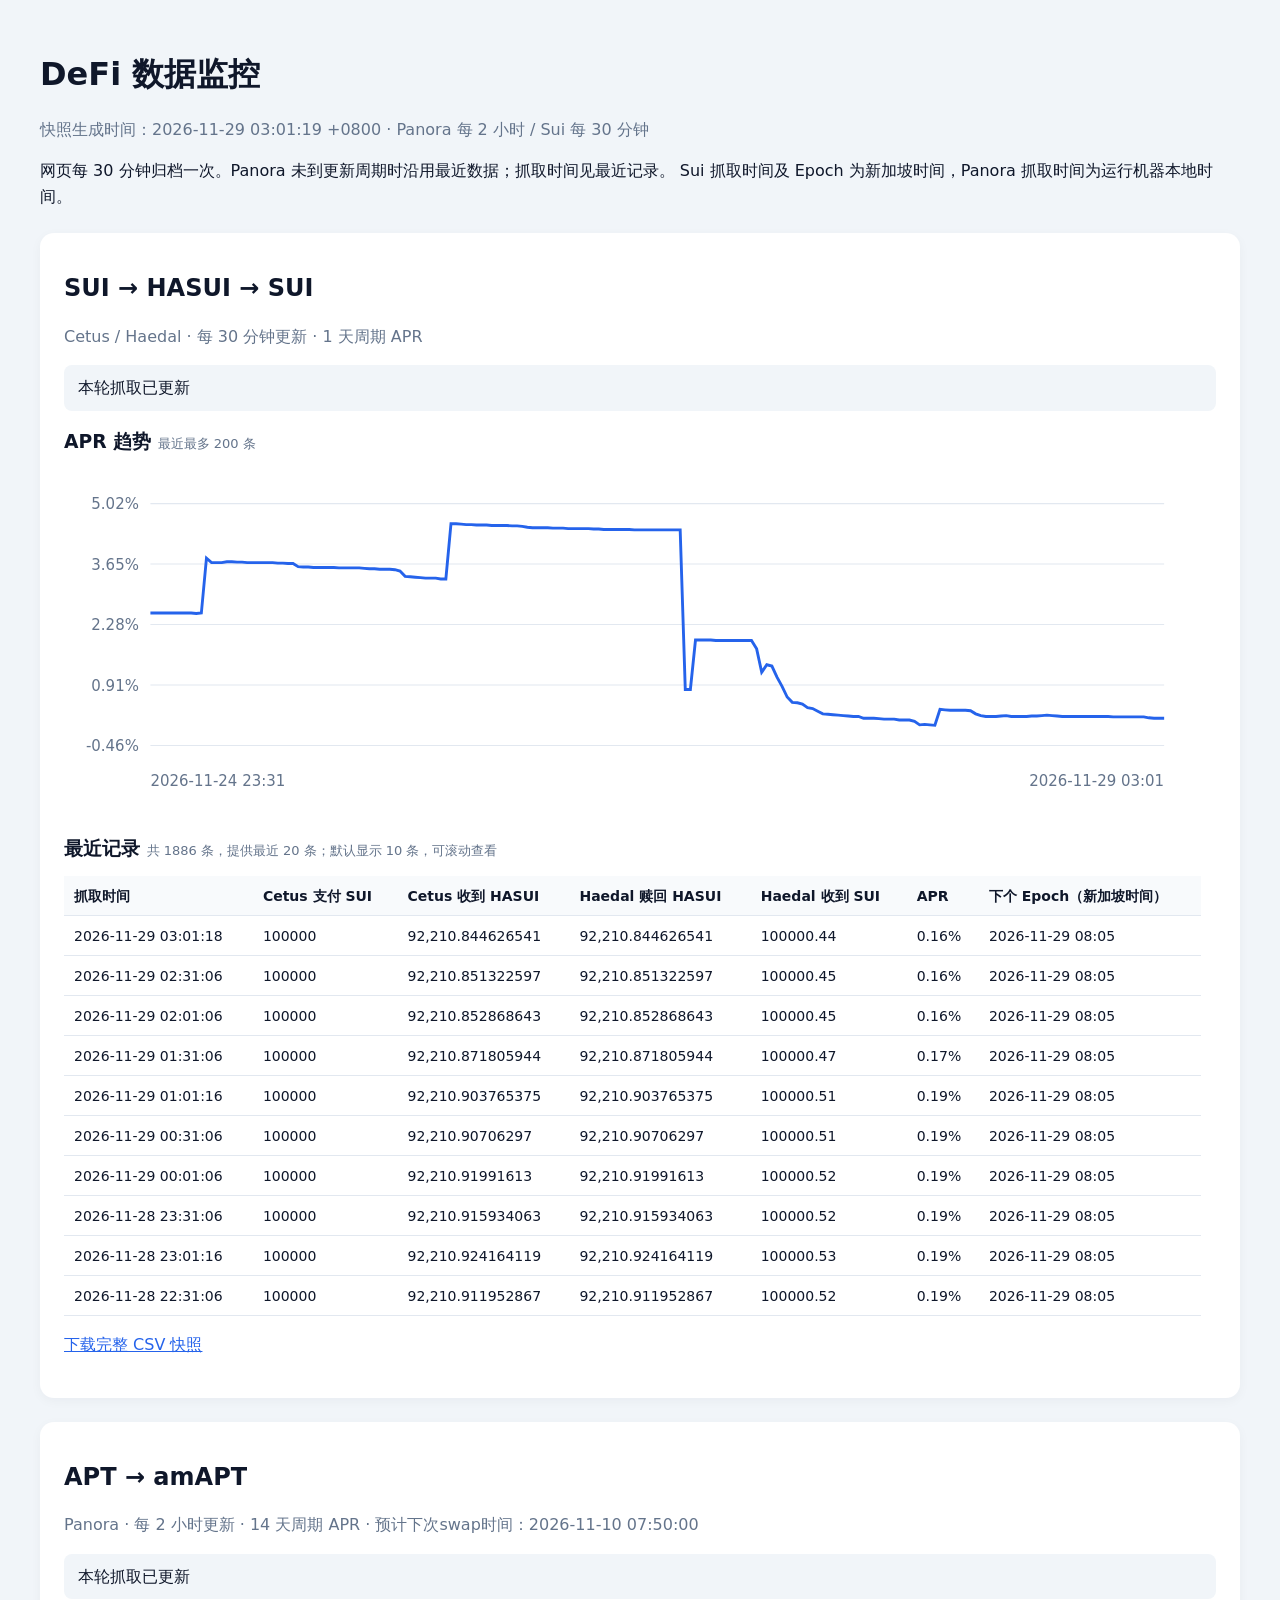
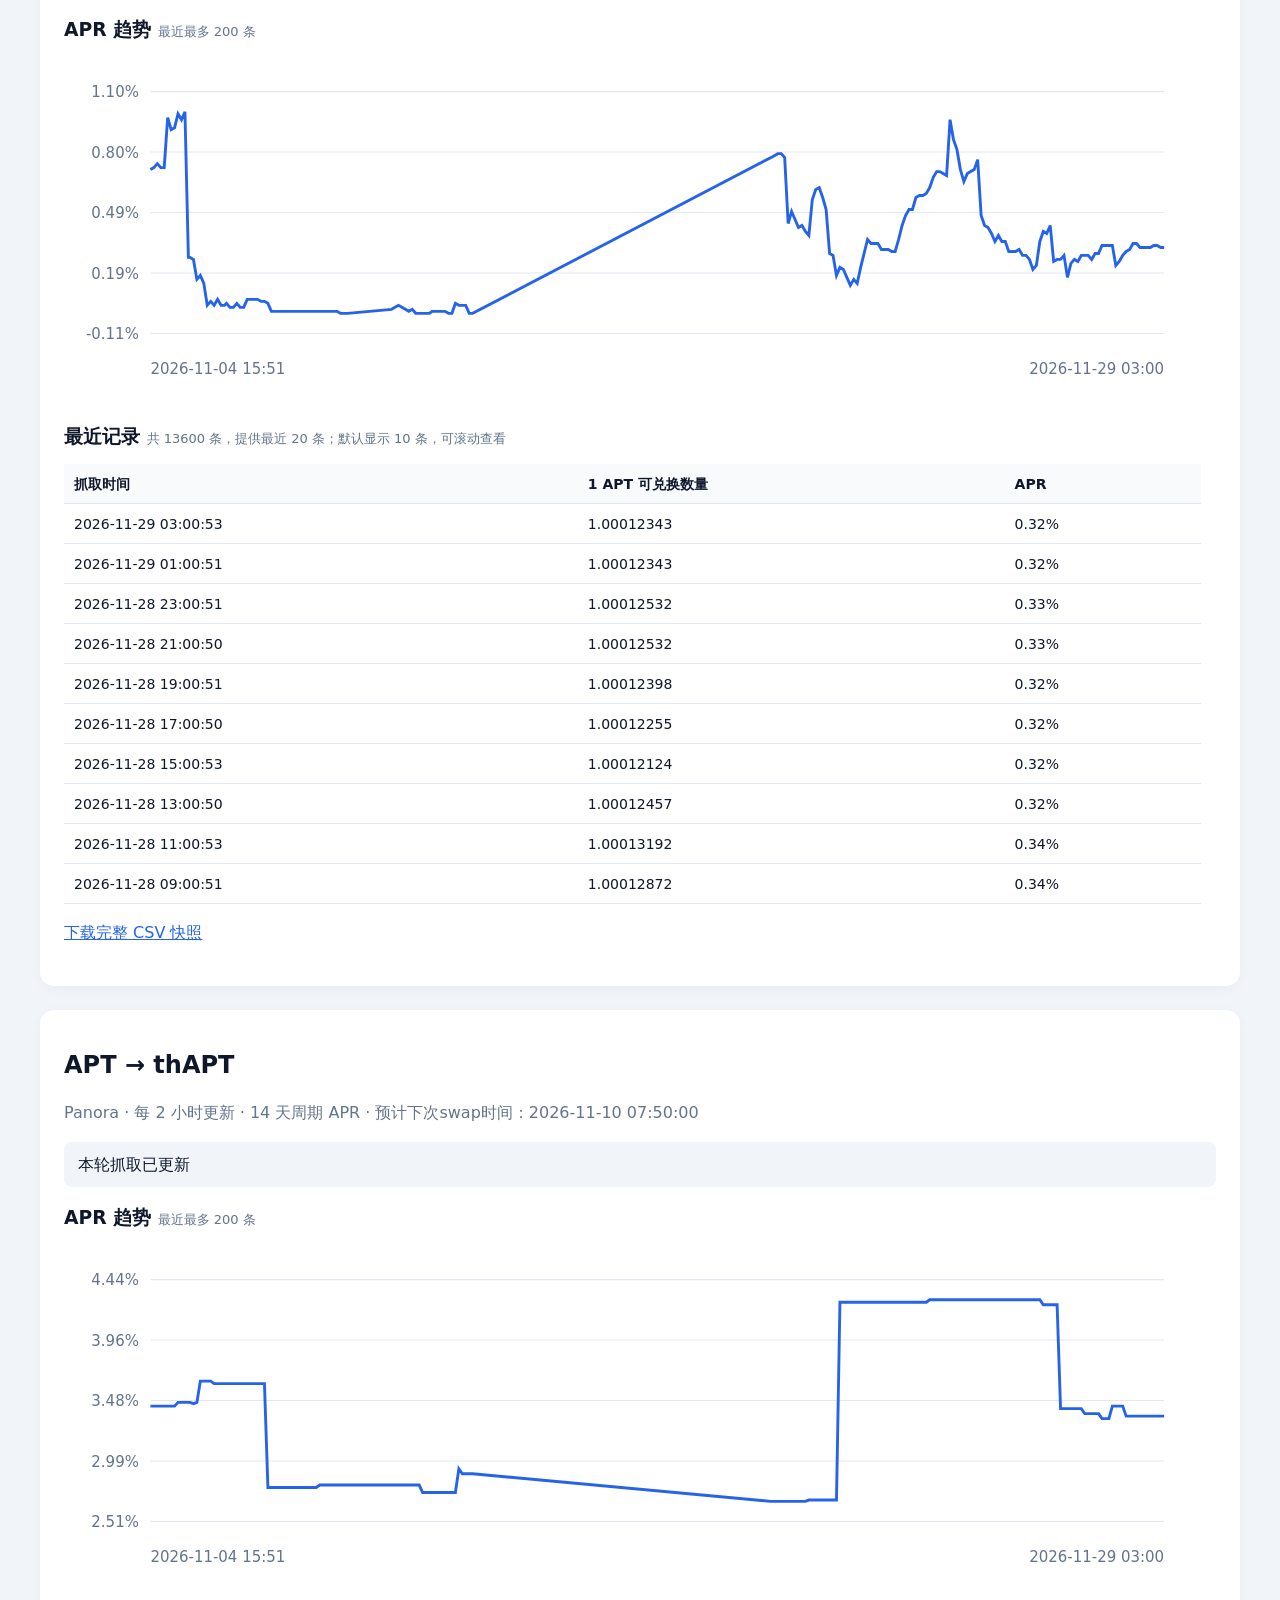
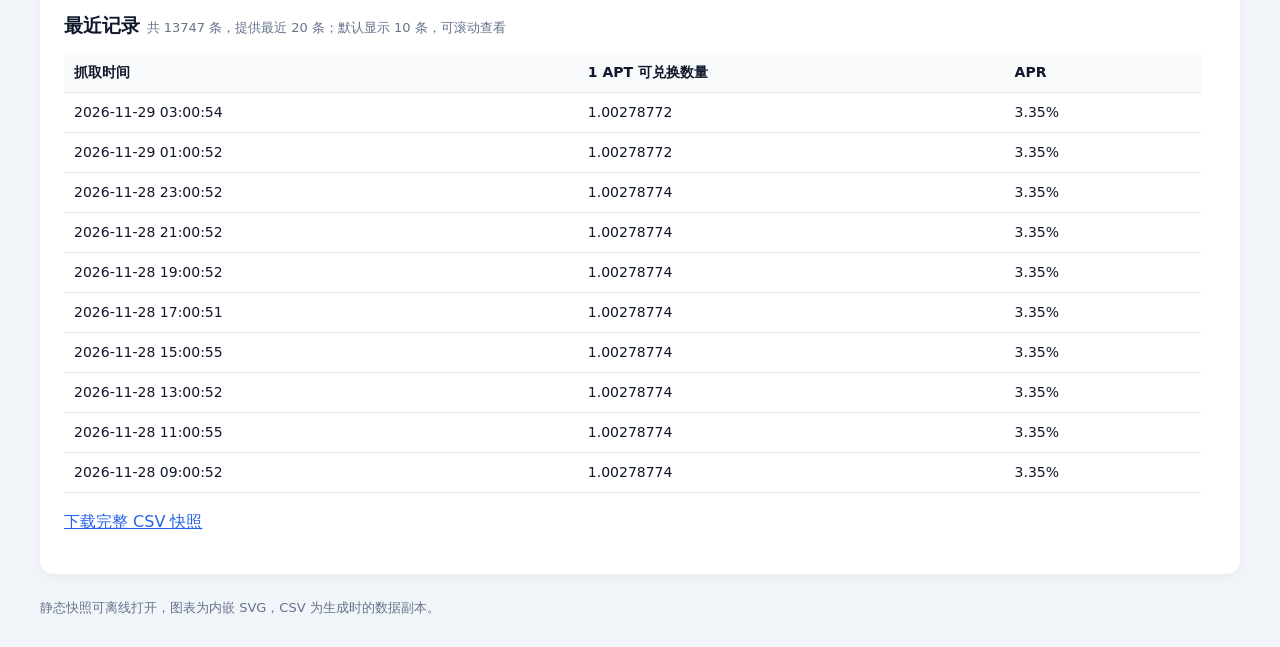
<file: swap.html>
<!doctype html>
<html lang="zh-CN"><head><meta charset="utf-8">
<meta name="viewport" content="width=device-width, initial-scale=1">
<title>DeFi 数据快照 · 2026-11-29 03:01:19</title><style>
body{margin:0;background:#f1f5f9;color:#0f172a;font:16px/1.6 system-ui,'Microsoft YaHei',sans-serif}
main{max-width:1200px;margin:auto;padding:28px 20px}h1{margin-bottom:8px}
section{background:white;padding:24px;margin:24px 0;border-radius:14px;box-shadow:0 3px 12px #0f172a0a}
h2,h3{margin:12px 0}small,.muted{color:#64748b}small{font-size:13px;font-weight:normal}
.status{padding:10px 14px;border-radius:8px;background:#f1f5f9;overflow-wrap:anywhere}
svg{width:100%;height:auto}svg text{font-size:13px;fill:#64748b}
.table-wrap{max-height:440px;overflow:auto;scrollbar-gutter:stable}
table{width:100%;border-collapse:separate;border-spacing:0;font-size:14px}
th,td{box-sizing:border-box;height:40px;line-height:22px;text-align:left;padding:8px 10px;
border-bottom:1px solid #e2e8f0;white-space:nowrap}
th{position:sticky;top:0;z-index:1;background:#f8fafc}
a{color:#2563eb}footer{color:#64748b;font-size:13px}
</style></head>
<body><main><h1>DeFi 数据监控</h1>
<p class="muted">快照生成时间：2026-11-29 03:01:19 +0800 · Panora 每 2 小时 / Sui 每 30 分钟</p>
<p>网页每 30 分钟归档一次。Panora 未到更新周期时沿用最近数据；抓取时间见最近记录。
Sui 抓取时间及 Epoch 为新加坡时间，Panora 抓取时间为运行机器本地时间。</p>
<section>
<h2>SUI → HASUI → SUI</h2>
<p class="muted">Cetus / Haedal · 每 30 分钟更新 · 1 天周期 APR</p>
<p class="status">本轮抓取已更新</p>
<h3>APR 趋势 <small>最近最多 200 条</small></h3>
<svg viewBox="0 0 1000 300" role="img" aria-label="最近 200 条记录的 APR 趋势"><line x1="75" y1="30.0" x2="955" y2="30.0" stroke="#e2e8f0"/><text x="65" y="35.0" text-anchor="end">5.02%</text><line x1="75" y1="82.5" x2="955" y2="82.5" stroke="#e2e8f0"/><text x="65" y="87.5" text-anchor="end">3.65%</text><line x1="75" y1="135.0" x2="955" y2="135.0" stroke="#e2e8f0"/><text x="65" y="140.0" text-anchor="end">2.28%</text><line x1="75" y1="187.5" x2="955" y2="187.5" stroke="#e2e8f0"/><text x="65" y="192.5" text-anchor="end">0.91%</text><line x1="75" y1="240.0" x2="955" y2="240.0" stroke="#e2e8f0"/><text x="65" y="245.0" text-anchor="end">-0.46%</text><polyline points="75.00,125.02 79.42,125.02 83.85,125.02 88.29,125.02 92.69,125.02 97.11,125.02 101.53,125.02 105.97,125.02 110.37,125.02 114.80,125.41 119.22,125.02 123.66,77.43 128.06,81.27 132.48,81.27 136.91,81.27 141.35,80.50 145.75,80.50 150.17,80.89 154.59,80.89 159.03,81.27 163.43,81.27 167.87,81.27 172.28,81.27 176.72,81.27 181.12,81.27 185.54,81.66 189.98,81.66 194.42,82.04 198.81,82.04 203.23,84.73 207.66,85.11 212.10,85.11 216.50,85.49 220.92,85.49 225.34,85.49 229.79,85.49 234.20,85.49 238.61,85.88 243.03,85.88 247.48,85.88 251.88,85.88 256.30,85.88 260.72,86.26 265.17,86.64 269.57,86.64 273.99,87.03 278.41,87.03 282.85,87.03 287.25,87.41 291.68,88.56 296.10,93.17 300.55,93.55 304.94,93.94 309.36,94.32 313.79,94.70 318.23,94.70 322.63,94.70 327.05,95.47 331.47,95.47 335.92,47.50 340.32,47.50 344.74,47.88 349.16,48.27 353.61,48.27 358.01,48.65 362.43,48.65 366.85,48.65 371.29,49.04 375.69,49.04 380.11,49.04 384.54,49.04 388.99,49.42 393.38,49.42 397.80,49.80 402.22,50.57 406.67,50.95 411.08,50.95 415.49,50.95 419.91,50.95 424.35,51.34 428.75,51.34 433.18,51.34 437.60,51.72 442.04,51.72 446.45,51.72 450.87,51.72 455.29,51.72 459.73,52.11 464.13,52.11 468.55,52.49 472.97,52.49 477.42,52.49 481.82,52.49 486.24,52.49 490.66,52.49 495.11,52.87 499.51,52.87 503.93,52.87 508.35,52.87 512.79,52.87 517.20,52.87 521.62,52.87 526.05,52.87 530.49,52.87 534.88,52.87 539.31,191.41 543.73,191.41 548.17,148.43 552.57,148.43 556.99,148.43 561.42,148.43 565.86,148.82 570.26,148.82 574.68,148.82 579.10,148.82 583.55,148.82 587.95,148.82 592.38,148.82 596.79,148.82 601.25,156.11 605.64,176.45 610.06,169.92 614.48,171.07 618.92,180.67 623.32,188.73 627.75,197.94 632.18,202.54 636.61,202.93 641.01,204.08 645.43,207.15 649.86,207.92 654.30,210.22 658.71,212.52 663.13,212.91 667.54,213.29 671.99,213.67 676.39,214.06 680.81,214.44 685.23,214.82 689.67,214.82 694.07,216.36 698.49,216.36 702.92,216.36 707.36,216.74 711.76,217.13 716.18,217.13 720.61,217.13 725.05,217.89 729.45,217.89 733.87,217.89 738.30,219.05 742.74,222.12 747.14,221.73 751.56,222.12 755.98,222.50 760.43,208.68 764.83,209.07 769.25,209.45 773.67,209.45 778.11,209.45 782.51,209.45 786.94,209.84 791.36,212.52 795.80,214.06 800.20,214.82 804.62,214.82 809.05,214.82 813.49,214.44 817.89,214.06 822.31,214.82 826.73,214.82 831.18,214.82 835.58,214.82 840.00,214.44 844.42,214.44 848.87,214.06 853.27,213.67 857.68,214.06 862.11,214.44 866.55,214.82 870.96,214.82 875.38,214.82 879.80,214.82 884.24,214.82 888.64,214.82 893.06,214.82 897.49,214.82 901.93,214.82 906.33,214.82 910.75,215.21 915.17,215.21 919.62,215.21 924.02,215.21 928.44,215.21 932.86,215.21 937.31,215.21 941.70,215.98 946.13,216.36 950.55,216.36 955.00,216.36" fill="none" stroke="#2563eb" stroke-width="2.5"/><text x="75" y="275">2026-11-24 23:31</text><text x="955" y="275" text-anchor="end">2026-11-29 03:01</text></svg>
<h3>最近记录 <small>共 1886 条，提供最近 20 条；默认显示 10 条，可滚动查看</small></h3>
<div class="table-wrap"><table><thead><tr><th>抓取时间</th><th>Cetus 支付 SUI</th><th>Cetus 收到 HASUI</th><th>Haedal 赎回 HASUI</th><th>Haedal 收到 SUI</th><th>APR</th><th>下个 Epoch（新加坡时间）</th></tr></thead><tbody><tr><td>2026-11-29 03:01:18</td><td>100000</td><td>92,210.844626541</td><td>92,210.844626541</td><td>100000.44</td><td>0.16%</td><td>2026-11-29 08:05</td></tr><tr><td>2026-11-29 02:31:06</td><td>100000</td><td>92,210.851322597</td><td>92,210.851322597</td><td>100000.45</td><td>0.16%</td><td>2026-11-29 08:05</td></tr><tr><td>2026-11-29 02:01:06</td><td>100000</td><td>92,210.852868643</td><td>92,210.852868643</td><td>100000.45</td><td>0.16%</td><td>2026-11-29 08:05</td></tr><tr><td>2026-11-29 01:31:06</td><td>100000</td><td>92,210.871805944</td><td>92,210.871805944</td><td>100000.47</td><td>0.17%</td><td>2026-11-29 08:05</td></tr><tr><td>2026-11-29 01:01:16</td><td>100000</td><td>92,210.903765375</td><td>92,210.903765375</td><td>100000.51</td><td>0.19%</td><td>2026-11-29 08:05</td></tr><tr><td>2026-11-29 00:31:06</td><td>100000</td><td>92,210.90706297</td><td>92,210.90706297</td><td>100000.51</td><td>0.19%</td><td>2026-11-29 08:05</td></tr><tr><td>2026-11-29 00:01:06</td><td>100000</td><td>92,210.91991613</td><td>92,210.91991613</td><td>100000.52</td><td>0.19%</td><td>2026-11-29 08:05</td></tr><tr><td>2026-11-28 23:31:06</td><td>100000</td><td>92,210.915934063</td><td>92,210.915934063</td><td>100000.52</td><td>0.19%</td><td>2026-11-29 08:05</td></tr><tr><td>2026-11-28 23:01:16</td><td>100000</td><td>92,210.924164119</td><td>92,210.924164119</td><td>100000.53</td><td>0.19%</td><td>2026-11-29 08:05</td></tr><tr><td>2026-11-28 22:31:06</td><td>100000</td><td>92,210.911952867</td><td>92,210.911952867</td><td>100000.52</td><td>0.19%</td><td>2026-11-29 08:05</td></tr><tr><td>2026-11-28 22:01:06</td><td>100000</td><td>92,210.928992614</td><td>92,210.928992614</td><td>100000.53</td><td>0.19%</td><td>2026-11-29 08:05</td></tr><tr><td>2026-11-28 21:31:07</td><td>100000</td><td>92,210.941140348</td><td>92,210.941140348</td><td>100000.55</td><td>0.20%</td><td>2026-11-29 08:05</td></tr><tr><td>2026-11-28 21:01:16</td><td>100000</td><td>92,210.945649578</td><td>92,210.945649578</td><td>100000.55</td><td>0.20%</td><td>2026-11-29 08:05</td></tr><tr><td>2026-11-28 20:31:06</td><td>100000</td><td>92,210.951758752</td><td>92,210.951758752</td><td>100000.56</td><td>0.20%</td><td>2026-11-29 08:05</td></tr><tr><td>2026-11-28 20:01:06</td><td>100000</td><td>92,210.94600063</td><td>92,210.94600063</td><td>100000.55</td><td>0.20%</td><td>2026-11-29 08:05</td></tr><tr><td>2026-11-28 19:31:06</td><td>100000</td><td>92,210.932253139</td><td>92,210.932253139</td><td>100000.54</td><td>0.20%</td><td>2026-11-29 08:05</td></tr><tr><td>2026-11-28 19:01:16</td><td>100000</td><td>92,210.934880817</td><td>92,210.934880817</td><td>100000.54</td><td>0.20%</td><td>2026-11-29 08:05</td></tr><tr><td>2026-11-28 18:31:06</td><td>100000</td><td>92,210.942056936</td><td>92,210.942056936</td><td>100000.55</td><td>0.20%</td><td>2026-11-29 08:05</td></tr><tr><td>2026-11-28 18:01:06</td><td>100000</td><td>92,210.942825448</td><td>92,210.942825448</td><td>100000.55</td><td>0.20%</td><td>2026-11-29 08:05</td></tr><tr><td>2026-11-28 17:31:10</td><td>100000</td><td>92,210.936679545</td><td>92,210.936679545</td><td>100000.54</td><td>0.20%</td><td>2026-11-29 08:05</td></tr></tbody></table></div>
<p><a href="sui-hasui-haedal.csv" download>下载完整 CSV 快照</a></p>
</section><section>
<h2>APT → amAPT</h2>
<p class="muted">Panora · 每 2 小时更新 · 14 天周期 APR · 预计下次swap时间：2026-11-10 07:50:00</p>
<p class="status">本轮抓取已更新</p>
<h3>APR 趋势 <small>最近最多 200 条</small></h3>
<svg viewBox="0 0 1000 300" role="img" aria-label="最近 200 条记录的 APR 趋势"><line x1="75" y1="30.0" x2="955" y2="30.0" stroke="#e2e8f0"/><text x="65" y="35.0" text-anchor="end">1.10%</text><line x1="75" y1="82.5" x2="955" y2="82.5" stroke="#e2e8f0"/><text x="65" y="87.5" text-anchor="end">0.80%</text><line x1="75" y1="135.0" x2="955" y2="135.0" stroke="#e2e8f0"/><text x="65" y="140.0" text-anchor="end">0.49%</text><line x1="75" y1="187.5" x2="955" y2="187.5" stroke="#e2e8f0"/><text x="65" y="192.5" text-anchor="end">0.19%</text><line x1="75" y1="240.0" x2="955" y2="240.0" stroke="#e2e8f0"/><text x="65" y="245.0" text-anchor="end">-0.11%</text><polyline points="75.00,97.75 78.00,96.01 80.99,92.55 83.99,96.01 86.99,96.01 89.99,52.70 92.98,63.09 95.98,61.36 98.98,49.23 101.98,54.43 104.98,47.50 107.97,173.99 109.36,173.99 112.35,175.72 115.35,193.04 118.35,189.58 121.35,196.51 124.34,215.57 127.34,212.10 130.34,215.57 133.33,210.37 136.33,215.57 139.33,215.57 141.03,213.84 144.02,217.30 147.02,217.30 150.02,213.84 153.02,217.30 156.01,217.30 159.01,210.37 162.01,210.37 165.01,210.37 168.00,210.37 171.00,212.10 174.00,212.10 177.00,213.84 179.99,220.77 182.99,220.77 185.99,220.77 188.99,220.77 191.98,220.77 194.98,220.77 197.98,220.77 200.98,220.77 203.97,220.77 206.97,220.77 209.97,220.77 212.97,220.77 215.97,220.77 218.96,220.77 221.96,220.77 224.96,220.77 227.96,220.77 230.95,220.77 233.95,220.77 236.95,220.77 239.95,222.50 242.94,222.50 245.94,222.50 284.32,219.03 287.31,217.30 290.31,215.57 293.31,217.30 296.31,219.03 299.30,220.77 302.30,219.03 305.30,222.50 308.30,222.50 311.29,222.50 314.29,222.50 317.30,222.50 319.48,220.77 322.47,220.77 325.47,220.77 327.76,220.77 330.76,220.77 333.76,222.50 336.75,222.50 339.75,213.84 342.75,215.57 345.75,215.57 348.74,215.57 351.74,222.50 354.74,222.50 613.47,87.35 613.61,87.35 616.61,85.62 619.61,83.89 622.60,83.89 625.60,87.35 628.60,144.53 631.60,134.13 634.59,141.06 637.59,148.00 640.59,146.26 643.59,151.46 646.58,154.93 649.58,123.74 652.58,115.07 655.58,113.34 658.57,122.00 661.57,132.40 664.57,170.52 667.57,172.25 670.56,189.58 673.56,182.65 676.56,184.38 679.56,191.31 682.55,198.24 685.55,193.04 688.55,196.51 691.55,182.65 694.55,170.52 697.54,158.39 700.54,161.86 703.54,161.86 706.53,161.86 709.53,167.05 712.53,167.05 715.53,167.05 718.52,168.79 721.52,168.79 724.52,158.39 727.52,146.26 730.51,137.60 733.51,132.40 736.51,132.40 739.51,122.00 742.50,120.27 745.50,120.27 748.50,118.54 751.50,113.34 754.49,104.68 757.49,99.48 760.16,99.48 763.16,101.21 766.15,102.95 769.15,54.43 772.15,71.76 775.15,80.42 778.14,97.75 781.14,108.14 784.14,101.21 787.14,99.48 790.13,97.75 793.13,89.08 796.13,137.60 799.13,146.26 802.12,148.00 805.12,153.19 808.12,160.12 811.12,154.93 814.11,160.12 817.11,160.12 820.11,168.79 823.11,168.79 826.11,168.79 829.10,167.05 832.10,172.25 835.10,172.25 838.10,175.72 841.09,184.38 844.09,180.92 847.09,160.12 850.09,151.46 853.08,153.19 856.08,146.26 859.08,177.45 862.08,175.72 865.07,175.72 868.07,172.25 871.07,191.31 874.07,179.18 877.06,175.72 880.06,177.45 883.06,172.25 886.06,172.25 889.05,172.25 892.05,175.72 895.05,170.52 898.05,170.52 901.04,163.59 904.04,163.59 907.04,163.59 910.04,163.59 913.03,180.92 916.03,177.45 919.03,172.25 922.03,168.79 925.02,167.05 928.02,161.86 931.02,161.86 934.02,165.32 937.01,165.32 940.01,165.32 943.01,165.32 946.01,163.59 949.00,163.59 952.00,165.32 955.00,165.32" fill="none" stroke="#2563eb" stroke-width="2.5"/><text x="75" y="275">2026-11-04 15:51</text><text x="955" y="275" text-anchor="end">2026-11-29 03:00</text></svg>
<h3>最近记录 <small>共 13600 条，提供最近 20 条；默认显示 10 条，可滚动查看</small></h3>
<div class="table-wrap"><table><thead><tr><th>抓取时间</th><th>1 APT 可兑换数量</th><th>APR</th></tr></thead><tbody><tr><td>2026-11-29 03:00:53</td><td>1.00012343</td><td>0.32%</td></tr><tr><td>2026-11-29 01:00:51</td><td>1.00012343</td><td>0.32%</td></tr><tr><td>2026-11-28 23:00:51</td><td>1.00012532</td><td>0.33%</td></tr><tr><td>2026-11-28 21:00:50</td><td>1.00012532</td><td>0.33%</td></tr><tr><td>2026-11-28 19:00:51</td><td>1.00012398</td><td>0.32%</td></tr><tr><td>2026-11-28 17:00:50</td><td>1.00012255</td><td>0.32%</td></tr><tr><td>2026-11-28 15:00:53</td><td>1.00012124</td><td>0.32%</td></tr><tr><td>2026-11-28 13:00:50</td><td>1.00012457</td><td>0.32%</td></tr><tr><td>2026-11-28 11:00:53</td><td>1.00013192</td><td>0.34%</td></tr><tr><td>2026-11-28 09:00:51</td><td>1.00012872</td><td>0.34%</td></tr><tr><td>2026-11-28 07:00:50</td><td>1.00011827</td><td>0.31%</td></tr><tr><td>2026-11-28 05:00:50</td><td>1.00011484</td><td>0.3%</td></tr><tr><td>2026-11-28 03:00:50</td><td>1.00010551</td><td>0.28%</td></tr><tr><td>2026-11-28 01:00:50</td><td>1.00009616</td><td>0.25%</td></tr><tr><td>2026-11-27 23:00:50</td><td>1.00008665</td><td>0.23%</td></tr><tr><td>2026-11-27 21:00:50</td><td>1.00012726</td><td>0.33%</td></tr><tr><td>2026-11-27 19:00:50</td><td>1.00012685</td><td>0.33%</td></tr><tr><td>2026-11-27 17:00:50</td><td>1.00012622</td><td>0.33%</td></tr><tr><td>2026-11-27 15:00:51</td><td>1.00012507</td><td>0.33%</td></tr><tr><td>2026-11-27 13:00:50</td><td>1.00011062</td><td>0.29%</td></tr></tbody></table></div>
<p><a href="apt-amapt.csv" download>下载完整 CSV 快照</a></p>
</section><section>
<h2>APT → thAPT</h2>
<p class="muted">Panora · 每 2 小时更新 · 14 天周期 APR · 预计下次swap时间：2026-11-10 07:50:00</p>
<p class="status">本轮抓取已更新</p>
<h3>APR 趋势 <small>最近最多 200 条</small></h3>
<svg viewBox="0 0 1000 300" role="img" aria-label="最近 200 条记录的 APR 趋势"><line x1="75" y1="30.0" x2="955" y2="30.0" stroke="#e2e8f0"/><text x="65" y="35.0" text-anchor="end">4.44%</text><line x1="75" y1="82.5" x2="955" y2="82.5" stroke="#e2e8f0"/><text x="65" y="87.5" text-anchor="end">3.96%</text><line x1="75" y1="135.0" x2="955" y2="135.0" stroke="#e2e8f0"/><text x="65" y="140.0" text-anchor="end">3.48%</text><line x1="75" y1="187.5" x2="955" y2="187.5" stroke="#e2e8f0"/><text x="65" y="192.5" text-anchor="end">2.99%</text><line x1="75" y1="240.0" x2="955" y2="240.0" stroke="#e2e8f0"/><text x="65" y="245.0" text-anchor="end">2.51%</text><polyline points="75.00,139.89 78.00,139.89 81.00,139.89 83.99,139.89 86.99,139.89 89.99,139.89 92.99,139.89 95.98,139.89 98.98,136.63 101.98,136.63 104.98,136.63 107.97,136.63 109.36,136.63 112.35,137.72 115.35,136.63 118.35,118.15 121.35,118.15 124.34,118.15 127.34,118.15 130.34,120.33 133.33,120.33 136.33,120.33 139.33,120.33 141.03,120.33 144.03,120.33 147.02,120.33 150.02,120.33 153.02,120.33 156.01,120.33 159.01,120.33 162.01,120.33 165.01,120.33 168.00,120.33 171.00,120.33 174.00,120.33 177.00,210.54 179.99,210.54 182.99,210.54 185.99,210.54 188.99,210.54 191.98,210.54 194.98,210.54 197.98,210.54 200.98,210.54 203.98,210.54 206.97,210.54 209.97,210.54 212.97,210.54 215.97,210.54 218.96,210.54 221.96,208.37 224.96,208.37 227.96,208.37 230.95,208.37 233.95,208.37 236.95,208.37 239.95,208.37 242.94,208.37 245.94,208.37 284.32,208.37 287.31,208.37 290.31,208.37 293.31,208.37 296.31,208.37 299.30,208.37 302.30,208.37 305.30,208.37 308.30,208.37 311.29,214.89 314.29,214.89 317.30,214.89 319.48,214.89 322.48,214.89 325.47,214.89 327.76,214.89 330.76,214.89 333.76,214.89 336.75,214.89 339.75,214.89 342.75,194.24 345.75,198.59 348.74,198.59 351.74,198.59 354.74,198.59 613.47,222.50 613.61,222.50 616.61,222.50 619.61,222.50 622.60,222.50 625.60,222.50 628.60,222.50 631.60,222.50 634.59,222.50 637.59,222.50 640.59,222.50 643.59,222.50 646.58,221.41 649.58,221.41 652.58,221.41 655.58,221.41 658.57,221.41 661.57,221.41 664.57,221.41 667.57,221.41 670.56,221.41 673.56,49.67 676.56,49.67 679.56,49.67 682.55,49.67 685.55,49.67 688.55,49.67 691.55,49.67 694.55,49.67 697.54,49.67 700.54,49.67 703.54,49.67 706.53,49.67 709.53,49.67 712.53,49.67 715.53,49.67 718.52,49.67 721.52,49.67 724.52,49.67 727.52,49.67 730.52,49.67 733.51,49.67 736.51,49.67 739.51,49.67 742.50,49.67 745.50,49.67 748.50,49.67 751.50,47.50 754.49,47.50 757.49,47.50 760.16,47.50 763.16,47.50 766.15,47.50 769.15,47.50 772.15,47.50 775.15,47.50 778.14,47.50 781.14,47.50 784.14,47.50 787.14,47.50 790.13,47.50 793.13,47.50 796.13,47.50 799.13,47.50 802.13,47.50 805.12,47.50 808.12,47.50 811.12,47.50 814.12,47.50 817.11,47.50 820.11,47.50 823.11,47.50 826.11,47.50 829.10,47.50 832.10,47.50 835.10,47.50 838.10,47.50 841.09,47.50 844.09,47.50 847.09,47.50 850.09,51.85 853.08,51.85 856.08,51.85 859.08,51.85 862.08,51.85 865.07,142.07 868.07,142.07 871.07,142.07 874.07,142.07 877.06,142.07 880.06,142.07 883.06,142.07 886.06,146.41 889.05,146.41 892.05,146.41 895.05,146.41 898.05,146.41 901.04,150.76 904.04,150.76 907.04,150.76 910.04,139.89 913.03,139.89 916.03,139.89 919.03,139.89 922.03,148.59 925.02,148.59 928.02,148.59 931.02,148.59 934.02,148.59 937.02,148.59 940.01,148.59 943.01,148.59 946.01,148.59 949.00,148.59 952.00,148.59 955.00,148.59" fill="none" stroke="#2563eb" stroke-width="2.5"/><text x="75" y="275">2026-11-04 15:51</text><text x="955" y="275" text-anchor="end">2026-11-29 03:00</text></svg>
<h3>最近记录 <small>共 13747 条，提供最近 20 条；默认显示 10 条，可滚动查看</small></h3>
<div class="table-wrap"><table><thead><tr><th>抓取时间</th><th>1 APT 可兑换数量</th><th>APR</th></tr></thead><tbody><tr><td>2026-11-29 03:00:54</td><td>1.00278772</td><td>3.35%</td></tr><tr><td>2026-11-29 01:00:52</td><td>1.00278772</td><td>3.35%</td></tr><tr><td>2026-11-28 23:00:52</td><td>1.00278774</td><td>3.35%</td></tr><tr><td>2026-11-28 21:00:52</td><td>1.00278774</td><td>3.35%</td></tr><tr><td>2026-11-28 19:00:52</td><td>1.00278774</td><td>3.35%</td></tr><tr><td>2026-11-28 17:00:51</td><td>1.00278774</td><td>3.35%</td></tr><tr><td>2026-11-28 15:00:55</td><td>1.00278774</td><td>3.35%</td></tr><tr><td>2026-11-28 13:00:52</td><td>1.00278774</td><td>3.35%</td></tr><tr><td>2026-11-28 11:00:55</td><td>1.00278774</td><td>3.35%</td></tr><tr><td>2026-11-28 09:00:52</td><td>1.00278774</td><td>3.35%</td></tr><tr><td>2026-11-28 07:00:51</td><td>1.00278774</td><td>3.35%</td></tr><tr><td>2026-11-28 05:00:52</td><td>1.00278774</td><td>3.35%</td></tr><tr><td>2026-11-28 03:00:52</td><td>1.00281855</td><td>3.43%</td></tr><tr><td>2026-11-28 01:00:51</td><td>1.00281855</td><td>3.43%</td></tr><tr><td>2026-11-27 23:00:52</td><td>1.00281855</td><td>3.43%</td></tr><tr><td>2026-11-27 21:00:52</td><td>1.00281855</td><td>3.43%</td></tr><tr><td>2026-11-27 19:00:52</td><td>1.00278133</td><td>3.33%</td></tr><tr><td>2026-11-27 17:00:51</td><td>1.00278133</td><td>3.33%</td></tr><tr><td>2026-11-27 15:00:52</td><td>1.00278133</td><td>3.33%</td></tr><tr><td>2026-11-27 13:00:51</td><td>1.00279499</td><td>3.37%</td></tr></tbody></table></div>
<p><a href="apt-thapt.csv" download>下载完整 CSV 快照</a></p>
</section>
<footer>静态快照可离线打开，图表为内嵌 SVG，CSV 为生成时的数据副本。</footer>
</main></body></html>
</file>
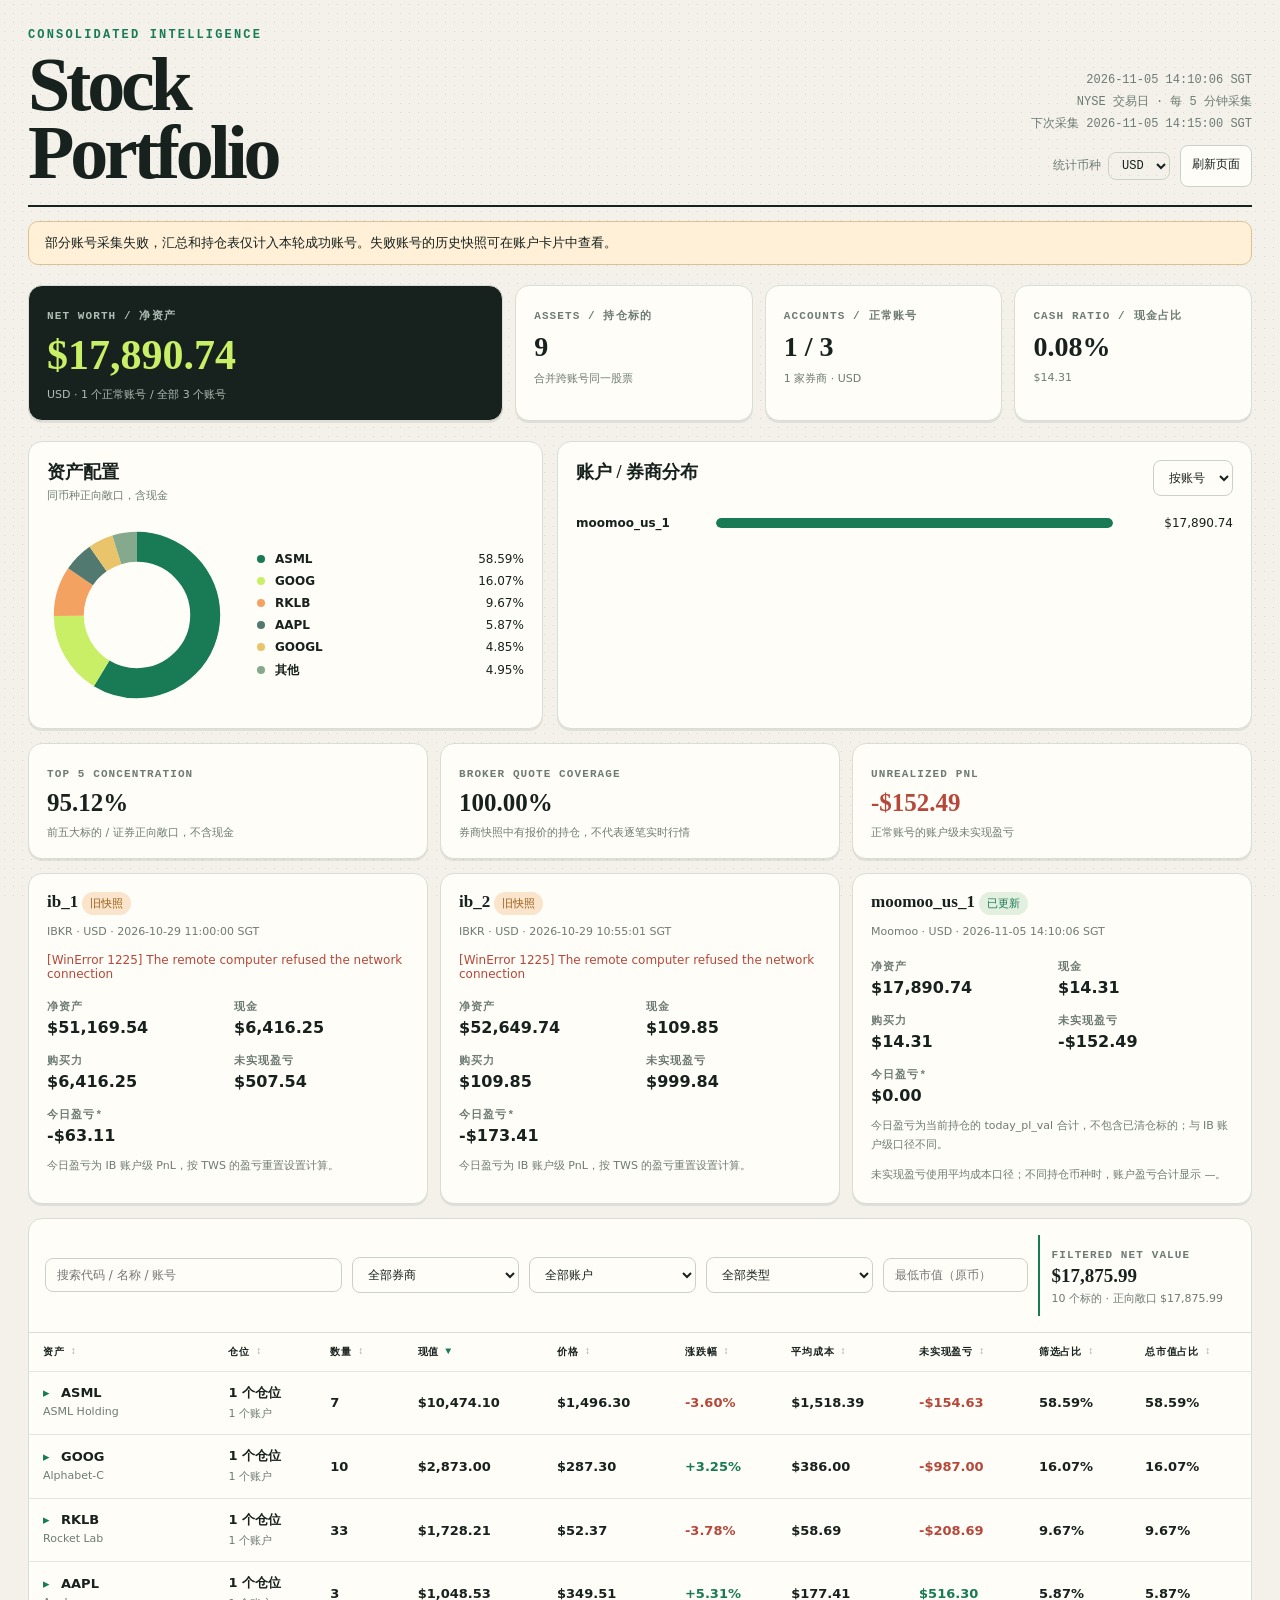
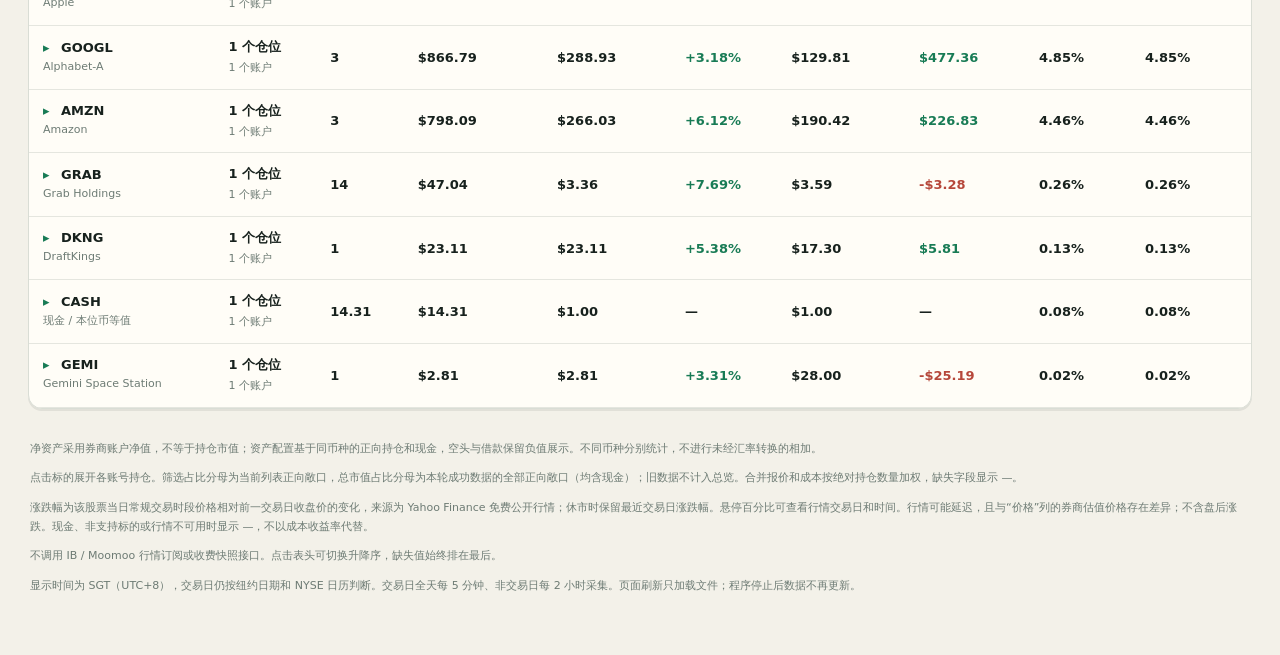
<file: us_stock_dashboard.html>
<!doctype html>
<html lang="zh-CN"><head><meta charset="utf-8"><meta name="viewport" content="width=device-width,initial-scale=1">
<meta http-equiv="Cache-Control" content="no-cache"><title>Stock Portfolio</title>
<style>:root{--ink:#17211d;--muted:#6d7b74;--paper:#f3f1e9;--card:#fffdf7;--line:#d9ddd5;--green:#187b55;--lime:#c8ef66;--orange:#f4a261;--red:#b6473a}
*{box-sizing:border-box}body{margin:0;background:var(--paper);color:var(--ink);font-family:Inter,ui-sans-serif,system-ui,"Microsoft YaHei",sans-serif}
body:before{content:"";position:fixed;inset:0;pointer-events:none;opacity:.18;background-image:radial-gradient(#567064 .6px,transparent .6px);background-size:9px 9px}
.shell{position:relative;max-width:1400px;margin:auto;padding:28px}header{display:flex;justify-content:space-between;align-items:end;border-bottom:2px solid var(--ink);padding-bottom:18px;gap:16px}
.eyebrow{font:700 12px ui-monospace,monospace;letter-spacing:.18em;text-transform:uppercase;color:var(--green)}h1{font:800 clamp(34px,7vw,76px)/.9 Georgia,serif;margin:8px 0 0;letter-spacing:-.055em}
.stamp{font:12px/1.8 ui-monospace,monospace;color:var(--muted);text-align:right}.header-tools{display:flex;gap:10px;justify-content:end;align-items:center;margin-top:10px}.header-tools select{padding:5px 9px}
.metrics{display:grid;grid-template-columns:2fr repeat(3,1fr);gap:12px;margin:20px 0}.metric,.panel{background:var(--card);border:1px solid var(--line);border-radius:14px;padding:18px;box-shadow:0 2px 0 rgba(23,33,29,.08)}
.metric strong{display:block;font:800 28px Georgia,serif;margin-top:8px}.metric.hero{background:var(--ink);color:white}.metric.hero strong{font-size:42px;color:var(--lime)}.metric small{display:block;color:var(--muted);font-size:11px;margin-top:8px}.metric.hero small,.hero .label{color:#aebdb5}
.label{font:700 11px ui-monospace,monospace;letter-spacing:.1em;text-transform:uppercase;color:var(--muted)}.grid{display:grid;grid-template-columns:1fr 1.35fr;gap:14px}.panel h2{font:700 18px Georgia,serif;margin:0 0 16px}.panel-heading{display:flex;align-items:start;justify-content:space-between;gap:12px}
.donut-wrap{display:grid;grid-template-columns:190px 1fr;align-items:center;gap:20px;min-height:190px}#donut{width:180px;height:180px;transform:rotate(-90deg)}.legend{display:grid;gap:8px}.legend-row{display:grid;grid-template-columns:10px 1fr auto;gap:8px;align-items:center;font-size:12px}.dot{width:8px;height:8px;border-radius:50%}
.bar-row{display:grid;grid-template-columns:minmax(90px,130px) 1fr 110px;gap:10px;align-items:center;margin:16px 0;font-size:12px}.bar-track{height:10px;background:#e6e8e1;border-radius:9px;overflow:hidden}.bar{height:100%;background:var(--green);border-radius:9px}.right{text-align:right;font-variant-numeric:tabular-nums}
.diagnostics{display:grid;grid-template-columns:repeat(3,1fr);gap:12px;margin-top:14px}.diagnostic strong{display:block;font:700 25px Georgia,serif;margin:8px 0 4px}.diagnostic small{color:var(--muted);font-size:11px}
.account-grid{display:grid;grid-template-columns:repeat(auto-fit,minmax(260px,1fr));gap:12px;margin-top:14px}.account-card h2{font-size:17px;margin-bottom:8px}.account-values{display:grid;grid-template-columns:1fr 1fr;gap:12px;margin-top:14px}.account-values strong{display:block;font-size:16px;margin-top:4px}.badge{font:11px ui-monospace,monospace;padding:4px 8px;border-radius:16px;display:inline-block;background:#e3efdf;color:var(--green)}.badge.stale{background:#fae4cb;color:#9a5e17}.notes{font-size:11px;color:var(--muted);margin:12px 0 0;line-height:1.7}.error{color:var(--red);font-size:12px;overflow-wrap:anywhere}.banner{padding:12px 16px;border:1px solid #dec191;border-radius:10px;background:#fff0d7;margin:14px 0 0;font-size:13px}
.table-panel{margin-top:14px;padding:0;overflow:hidden}.tools{display:flex;flex-wrap:wrap;gap:10px;padding:16px;border-bottom:1px solid var(--line);align-items:center}input,select,button{min-width:0;background:transparent;border:1px solid #cbd1c9;border-radius:8px;padding:9px 11px;color:var(--ink);font:inherit;font-size:12px}button{cursor:pointer;background:var(--card)}button:hover{background:#e7efdd}#search{flex:1 1 260px}.tools select{flex:1 1 130px}#minValue{flex:0 1 145px}.list-total{margin-left:auto;min-width:170px;padding:8px 12px;border-left:2px solid var(--green)}.list-total strong{display:block;font:700 19px Georgia,serif;margin-top:3px}
.table-scroll{overflow:auto}table{width:100%;min-width:1080px;border-collapse:collapse}th,td{padding:12px 14px;text-align:left;border-bottom:1px solid #e5e6df;font-size:13px;font-variant-numeric:tabular-nums}th{font:700 10px ui-monospace,monospace;letter-spacing:.08em;color:var(--muted);text-transform:uppercase}tbody tr:hover{background:#f4f7ed}.group-row{cursor:pointer}.group-row td{font-weight:600}.detail-row{background:#f7f6ef;color:#526159}.detail-row td:first-child{padding-left:30px}.chevron{display:inline-block;width:18px;color:var(--green)}.coin{font-weight:800}.sub{display:block;color:var(--muted);font:11px/1.6 system-ui,sans-serif;margin-top:3px}.positive{color:var(--green)}.negative{color:var(--red)}.empty{color:var(--muted);font-size:13px;padding:16px 0}footer{padding:20px 2px;color:var(--muted);font-size:11px;line-height:1.7}
table{min-width:1180px}th[data-sort]{padding:0}.sort-button{display:flex;align-items:center;gap:6px;width:100%;padding:12px 14px;border:0;border-radius:0;background:transparent;text-align:left;font:inherit;letter-spacing:inherit;white-space:nowrap}.sort-button:hover,.sort-button:focus-visible{background:#e7efdd;color:var(--green)}.sort-indicator{font-size:10px;color:#9ca99f}th[aria-sort="ascending"] .sort-indicator,th[aria-sort="descending"] .sort-indicator{color:var(--green)}
@media(max-width:760px){.shell{padding:16px}header{align-items:start}.stamp{max-width:180px;font-size:10px}.header-tools{flex-wrap:wrap}.metrics{grid-template-columns:1fr 1fr}.metric.hero{grid-column:1/-1}.grid,.diagnostics{grid-template-columns:1fr}.donut-wrap{grid-template-columns:150px 1fr}#donut{width:145px;height:145px}th,td,.sort-button{padding:11px 9px}th[data-sort]{padding:0}.tools>*{flex:1 1 145px!important}.list-total{margin-left:0}.metric.hero strong{font-size:36px}}
</style></head><body><main class="shell">
<header><div><div class="eyebrow">Consolidated Intelligence</div><h1>Stock<br>Portfolio</h1></div>
<div class="stamp"><span id="generated"></span><br><span id="schedule"></span><br><span id="nextUpdate"></span>
<div class="header-tools"><label>统计币种 <select id="currency" aria-label="统计币种"></select></label><button id="reload">刷新页面</button></div></div></header>
<div id="warnings" role="status"></div>
<section class="metrics"><div class="metric hero"><span class="label">Net worth / 净资产</span><strong id="total">—</strong><small id="totalNote"></small></div>
<div class="metric"><span class="label">Assets / 持仓标的</span><strong id="assetCount">—</strong><small>合并跨账号同一股票</small></div>
<div class="metric"><span class="label">Accounts / 正常账号</span><strong id="accountCount">—</strong><small id="brokerCount"></small></div>
<div class="metric"><span class="label">Cash ratio / 现金占比</span><strong id="cashRatio">—</strong><small id="cashValue"></small></div></section>
<section class="grid"><div class="panel"><h2>资产配置 <span class="sub">同币种正向敞口，含现金</span></h2><div class="donut-wrap"><svg id="donut" viewBox="0 0 42 42" role="img" aria-label="资产配置环图"></svg><div class="legend" id="legend"></div></div></div>
<div class="panel"><div class="panel-heading"><h2>账户 / 券商分布</h2><select id="distribution" aria-label="分布维度"><option value="account">按账号</option><option value="broker">按券商</option></select></div><div id="accountBars"></div></div></section>
<section class="diagnostics"><div class="panel diagnostic"><span class="label">Top 5 concentration</span><strong id="concentration">—</strong><small>前五大标的 / 证券正向敞口，不含现金</small></div>
<div class="panel diagnostic"><span class="label">Broker quote coverage</span><strong id="coverage">—</strong><small>券商快照中有报价的持仓，不代表逐笔实时行情</small></div>
<div class="panel diagnostic"><span class="label">Unrealized PNL</span><strong id="pnl">—</strong><small>正常账号的账户级未实现盈亏</small></div></section>
<section class="account-grid" id="accountCards" aria-label="账户状态与资金"></section>
<section class="panel table-panel"><div class="tools">
<input id="search" type="search" placeholder="搜索代码 / 名称 / 账号" aria-label="搜索持仓">
<select id="broker" aria-label="券商"></select><select id="accountName" aria-label="账户"></select><select id="assetType" aria-label="资产类型"></select>
<input id="minValue" type="number" min="0" step="1" placeholder="最低市值（原币）" aria-label="最低市值">
<div class="list-total"><span class="label">Filtered net value</span><strong id="listTotal">—</strong><span class="sub" id="listNote"></span></div></div>
<div class="table-scroll"><table><thead id="columns"><tr>
<th data-sort="symbol" aria-sort="none"><button type="button" class="sort-button">资产 <span class="sort-indicator" aria-hidden="true">↕</span></button></th>
<th data-sort="positions" aria-sort="none"><button type="button" class="sort-button">仓位 <span class="sort-indicator" aria-hidden="true">↕</span></button></th>
<th data-sort="quantity" aria-sort="none"><button type="button" class="sort-button">数量 <span class="sort-indicator" aria-hidden="true">↕</span></button></th>
<th data-sort="value" aria-sort="descending"><button type="button" class="sort-button">现值 <span class="sort-indicator" aria-hidden="true">▼</span></button></th>
<th data-sort="price" aria-sort="none"><button type="button" class="sort-button">价格 <span class="sort-indicator" aria-hidden="true">↕</span></button></th>
<th data-sort="change" aria-sort="none"><button type="button" class="sort-button" title="该股票常规交易时段价格相对前一交易日收盘价的变化，来源：Yahoo Finance 免费公开行情">涨跌幅 <span class="sort-indicator" aria-hidden="true">↕</span></button></th>
<th data-sort="cost" aria-sort="none"><button type="button" class="sort-button">平均成本 <span class="sort-indicator" aria-hidden="true">↕</span></button></th>
<th data-sort="pnl" aria-sort="none"><button type="button" class="sort-button">未实现盈亏 <span class="sort-indicator" aria-hidden="true">↕</span></button></th>
<th data-sort="weight" aria-sort="none"><button type="button" class="sort-button">筛选占比 <span class="sort-indicator" aria-hidden="true">↕</span></button></th>
<th data-sort="globalWeight" aria-sort="none"><button type="button" class="sort-button">总市值占比 <span class="sort-indicator" aria-hidden="true">↕</span></button></th>
</tr></thead><tbody id="rows"></tbody></table></div></section>
<footer><p>净资产采用券商账户净值，不等于持仓市值；资产配置基于同币种的正向持仓和现金，空头与借款保留负值展示。不同币种分别统计，不进行未经汇率转换的相加。</p>
<p>点击标的展开各账号持仓。筛选占比分母为当前列表正向敞口，总市值占比分母为本轮成功数据的全部正向敞口（均含现金）；旧数据不计入总览。合并报价和成本按绝对持仓数量加权，缺失字段显示 —。</p>
<p>涨跌幅为该股票当日常规交易时段价格相对前一交易日收盘价的变化，来源为 Yahoo Finance 免费公开行情；休市时保留最近交易日涨跌幅。悬停百分比可查看行情交易日和时间。行情可能延迟，且与“价格”列的券商估值价格存在差异；不含盘后涨跌。现金、非支持标的或行情不可用时显示 —，不以成本收益率代替。</p>
<p>不调用 IB / Moomoo 行情订阅或收费快照接口。点击表头可切换升降序，缺失值始终排在最后。</p>
<p>显示时间为 SGT（UTC+8），交易日仍按纽约日期和 NYSE 日历判断。交易日全天每 5 分钟、非交易日每 2 小时采集。页面刷新只加载文件；程序停止后数据不再更新。</p></footer>
</main><script id="portfolio-data" type="application/json">{"schema_version": 2, "source": "broker_api", "generated_at": "2026-11-05T06:10:06.533126+00:00", "next_update": "2026-11-05T06:15:00+00:00", "trading_day": true, "demo": false, "interval_seconds": 300, "display_timezone": "Asia/Singapore", "currencies": ["USD"], "totals": {"USD": {"account_count": 1, "metrics": {"net_assets": 17890.74, "cash": 14.31, "buying_power": 14.31, "unrealized_pnl": -152.49000000000012}}}, "accounts": [{"name": "ib_1", "error": "[WinError 1225] The remote computer refused the network connection", "stale": true, "broker": "ib", "currency": "USD", "metrics": {"net_assets": 51169.54, "cash": 6416.25, "buying_power": 6416.25, "unrealized_pnl": 507.5382603753246, "daily_pnl": -63.1124811686754}, "updated_at": "2026-10-29T03:00:00.575846+00:00", "notes": ["今日盈亏为 IB 账户级 PnL，按 TWS 的盈亏重置设置计算。"]}, {"name": "ib_2", "error": "[WinError 1225] The remote computer refused the network connection", "stale": true, "broker": "ib", "currency": "USD", "metrics": {"net_assets": 52649.74, "cash": 109.85, "buying_power": 109.85, "unrealized_pnl": 999.8373610308226, "daily_pnl": -173.4100102691773}, "updated_at": "2026-10-29T02:55:01.025060+00:00", "notes": ["今日盈亏为 IB 账户级 PnL，按 TWS 的盈亏重置设置计算。"]}, {"name": "moomoo_us_1", "error": null, "stale": false, "broker": "moomoo", "currency": "USD", "metrics": {"net_assets": 17890.74, "cash": 14.31, "buying_power": 14.31, "unrealized_pnl": -152.49000000000012, "daily_pnl": 0.0}, "updated_at": "2026-11-05T06:10:06.177482+00:00", "notes": ["今日盈亏为当前持仓的 today_pl_val 合计，不包含已清仓标的；与 IB 账户级口径不同。", "未实现盈亏使用平均成本口径；不同持仓币种时，账户盈亏合计显示 —。"]}], "assets": [{"account_name": "ib_1", "broker": "ib", "stale": true, "updated_at": "2026-10-29T03:00:00.575846+00:00", "symbol": "AVGO", "description": "STK", "asset_type": "STK", "multiplier": 1, "currency": "USD", "quantity": 10.0, "price": 344.0, "average_cost": 348.26, "market_value": 3440.0, "unrealized_pnl": -42.6, "daily_change": 0.027692617648419626, "daily_quote": {"source": "Yahoo Finance 免费公开行情", "quote_time": "2026-10-28T20:00:01+00:00", "session_date": "2026-10-28", "quote_price": 351.81, "previous_close": 342.3299865722656, "previous_session_date": "2026-10-27", "daily_change": 0.027692617648419626, "fetched_at": "2026-10-29T03:00:17.691682+00:00"}, "instrument_id": "USD:STK:AVGO"}, {"account_name": "ib_1", "broker": "ib", "stale": true, "updated_at": "2026-10-29T03:00:00.575846+00:00", "symbol": "COIN", "description": "STK", "asset_type": "STK", "multiplier": 1, "currency": "USD", "quantity": 20.0, "price": 160.05999755, "average_cost": 173.35, "market_value": 3201.2, "unrealized_pnl": -265.8, "daily_change": 0.007635506177114824, "daily_quote": {"source": "Yahoo Finance 免费公开行情", "quote_time": "2026-10-28T20:00:01+00:00", "session_date": "2026-10-28", "quote_price": 162.32, "previous_close": 161.08999633789062, "previous_session_date": "2026-10-27", "daily_change": 0.007635506177114824, "fetched_at": "2026-10-29T03:00:17.677742+00:00"}, "instrument_id": "USD:STK:COIN"}, {"account_name": "ib_1", "broker": "ib", "stale": true, "updated_at": "2026-10-29T03:00:00.575846+00:00", "symbol": "COST", "description": "STK", "asset_type": "STK", "multiplier": 1, "currency": "USD", "quantity": 5.0, "price": 990.0, "average_cost": 890.7, "market_value": 4950.0, "unrealized_pnl": 496.5, "daily_change": -0.00947456970008964, "daily_quote": {"source": "Yahoo Finance 免费公开行情", "quote_time": "2026-10-28T20:00:01+00:00", "session_date": "2026-10-28", "quote_price": 982.73, "previous_close": 992.1300048828125, "previous_session_date": "2026-10-27", "daily_change": -0.00947456970008964, "fetched_at": "2026-10-29T03:00:17.705946+00:00"}, "instrument_id": "USD:STK:COST"}, {"account_name": "ib_1", "broker": "ib", "stale": true, "updated_at": "2026-10-29T03:00:00.575846+00:00", "symbol": "GOOG", "description": "STK", "asset_type": "STK", "multiplier": 1, "currency": "USD", "quantity": 35.0, "price": 290.5299988, "average_cost": 307.09517145, "market_value": 10168.55, "unrealized_pnl": -579.78, "daily_change": 0.01597075290277243, "daily_quote": {"source": "Yahoo Finance 免费公开行情", "quote_time": "2026-10-28T20:00:01+00:00", "session_date": "2026-10-28", "quote_price": 321.89, "previous_close": 316.8299865722656, "previous_session_date": "2026-10-27", "daily_change": 0.01597075290277243, "fetched_at": "2026-10-29T03:00:17.732157+00:00"}, "instrument_id": "USD:STK:GOOG"}, {"account_name": "ib_1", "broker": "ib", "stale": true, "updated_at": "2026-10-29T03:00:00.575846+00:00", "symbol": "HIMS", "description": "STK", "asset_type": "STK", "multiplier": 1, "currency": "USD", "quantity": 170.0, "price": 29.2800007, "average_cost": 26.20294355, "market_value": 4977.6, "unrealized_pnl": 523.1, "daily_change": 0.0501432636060325, "daily_quote": {"source": "Yahoo Finance 免费公开行情", "quote_time": "2026-10-28T20:00:03+00:00", "session_date": "2026-10-28", "quote_price": 29.32, "previous_close": 27.920000076293945, "previous_session_date": "2026-10-27", "daily_change": 0.0501432636060325, "fetched_at": "2026-10-29T03:00:17.721628+00:00"}, "instrument_id": "USD:STK:HIMS"}, {"account_name": "ib_1", "broker": "ib", "stale": true, "updated_at": "2026-10-29T03:00:00.575846+00:00", "symbol": "IBKR", "description": "STK", "asset_type": "STK", "multiplier": 1, "currency": "USD", "quantity": 5.9372, "price": 82.55000305, "average_cost": 27.7728559, "market_value": 490.12, "unrealized_pnl": 325.22, "daily_change": 0.015683890577507676, "daily_quote": {"source": "Yahoo Finance 免费公开行情", "quote_time": "2026-10-28T20:00:01+00:00", "session_date": "2026-10-28", "quote_price": 83.54, "previous_close": 82.25, "previous_session_date": "2026-10-27", "daily_change": 0.015683890577507676, "fetched_at": "2026-10-29T03:00:17.748133+00:00"}, "instrument_id": "USD:STK:IBKR"}, {"account_name": "ib_1", "broker": "ib", "stale": true, "updated_at": "2026-10-29T03:00:00.575846+00:00", "symbol": "JPM", "description": "STK", "asset_type": "STK", "multiplier": 1, "currency": "USD", "quantity": 10.0, "price": 341.14001465, "average_cost": 300.1, "market_value": 3411.4, "unrealized_pnl": 410.4, "daily_change": 0.010452935959256128, "daily_quote": {"source": "Yahoo Finance 免费公开行情", "quote_time": "2026-10-28T20:00:02+00:00", "session_date": "2026-10-28", "quote_price": 339.3, "previous_close": 335.7900085449219, "previous_session_date": "2026-10-27", "daily_change": 0.010452935959256128, "fetched_at": "2026-10-29T03:00:17.846139+00:00"}, "instrument_id": "USD:STK:JPM"}, {"account_name": "ib_1", "broker": "ib", "stale": true, "updated_at": "2026-10-29T03:00:00.575846+00:00", "symbol": "LITE", "description": "STK", "asset_type": "STK", "multiplier": 1, "currency": "USD", "quantity": 5.0, "price": 992.75, "average_cost": 891.53334, "market_value": 4963.75, "unrealized_pnl": 506.08, "daily_change": 0.05515020864964671, "daily_quote": {"source": "Yahoo Finance 免费公开行情", "quote_time": "2026-10-28T20:00:01+00:00", "session_date": "2026-10-28", "quote_price": 913.95, "previous_close": 866.1799926757812, "previous_session_date": "2026-10-27", "daily_change": 0.05515020864964671, "fetched_at": "2026-10-29T03:00:17.789973+00:00"}, "instrument_id": "USD:STK:LITE"}, {"account_name": "ib_1", "broker": "ib", "stale": true, "updated_at": "2026-10-29T03:00:00.575846+00:00", "symbol": "ORCL", "description": "STK", "asset_type": "STK", "multiplier": 1, "currency": "USD", "quantity": 30.0, "price": 141.05000305, "average_cost": 159.02666665, "market_value": 4231.5, "unrealized_pnl": -539.3, "daily_change": 0.1073316582526868, "daily_quote": {"source": "Yahoo Finance 免费公开行情", "quote_time": "2026-10-28T20:03:50+00:00", "session_date": "2026-10-28", "quote_price": 144.54, "previous_close": 130.52999877929688, "previous_session_date": "2026-10-27", "daily_change": 0.1073316582526868, "fetched_at": "2026-10-29T03:00:17.857207+00:00"}, "instrument_id": "USD:STK:ORCL"}, {"account_name": "ib_1", "broker": "ib", "stale": true, "updated_at": "2026-10-29T03:00:00.575846+00:00", "symbol": "QCOM", "description": "STK", "asset_type": "STK", "multiplier": 1, "currency": "USD", "quantity": 25.0, "price": 180.0, "average_cost": 161.890004, "market_value": 4500.0, "unrealized_pnl": 452.75, "daily_change": -0.006515709295085702, "daily_quote": {"source": "Yahoo Finance 免费公开行情", "quote_time": "2026-10-28T20:00:00+00:00", "session_date": "2026-10-28", "quote_price": 182.97, "previous_close": 184.1699981689453, "previous_session_date": "2026-10-27", "daily_change": -0.006515709295085702, "fetched_at": "2026-10-29T03:00:17.882159+00:00"}, "instrument_id": "USD:STK:QCOM"}, {"account_name": "ib_1", "broker": "ib", "stale": true, "updated_at": "2026-10-29T03:00:00.575846+00:00", "symbol": "TSLA", "description": "STK", "asset_type": "STK", "multiplier": 1, "currency": "USD", "quantity": 1.0, "price": 402.01000975, "average_cost": 178.4253, "market_value": 402.01, "unrealized_pnl": 223.58, "daily_change": -0.00795167997600889, "daily_quote": {"source": "Yahoo Finance 免费公开行情", "quote_time": "2026-10-28T20:00:01+00:00", "session_date": "2026-10-28", "quote_price": 404.22, "previous_close": 407.4599914550781, "previous_session_date": "2026-10-27", "daily_change": -0.00795167997600889, "fetched_at": "2026-10-29T03:00:17.835114+00:00"}, "instrument_id": "USD:STK:TSLA"}, {"account_name": "ib_1", "broker": "ib", "stale": true, "updated_at": "2026-10-29T03:00:00.575846+00:00", "symbol": "CASH", "description": "现金 / 本位币等值", "asset_type": "CASH", "instrument_id": "USD:CASH", "currency": "USD", "quantity": 6416.25, "price": 1, "average_cost": 1, "market_value": 6416.25, "unrealized_pnl": null, "multiplier": 1}, {"account_name": "ib_2", "broker": "ib", "stale": true, "updated_at": "2026-10-29T02:55:01.025060+00:00", "symbol": "AMD", "description": "STK", "asset_type": "STK", "multiplier": 1, "currency": "USD", "quantity": 4.0, "price": 566.9500122, "average_cost": 140.9878, "market_value": 2267.8, "unrealized_pnl": 1703.85, "daily_change": 0.032449202008867875, "daily_quote": {"source": "Yahoo Finance 免费公开行情", "quote_time": "2026-10-28T20:00:01+00:00", "session_date": "2026-10-28", "quote_price": 578.44, "previous_close": 560.260009765625, "previous_session_date": "2026-10-27", "daily_change": 0.032449202008867875, "fetched_at": "2026-10-29T02:55:04.245193+00:00"}, "instrument_id": "USD:STK:AMD"}, {"account_name": "ib_2", "broker": "ib", "stale": true, "updated_at": "2026-10-29T02:55:01.025060+00:00", "symbol": "AXP", "description": "STK", "asset_type": "STK", "multiplier": 1, "currency": "USD", "quantity": 5.0, "price": 318.16000365, "average_cost": 332.20002, "market_value": 1590.8, "unrealized_pnl": -70.2, "daily_change": 0.01607489782692336, "daily_quote": {"source": "Yahoo Finance 免费公开行情", "quote_time": "2026-10-28T20:02:59+00:00", "session_date": "2026-10-28", "quote_price": 317.94, "previous_close": 312.9100036621094, "previous_session_date": "2026-10-27", "daily_change": 0.01607489782692336, "fetched_at": "2026-10-29T02:55:05.053123+00:00"}, "instrument_id": "USD:STK:AXP"}, {"account_name": "ib_2", "broker": "ib", "stale": true, "updated_at": "2026-10-29T02:55:01.025060+00:00", "symbol": "CRCL", "description": "STK", "asset_type": "STK", "multiplier": 1, "currency": "USD", "quantity": 120.0, "price": 80.19999695, "average_cost": 80.90418085, "market_value": 9624.0, "unrealized_pnl": -84.5, "daily_change": 0.0015935053447843934, "daily_quote": {"source": "Yahoo Finance 免费公开行情", "quote_time": "2026-10-28T20:00:02+00:00", "session_date": "2026-10-28", "quote_price": 81.71, "previous_close": 81.58000183105469, "previous_session_date": "2026-10-27", "daily_change": 0.0015935053447843934, "fetched_at": "2026-10-29T02:55:05.068957+00:00"}, "instrument_id": "USD:STK:CRCL"}, {"account_name": "ib_2", "broker": "ib", "stale": true, "updated_at": "2026-10-29T02:55:01.025060+00:00", "symbol": "CRWV", "description": "STK", "asset_type": "STK", "multiplier": 1, "currency": "USD", "quantity": 40.0, "price": 60.97999955, "average_cost": 74.8950025, "market_value": 2439.2, "unrealized_pnl": -556.6, "daily_change": 0.07319120912392085, "daily_quote": {"source": "Yahoo Finance 免费公开行情", "quote_time": "2026-10-28T20:00:00+00:00", "session_date": "2026-10-28", "quote_price": 63.93, "previous_close": 59.56999969482422, "previous_session_date": "2026-10-27", "daily_change": 0.07319120912392085, "fetched_at": "2026-10-29T02:55:05.080996+00:00"}, "instrument_id": "USD:STK:CRWV"}, {"account_name": "ib_2", "broker": "ib", "stale": true, "updated_at": "2026-10-29T02:55:01.025060+00:00", "symbol": "GLW", "description": "STK", "asset_type": "STK", "multiplier": 1, "currency": "USD", "quantity": 15.0, "price": 128.47999575, "average_cost": 163.23333335, "market_value": 1927.2, "unrealized_pnl": -521.3, "daily_change": 0.0387964911309951, "daily_quote": {"source": "Yahoo Finance 免费公开行情", "quote_time": "2026-10-28T20:04:23+00:00", "session_date": "2026-10-28", "quote_price": 131.2, "previous_close": 126.30000305175781, "previous_session_date": "2026-10-27", "daily_change": 0.0387964911309951, "fetched_at": "2026-10-29T02:55:05.081997+00:00"}, "instrument_id": "USD:STK:GLW"}, {"account_name": "ib_2", "broker": "ib", "stale": true, "updated_at": "2026-10-29T02:55:01.025060+00:00", "symbol": "IBKR", "description": "STK", "asset_type": "STK", "multiplier": 1, "currency": "USD", "quantity": 4.4192, "price": 82.55000305, "average_cost": 28.52129345, "market_value": 364.8, "unrealized_pnl": 238.76, "daily_change": 0.015683890577507676, "daily_quote": {"source": "Yahoo Finance 免费公开行情", "quote_time": "2026-10-28T20:00:01+00:00", "session_date": "2026-10-28", "quote_price": 83.54, "previous_close": 82.25, "previous_session_date": "2026-10-27", "daily_change": 0.015683890577507676, "fetched_at": "2026-10-29T02:55:03.368969+00:00"}, "instrument_id": "USD:STK:IBKR"}, {"account_name": "ib_2", "broker": "ib", "stale": true, "updated_at": "2026-10-29T02:55:01.025060+00:00", "symbol": "ISRG", "description": "STK", "asset_type": "STK", "multiplier": 1, "currency": "USD", "quantity": 10.0, "price": 446.2000122, "average_cost": 365.6, "market_value": 4462.0, "unrealized_pnl": 806.0, "daily_change": -0.0038126959365654745, "daily_quote": {"source": "Yahoo Finance 免费公开行情", "quote_time": "2026-10-28T20:00:00+00:00", "session_date": "2026-10-28", "quote_price": 444.18, "previous_close": 445.8800048828125, "previous_session_date": "2026-10-27", "daily_change": -0.0038126959365654745, "fetched_at": "2026-10-29T02:55:05.080497+00:00"}, "instrument_id": "USD:STK:ISRG"}, {"account_name": "ib_2", "broker": "ib", "stale": true, "updated_at": "2026-10-29T02:55:01.025060+00:00", "symbol": "MRVL", "description": "STK", "asset_type": "STK", "multiplier": 1, "currency": "USD", "quantity": 5.0, "price": 230.44000245, "average_cost": 163.05, "market_value": 1152.2, "unrealized_pnl": 336.95, "daily_change": 0.03317318402436096, "daily_quote": {"source": "Yahoo Finance 免费公开行情", "quote_time": "2026-10-28T20:00:01+00:00", "session_date": "2026-10-28", "quote_price": 251.65, "previous_close": 243.57000732421875, "previous_session_date": "2026-10-27", "daily_change": 0.03317318402436096, "fetched_at": "2026-10-29T02:55:05.111560+00:00"}, "instrument_id": "USD:STK:MRVL"}, {"account_name": "ib_2", "broker": "ib", "stale": true, "updated_at": "2026-10-29T02:55:01.025060+00:00", "symbol": "MSFT", "description": "STK", "asset_type": "STK", "multiplier": 1, "currency": "USD", "quantity": 20.0, "price": 546.30999755, "average_cost": 431.28353, "market_value": 10926.2, "unrealized_pnl": 2300.53, "daily_change": -0.0006022943924691661, "daily_quote": {"source": "Yahoo Finance 免费公开行情", "quote_time": "2026-10-28T20:00:01+00:00", "session_date": "2026-10-28", "quote_price": 531.01, "previous_close": 531.3300170898438, "previous_session_date": "2026-10-27", "daily_change": -0.0006022943924691661, "fetched_at": "2026-10-29T02:55:05.907909+00:00"}, "instrument_id": "USD:STK:MSFT"}, {"account_name": "ib_2", "broker": "ib", "stale": true, "updated_at": "2026-10-29T02:55:01.025060+00:00", "symbol": "NFLX", "description": "STK", "asset_type": "STK", "multiplier": 1, "currency": "USD", "quantity": 60.0, "price": 62.2799988, "average_cost": 79.30666835, "market_value": 3736.8, "unrealized_pnl": -1021.6, "daily_change": -0.008477294527880238, "daily_quote": {"source": "Yahoo Finance 免费公开行情", "quote_time": "2026-10-28T20:00:01+00:00", "session_date": "2026-10-28", "quote_price": 61.99, "previous_close": 62.52000045776367, "previous_session_date": "2026-10-27", "daily_change": -0.008477294527880238, "fetched_at": "2026-10-29T02:55:05.944251+00:00"}, "instrument_id": "USD:STK:NFLX"}, {"account_name": "ib_2", "broker": "ib", "stale": true, "updated_at": "2026-10-29T02:55:01.025060+00:00", "symbol": "NVDA", "description": "STK", "asset_type": "STK", "multiplier": 1, "currency": "USD", "quantity": 30.0, "price": 213.91999815, "average_cost": 144.01239335, "market_value": 6417.6, "unrealized_pnl": 2097.23, "daily_change": -0.011746363277638845, "daily_quote": {"source": "Yahoo Finance 免费公开行情", "quote_time": "2026-10-28T20:00:01+00:00", "session_date": "2026-10-28", "quote_price": 215.38, "previous_close": 217.94000244140625, "previous_session_date": "2026-10-27", "daily_change": -0.011746363277638845, "fetched_at": "2026-10-29T02:55:05.966096+00:00"}, "instrument_id": "USD:STK:NVDA"}, {"account_name": "ib_2", "broker": "ib", "stale": true, "updated_at": "2026-10-29T02:55:01.025060+00:00", "symbol": "SBET", "description": "STK", "asset_type": "STK", "multiplier": 1, "currency": "USD", "quantity": 50.0, "price": 7.28999995, "average_cost": 9.281228, "market_value": 364.5, "unrealized_pnl": -99.56, "daily_change": -0.012080511620041763, "daily_quote": {"source": "Yahoo Finance 免费公开行情", "quote_time": "2026-10-28T20:00:00+00:00", "session_date": "2026-10-28", "quote_price": 7.36, "previous_close": 7.449999809265137, "previous_session_date": "2026-10-27", "daily_change": -0.012080511620041763, "fetched_at": "2026-10-29T02:55:05.955302+00:00"}, "instrument_id": "USD:STK:SBET"}, {"account_name": "ib_2", "broker": "ib", "stale": true, "updated_at": "2026-10-29T02:55:01.025060+00:00", "symbol": "SOFI", "description": "STK", "asset_type": "STK", "multiplier": 1, "currency": "USD", "quantity": 175.0, "price": 16.87000085, "average_cost": 19.1228583, "market_value": 2952.25, "unrealized_pnl": -394.25, "daily_change": 0.04512197552941432, "daily_quote": {"source": "Yahoo Finance 免费公开行情", "quote_time": "2026-10-28T20:00:01+00:00", "session_date": "2026-10-28", "quote_price": 17.14, "previous_close": 16.399999618530273, "previous_session_date": "2026-10-27", "daily_change": 0.04512197552941432, "fetched_at": "2026-10-29T02:55:05.933741+00:00"}, "instrument_id": "USD:STK:SOFI"}, {"account_name": "ib_2", "broker": "ib", "stale": true, "updated_at": "2026-10-29T02:55:01.025060+00:00", "symbol": "TSM", "description": "STK", "asset_type": "STK", "multiplier": 1, "currency": "USD", "quantity": 10.0, "price": 431.0, "average_cost": 405.1, "market_value": 4310.0, "unrealized_pnl": 259.0, "daily_change": 0.00604299886080372, "daily_quote": {"source": "Yahoo Finance 免费公开行情", "quote_time": "2026-10-28T20:00:02+00:00", "session_date": "2026-10-28", "quote_price": 439.51, "previous_close": 436.8699951171875, "previous_session_date": "2026-10-27", "daily_change": 0.00604299886080372, "fetched_at": "2026-10-29T02:55:05.998178+00:00"}, "instrument_id": "USD:STK:TSM"}, {"account_name": "ib_2", "broker": "ib", "stale": true, "updated_at": "2026-10-29T02:55:01.025060+00:00", "symbol": "CASH", "description": "现金 / 本位币等值", "asset_type": "CASH", "instrument_id": "USD:CASH", "currency": "USD", "quantity": 109.85, "price": 1, "average_cost": 1, "market_value": 109.85, "unrealized_pnl": null, "multiplier": 1}, {"account_name": "moomoo_us_1", "broker": "moomoo", "stale": false, "updated_at": "2026-11-05T06:10:06.177482+00:00", "symbol": "RKLB", "description": "Rocket Lab", "asset_type": "STK", "currency": "USD", "quantity": 33.0, "price": 52.37, "average_cost": 58.694, "market_value": 1728.21, "unrealized_pnl": -208.69, "daily_change": -0.03784678106973843, "daily_quote": {"source": "Yahoo Finance 免费公开行情", "quote_time": "2026-11-04T21:00:00+00:00", "session_date": "2026-11-04", "quote_price": 52.37, "previous_close": 54.43000030517578, "previous_session_date": "2026-11-03", "daily_change": -0.03784678106973843, "fetched_at": "2026-11-05T06:10:06.405385+00:00"}, "instrument_id": "USD:STK:RKLB", "multiplier": 1}, {"account_name": "moomoo_us_1", "broker": "moomoo", "stale": false, "updated_at": "2026-11-05T06:10:06.177482+00:00", "symbol": "GRAB", "description": "Grab Holdings", "asset_type": "STK", "currency": "USD", "quantity": 14.0, "price": 3.36, "average_cost": 3.594, "market_value": 47.04, "unrealized_pnl": -3.2800000000000002, "daily_change": 0.07692311642438138, "daily_quote": {"source": "Yahoo Finance 免费公开行情", "quote_time": "2026-11-04T21:00:01+00:00", "session_date": "2026-11-04", "quote_price": 3.36, "previous_close": 3.119999885559082, "previous_session_date": "2026-11-03", "daily_change": 0.07692311642438138, "fetched_at": "2026-11-05T06:10:06.383243+00:00"}, "instrument_id": "USD:STK:GRAB", "multiplier": 1}, {"account_name": "moomoo_us_1", "broker": "moomoo", "stale": false, "updated_at": "2026-11-05T06:10:06.177482+00:00", "symbol": "GOOGL", "description": "Alphabet-A", "asset_type": "STK", "currency": "USD", "quantity": 3.0, "price": 288.93, "average_cost": 129.81, "market_value": 866.79, "unrealized_pnl": 477.36, "daily_change": 0.03178231353604936, "daily_quote": {"source": "Yahoo Finance 免费公开行情", "quote_time": "2026-11-04T21:00:01+00:00", "session_date": "2026-11-04", "quote_price": 288.93, "previous_close": 280.0299987792969, "previous_session_date": "2026-11-03", "daily_change": 0.03178231353604936, "fetched_at": "2026-11-05T06:10:06.394794+00:00"}, "instrument_id": "USD:STK:GOOGL", "multiplier": 1}, {"account_name": "moomoo_us_1", "broker": "moomoo", "stale": false, "updated_at": "2026-11-05T06:10:06.177482+00:00", "symbol": "GOOG", "description": "Alphabet-C", "asset_type": "STK", "currency": "USD", "quantity": 10.0, "price": 287.3, "average_cost": 386.0, "market_value": 2873.0, "unrealized_pnl": -987.0, "daily_change": 0.03245053848003881, "daily_quote": {"source": "Yahoo Finance 免费公开行情", "quote_time": "2026-11-04T21:00:00+00:00", "session_date": "2026-11-04", "quote_price": 287.3, "previous_close": 278.2699890136719, "previous_session_date": "2026-11-03", "daily_change": 0.03245053848003881, "fetched_at": "2026-11-05T06:10:06.415894+00:00"}, "instrument_id": "USD:STK:GOOG", "multiplier": 1}, {"account_name": "moomoo_us_1", "broker": "moomoo", "stale": false, "updated_at": "2026-11-05T06:10:06.177482+00:00", "symbol": "GEMI", "description": "Gemini Space Station", "asset_type": "STK", "currency": "USD", "quantity": 1.0, "price": 2.81, "average_cost": 28.0, "market_value": 2.81, "unrealized_pnl": -25.19, "daily_change": 0.033088224427613555, "daily_quote": {"source": "Yahoo Finance 免费公开行情", "quote_time": "2026-11-04T21:00:01+00:00", "session_date": "2026-11-04", "quote_price": 2.81, "previous_close": 2.7200000286102295, "previous_session_date": "2026-11-03", "daily_change": 0.033088224427613555, "fetched_at": "2026-11-05T06:10:06.416896+00:00"}, "instrument_id": "USD:STK:GEMI", "multiplier": 1}, {"account_name": "moomoo_us_1", "broker": "moomoo", "stale": false, "updated_at": "2026-11-05T06:10:06.177482+00:00", "symbol": "DKNG", "description": "DraftKings", "asset_type": "STK", "currency": "USD", "quantity": 1.0, "price": 23.11, "average_cost": 17.3, "market_value": 23.11, "unrealized_pnl": 5.8100000000000005, "daily_change": 0.05380755487475858, "daily_quote": {"source": "Yahoo Finance 免费公开行情", "quote_time": "2026-11-04T21:00:01+00:00", "session_date": "2026-11-04", "quote_price": 23.11, "previous_close": 21.93000030517578, "previous_session_date": "2026-11-03", "daily_change": 0.05380755487475858, "fetched_at": "2026-11-05T06:10:06.426821+00:00"}, "instrument_id": "USD:STK:DKNG", "multiplier": 1}, {"account_name": "moomoo_us_1", "broker": "moomoo", "stale": false, "updated_at": "2026-11-05T06:10:06.177482+00:00", "symbol": "ASML", "description": "ASML Holding", "asset_type": "STK", "currency": "USD", "quantity": 7.0, "price": 1496.3, "average_cost": 1518.39, "market_value": 10474.1, "unrealized_pnl": -154.63, "daily_change": -0.035976145271330695, "daily_quote": {"source": "Yahoo Finance 免费公开行情", "quote_time": "2026-11-04T21:00:01+00:00", "session_date": "2026-11-04", "quote_price": 1496.3, "previous_close": 1552.1400146484375, "previous_session_date": "2026-11-03", "daily_change": -0.035976145271330695, "fetched_at": "2026-11-05T06:10:06.510947+00:00"}, "instrument_id": "USD:STK:ASML", "multiplier": 1}, {"account_name": "moomoo_us_1", "broker": "moomoo", "stale": false, "updated_at": "2026-11-05T06:10:06.177482+00:00", "symbol": "AMZN", "description": "Amazon", "asset_type": "STK", "currency": "USD", "quantity": 3.0, "price": 266.03, "average_cost": 190.42, "market_value": 798.09, "unrealized_pnl": 226.83, "daily_change": 0.06119110219474803, "daily_quote": {"source": "Yahoo Finance 免费公开行情", "quote_time": "2026-11-04T21:00:01+00:00", "session_date": "2026-11-04", "quote_price": 266.03, "previous_close": 250.69000244140625, "previous_session_date": "2026-11-03", "daily_change": 0.06119110219474803, "fetched_at": "2026-11-05T06:10:06.532624+00:00"}, "instrument_id": "USD:STK:AMZN", "multiplier": 1}, {"account_name": "moomoo_us_1", "broker": "moomoo", "stale": false, "updated_at": "2026-11-05T06:10:06.177482+00:00", "symbol": "AAPL", "description": "Apple", "asset_type": "STK", "currency": "USD", "quantity": 3.0, "price": 349.51, "average_cost": 177.41, "market_value": 1048.53, "unrealized_pnl": 516.3, "daily_change": 0.05305816941053625, "daily_quote": {"source": "Yahoo Finance 免费公开行情", "quote_time": "2026-11-04T21:00:01+00:00", "session_date": "2026-11-04", "quote_price": 349.51, "previous_close": 331.8999938964844, "previous_session_date": "2026-11-03", "daily_change": 0.05305816941053625, "fetched_at": "2026-11-05T06:10:06.503441+00:00"}, "instrument_id": "USD:STK:AAPL", "multiplier": 1}, {"account_name": "moomoo_us_1", "broker": "moomoo", "stale": false, "updated_at": "2026-11-05T06:10:06.177482+00:00", "symbol": "CASH", "description": "现金 / 本位币等值", "asset_type": "CASH", "instrument_id": "USD:CASH", "currency": "USD", "quantity": 14.31, "price": 1, "average_cost": 1, "market_value": 14.31, "unrealized_pnl": null, "multiplier": 1}], "storage_slot": "2026-11-05-14-10", "daily_change_source": "Yahoo Finance 免费公开行情，常规交易时段价格相对前收盘价"}</script><script>'use strict';
const portfolio = JSON.parse(document.querySelector('#portfolio-data').textContent);
const assets = portfolio.assets;
const $ = id => document.getElementById(id);
const esc = value => String(value ?? '').replace(/[&<>"']/g, c => ({'&':'&amp;','<':'&lt;','>':'&gt;','"':'&quot;',"'":'&#39;'}[c]));
const qty = n => n == null ? '—' : new Intl.NumberFormat('en-US', {maximumSignificantDigits:9}).format(n);
const percent = n => n == null ? '—' : `${(n * 100).toFixed(2)}%`;
const sum = values => values.length && values.every(v => v != null) ? values.reduce((s,v) => s+v, 0) : null;
const brokerName = value => ({ib:'IBKR',moomoo:'Moomoo'}[value] || value || '—');
const typeName = value => ({STK:'股票 / ETF',OPT:'期权',FUT:'期货',CASH:'现金',OTHER:'其他'}[value] || value);
let currency = portfolio.currencies.includes('USD') ? 'USD' : (portfolio.currencies[0] || 'USD');
const money = n => n == null ? '—' : new Intl.NumberFormat('en-US', {style:'currency',currency,maximumFractionDigits:Math.abs(n)<1?4:2}).format(n);
const time = value => value ? new Intl.DateTimeFormat('sv-SE',{timeZone:'Asia/Singapore',dateStyle:'short',timeStyle:'medium'}).format(new Date(value))+' SGT' : '从未成功';
const colors = ['#187b55','#c8ef66','#f4a261','#52796f','#e9c46a','#84a98c','#bc6c25'];
const expanded = new Set();
const sortState = {key:'value', direction:'desc'};
const dailyChange = row => row.asset_type==='CASH' || !Number.isFinite(row.daily_change) ? null : row.daily_change;
const changeLabel = row => {
  const change=dailyChange(row), quote=row.daily_quote;
  const title=quote?`${quote.source} · 交易日 ${quote.session_date||'—'} · ${time(quote.quote_time)}`:'免费公开当日行情';
  return change==null?'—':`<span title="${esc(title)}" class="${change>=0?'positive':'negative'}">${change>0?'+':''}${percent(change)}</span>`;
};
function sortedRows(rows,positive,global) {
  const value = row => {
    switch(sortState.key) {
      case 'positions': return row.rows.length;
      case 'change': return dailyChange(row);
      case 'weight': return row.value==null || !positive ? null : row.value/positive;
      case 'globalWeight': return row.stale || row.value==null || !global ? null : row.value/global;
      default: return row[sortState.key];
    }
  };
  return [...rows].sort((a,b)=>{
    const av=value(a),bv=value(b);
    // Missing values stay last in both directions; compare raw numbers, not
    // formatted currency/percentage strings (including negative holdings).
    if(av==null && bv!=null)return 1;
    if(bv==null && av!=null)return -1;
    const comparison=av==null?0:typeof av==='string'?av.localeCompare(bv,'en'):av-bv;
    return (sortState.direction==='asc'?comparison:-comparison) || a.key.localeCompare(b.key,'en');
  });
}
function renderSortIndicators() {
  document.querySelectorAll('#columns th[data-sort]').forEach(th=>{
    const selected=th.dataset.sort===sortState.key;
    th.setAttribute('aria-sort',selected?(sortState.direction==='asc'?'ascending':'descending'):'none');
    th.querySelector('.sort-indicator').textContent=selected?(sortState.direction==='asc'?'▲':'▼'):'↕';
  });
}
function options(id, values, label) {
  $(id).innerHTML = `<option value="">全部${label}</option>` + [...new Set(values.filter(Boolean))].sort().map(x=>`<option value="${esc(x)}">${esc(id==='broker'?brokerName(x):id==='assetType'?typeName(x):x)}</option>`).join('');
}
function aggregate(rows) {
  const groups = new Map();
  for (const a of rows) {
    if (!groups.has(a.instrument_id)) groups.set(a.instrument_id, {key:a.instrument_id,symbol:a.symbol,name:a.description,asset_type:a.asset_type,rows:[]});
    const group = groups.get(a.instrument_id);
    if (a.broker==='moomoo' && a.asset_type==='STK') group.name=a.description;
    group.rows.push(a);
  }
  const weighted = (rows,field) => {
    if (rows.some(a=>a[field]==null || a.quantity==null)) return null;
    const weight=rows.reduce((s,a)=>s+Math.abs(a.quantity),0);
    return weight ? rows.reduce((s,a)=>s+a[field]*Math.abs(a.quantity),0)/weight : null;
  };
  return [...groups.values()].map(g=>{
    // A stock has one market change, independent of position size or cost.
    const quote=g.rows.filter(a=>dailyChange(a)!=null).sort((a,b)=>(b.daily_quote?.quote_time||'').localeCompare(a.daily_quote?.quote_time||''))[0];
    return {...g, quantity:sum(g.rows.map(a=>a.quantity)),value:sum(g.rows.map(a=>a.market_value)),
      pnl:sum(g.rows.map(a=>a.unrealized_pnl)),price:weighted(g.rows,'price'),cost:weighted(g.rows,'average_cost'),stale:g.rows.some(a=>a.stale),
      daily_change:quote?.daily_change??null,daily_quote:quote?.daily_quote};
  });
}
function currentFresh() { return assets.filter(a=>a.currency===currency && !a.stale); }
function renderSummary() {
  const fresh=currentFresh(), total=portfolio.totals[currency], metrics=total?.metrics || {};
  $('total').textContent=money(metrics.net_assets);
  $('totalNote').textContent=`${currency} · ${total?.account_count || 0} 个正常账号 / 全部 ${portfolio.accounts.length} 个账号`;
  const holdings=fresh.filter(a=>a.asset_type!=='CASH');
  $('assetCount').textContent=new Set(holdings.map(a=>a.instrument_id)).size;
  const accounts=portfolio.accounts.filter(a=>!a.stale && a.currency===currency);
  $('accountCount').textContent=`${accounts.length} / ${portfolio.accounts.length}`;
  $('brokerCount').textContent=`${new Set(accounts.map(a=>a.broker)).size} 家券商 · ${currency}`;
  $('cashRatio').textContent=metrics.cash!=null && metrics.net_assets>0 ? percent(metrics.cash/metrics.net_assets) : '—';
  $('cashValue').textContent=money(metrics.cash);
  const securities=aggregate(holdings).map(g=>Math.max(0,g.value||0)).sort((a,b)=>b-a), gross=securities.reduce((s,v)=>s+v,0);
  $('concentration').textContent=gross ? percent(securities.slice(0,5).reduce((s,v)=>s+v,0)/gross) : '—';
  $('coverage').textContent=holdings.length ? percent(holdings.filter(a=>a.price!=null).length/holdings.length) : '—';
  $('pnl').textContent=money(metrics.unrealized_pnl); $('pnl').className=metrics.unrealized_pnl==null?'':metrics.unrealized_pnl>=0?'positive':'negative';
  let allocation=aggregate(fresh).filter(g=>g.value>0).sort((a,b)=>b.value-a.value);
  const allocationTotal=allocation.reduce((s,g)=>s+g.value,0);
  if(allocation.length>6) allocation=[...allocation.slice(0,5),{symbol:'其他',value:allocation.slice(5).reduce((s,g)=>s+g.value,0)}];
  let offset=0;
  $('donut').innerHTML=allocation.map((g,i)=>{const p=100*g.value/allocationTotal;const circle=`<circle cx="21" cy="21" r="15.915494" fill="none" stroke="${colors[i%colors.length]}" stroke-width="7" stroke-dasharray="${p} ${100-p}" stroke-dashoffset="${-offset}"><title>${esc(g.symbol)} ${percent(p/100)}</title></circle>`;offset+=p;return circle;}).join('')+'<circle cx="21" cy="21" r="11.8" fill="#fffdf7"/>';
  $('legend').innerHTML=allocation.map((g,i)=>`<div class="legend-row"><i class="dot" style="background:${colors[i%colors.length]}"></i><b>${esc(g.symbol)}</b><span>${percent(g.value/allocationTotal)}</span></div>`).join('') || '<div class="empty">暂无正常持仓</div>';
  const bars=new Map();
  for(const a of accounts){const key=$('distribution').value==='broker'?brokerName(a.broker):a.name;if(!bars.has(key))bars.set(key,[]);bars.get(key).push(a.metrics.net_assets);}
  const values=[...bars].map(([name,rows])=>[name,sum(rows)]).sort((a,b)=>(b[1]??-Infinity)-(a[1]??-Infinity));
  const max=Math.max(1,...values.map(x=>x[1]||0));
  $('accountBars').innerHTML=values.map(([name,value])=>`<div class="bar-row"><b>${esc(name)}</b><div class="bar-track"><div class="bar" style="width:${Math.max(0,100*(value||0)/max)}%"></div></div><span class="right">${money(value)}</span></div>`).join('') || '<div class="empty">暂无此本位币账号</div>';
}
function renderAccounts() {
  $('accountCards').innerHTML=portfolio.accounts.map(a=>{
    const metrics=a.metrics||{}, format=n=>n==null?'—':new Intl.NumberFormat('en-US',{style:'currency',currency:a.currency||'USD',maximumFractionDigits:2}).format(n);
    const label=a.stale?(a.updated_at?'旧快照':'未连接'):'已更新';
    return `<article class="panel account-card"><h2>${esc(a.name)} <span class="badge ${a.stale?'stale':''}">${label}</span></h2><span class="sub">${esc(brokerName(a.broker))} · ${esc(a.currency||'—')} · ${esc(time(a.updated_at))}</span>${a.error?`<p class="error">${esc(a.error)}</p>`:''}<div class="account-values">${[['net_assets','净资产'],['cash','现金'],['buying_power','购买力'],['unrealized_pnl','未实现盈亏'],['daily_pnl','今日盈亏*']].map(([key,label])=>`<div><span class="label">${label}</span><strong>${format(metrics[key])}</strong></div>`).join('')}</div>${(a.notes||[]).map(n=>`<p class="notes">${esc(n)}</p>`).join('')}</article>`;
  }).join('');
}
function renderTable() {
  const q=$('search').value.trim().toLowerCase(), broker=$('broker').value, name=$('accountName').value, kind=$('assetType').value;
  const min=Math.max(0,Number($('minValue').value)||0);
  const matched=assets.filter(a=>!a.stale && a.currency===currency && (!broker||a.broker===broker) && (!name||a.account_name===name) && (!kind||a.asset_type===kind) && (!q||`${a.symbol} ${a.description||''} ${brokerName(a.broker)} ${a.account_name} ${typeName(a.asset_type)}`.toLowerCase().includes(q)));
  const groups=aggregate(matched).filter(g=>g.value==null?min===0:Math.abs(g.value)>=min);
  const positive=groups.reduce((s,g)=>s+Math.max(0,g.value||0),0), global=aggregate(currentFresh()).reduce((s,g)=>s+Math.max(0,g.value||0),0);
  $('listTotal').textContent=money(sum(groups.map(g=>g.value)) ?? (groups.length?null:0));
  $('listNote').textContent=`${groups.length} 个标的 · 正向敞口 ${money(positive)}`;
  const pnl=(n)=>`<span class="${n==null?'':n>=0?'positive':'negative'}">${money(n)}</span>`;
  const weight=(value,denominator)=>value==null||!denominator?'—':percent(value/denominator);
  const detail=a=>`<tr class="detail-row"><td>↳ ${esc(brokerName(a.broker))}<span class="sub">${esc(a.symbol)} · ${esc(typeName(a.asset_type))}</span></td><td>${esc(a.account_name)}<span class="sub">${a.stale?'旧数据 · ':''}${esc(time(a.updated_at))}</span></td><td>${qty(a.quantity)}</td><td>${money(a.market_value)}</td><td>${money(a.price)}</td><td>${changeLabel(a)}</td><td>${money(a.average_cost)}</td><td>${pnl(a.unrealized_pnl)}</td><td>${weight(a.market_value,positive)}</td><td>${a.stale?'—':weight(a.market_value,global)}</td></tr>`;
  const details=rows=>sortedRows(rows.map(a=>({...a,key:`${a.account_name}:${a.instrument_id}`,symbol:`${brokerName(a.broker)} ${a.account_name}`,rows:[a],value:a.market_value,cost:a.average_cost,pnl:a.unrealized_pnl,original:a})),positive,global).map(a=>detail(a.original)).join('');
  renderSortIndicators();
  $('rows').innerHTML=sortedRows(groups,positive,global).map(g=>{const open=expanded.has(g.key);return `<tr class="group-row" data-key="${esc(encodeURIComponent(g.key))}" tabindex="0" role="button" aria-expanded="${open}"><td><span class="chevron">${open?'▾':'▸'}</span><span class="coin">${esc(g.symbol)}</span><span class="sub">${esc(g.name||typeName(g.asset_type))}${g.stale?' · 旧数据':''}</span></td><td>${g.rows.length} 个仓位<span class="sub">${new Set(g.rows.map(a=>a.account_name)).size} 个账户</span></td><td>${qty(g.quantity)}</td><td><b>${money(g.value)}</b></td><td>${money(g.price)}</td><td>${changeLabel(g)}</td><td>${money(g.cost)}</td><td>${pnl(g.pnl)}</td><td>${weight(g.value,positive)}</td><td>${g.stale?'—':weight(g.value,global)}</td></tr>`+(open?details(g.rows):'');}).join('') || '<tr><td colspan="10">没有匹配资产</td></tr>';
}
$('generated').textContent=time(portfolio.generated_at);
$('schedule').textContent=`NYSE ${portfolio.trading_day?'交易日 · 每 5 分钟':'非交易日 · 每 2 小时'}采集`;
$('nextUpdate').textContent=`下次采集 ${time(portfolio.next_update)}`;
$('warnings').innerHTML=(portfolio.demo?'<div class="banner">演示数据 · 非真实账户资产</div>':'')+(portfolio.accounts.some(a=>a.stale)?'<div class="banner">部分账号采集失败，汇总和持仓表仅计入本轮成功账号。失败账号的历史快照可在账户卡片中查看。</div>':'');
$('currency').innerHTML=(portfolio.currencies.length?portfolio.currencies:['USD']).map(c=>`<option value="${esc(c)}">${esc(c)}</option>`).join('');$('currency').value=currency;
options('broker',assets.map(a=>a.broker),'券商');options('accountName',portfolio.accounts.map(a=>a.name),'账户');options('assetType',assets.map(a=>a.asset_type),'类型');
$('currency').addEventListener('change',()=>{currency=$('currency').value;renderSummary();renderTable();});
$('distribution').addEventListener('change',renderSummary);
document.querySelectorAll('.tools input,.tools select').forEach(el=>el.addEventListener('input',renderTable));
function toggle(event) {const row=event.target.closest('.group-row');if(!row)return;if(event.type==='keydown'&&!['Enter',' '].includes(event.key))return;event.preventDefault();const key=decodeURIComponent(row.dataset.key);expanded.has(key)?expanded.delete(key):expanded.add(key);renderTable();}
$('rows').addEventListener('click',toggle);$('rows').addEventListener('keydown',toggle);
$('columns').addEventListener('click',event=>{
  const header=event.target.closest('th[data-sort]');if(!header)return;
  const key=header.dataset.sort;
  sortState.direction=sortState.key===key?(sortState.direction==='asc'?'desc':'asc'):(key==='symbol'?'asc':'desc');
  sortState.key=key;renderTable();
});
$('reload').addEventListener('click',()=>location.reload());
renderSummary();renderAccounts();renderTable();
</script></body></html>
</file>
